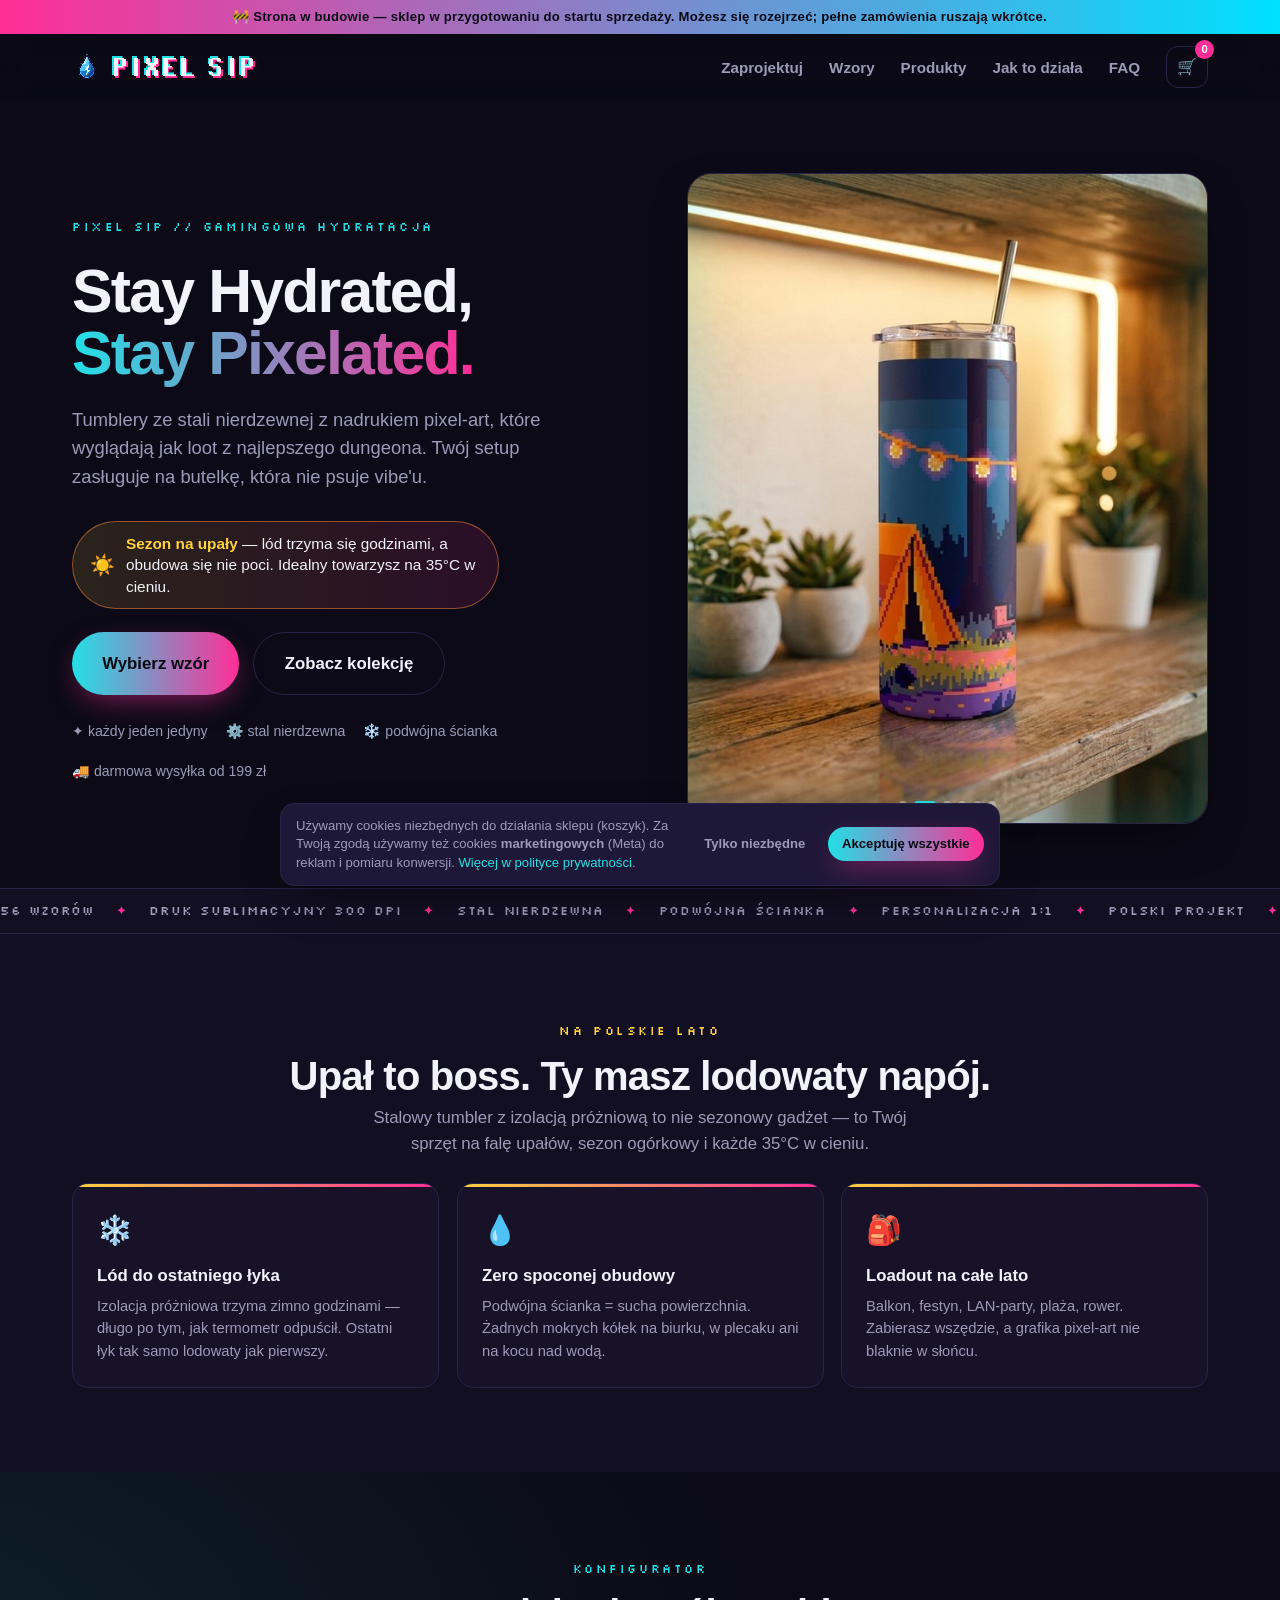
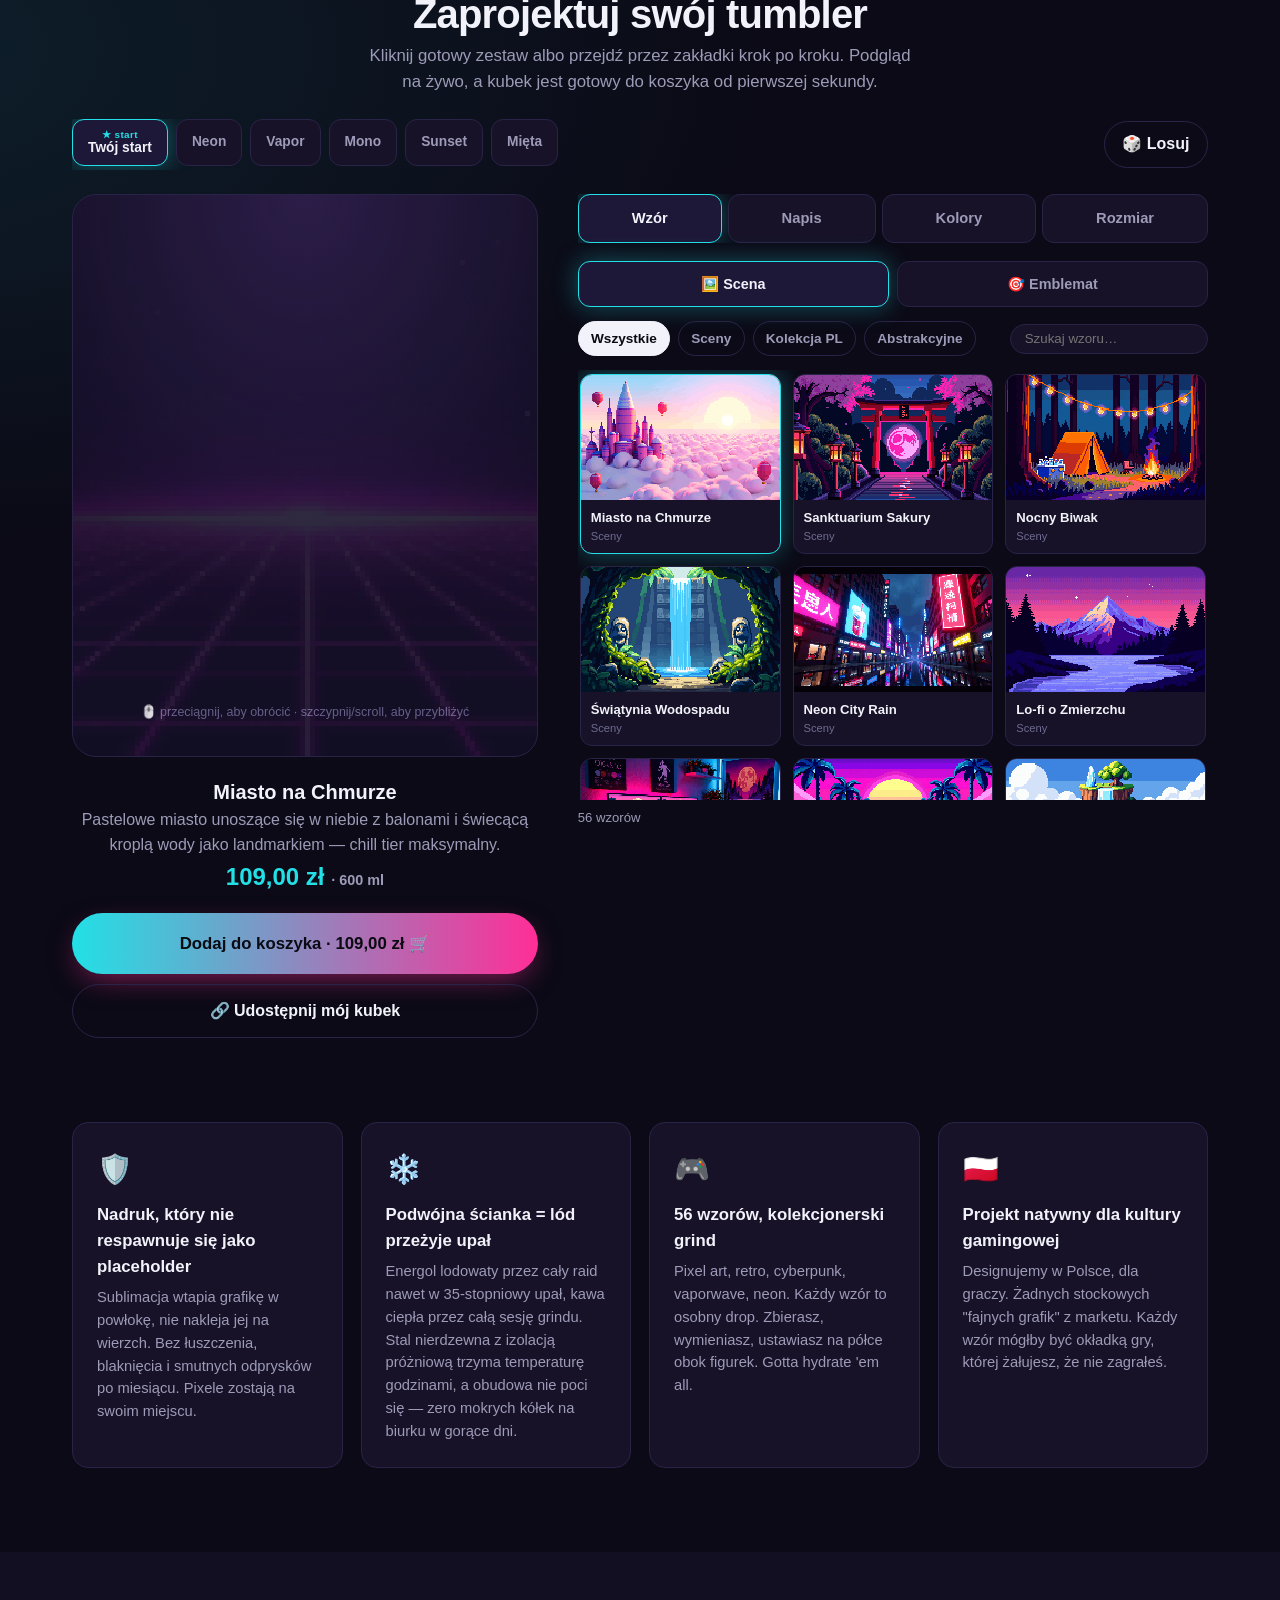
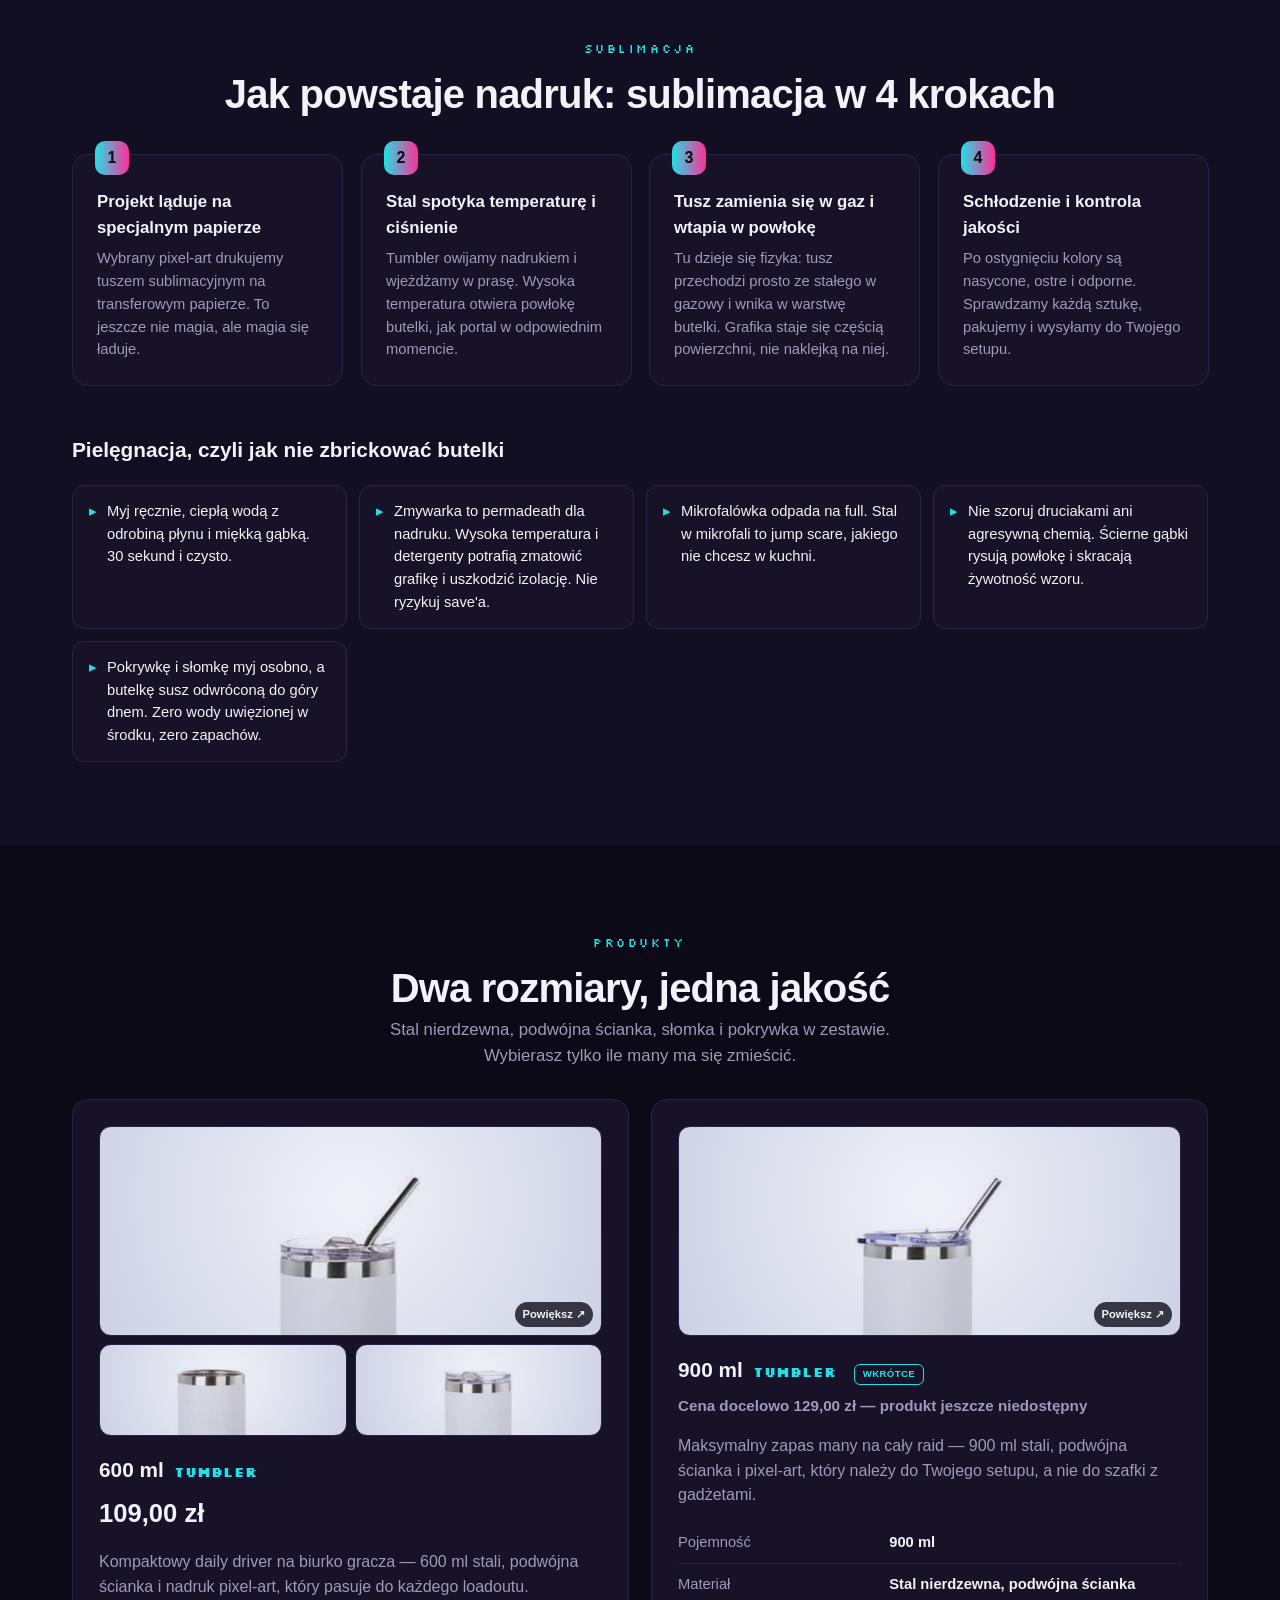
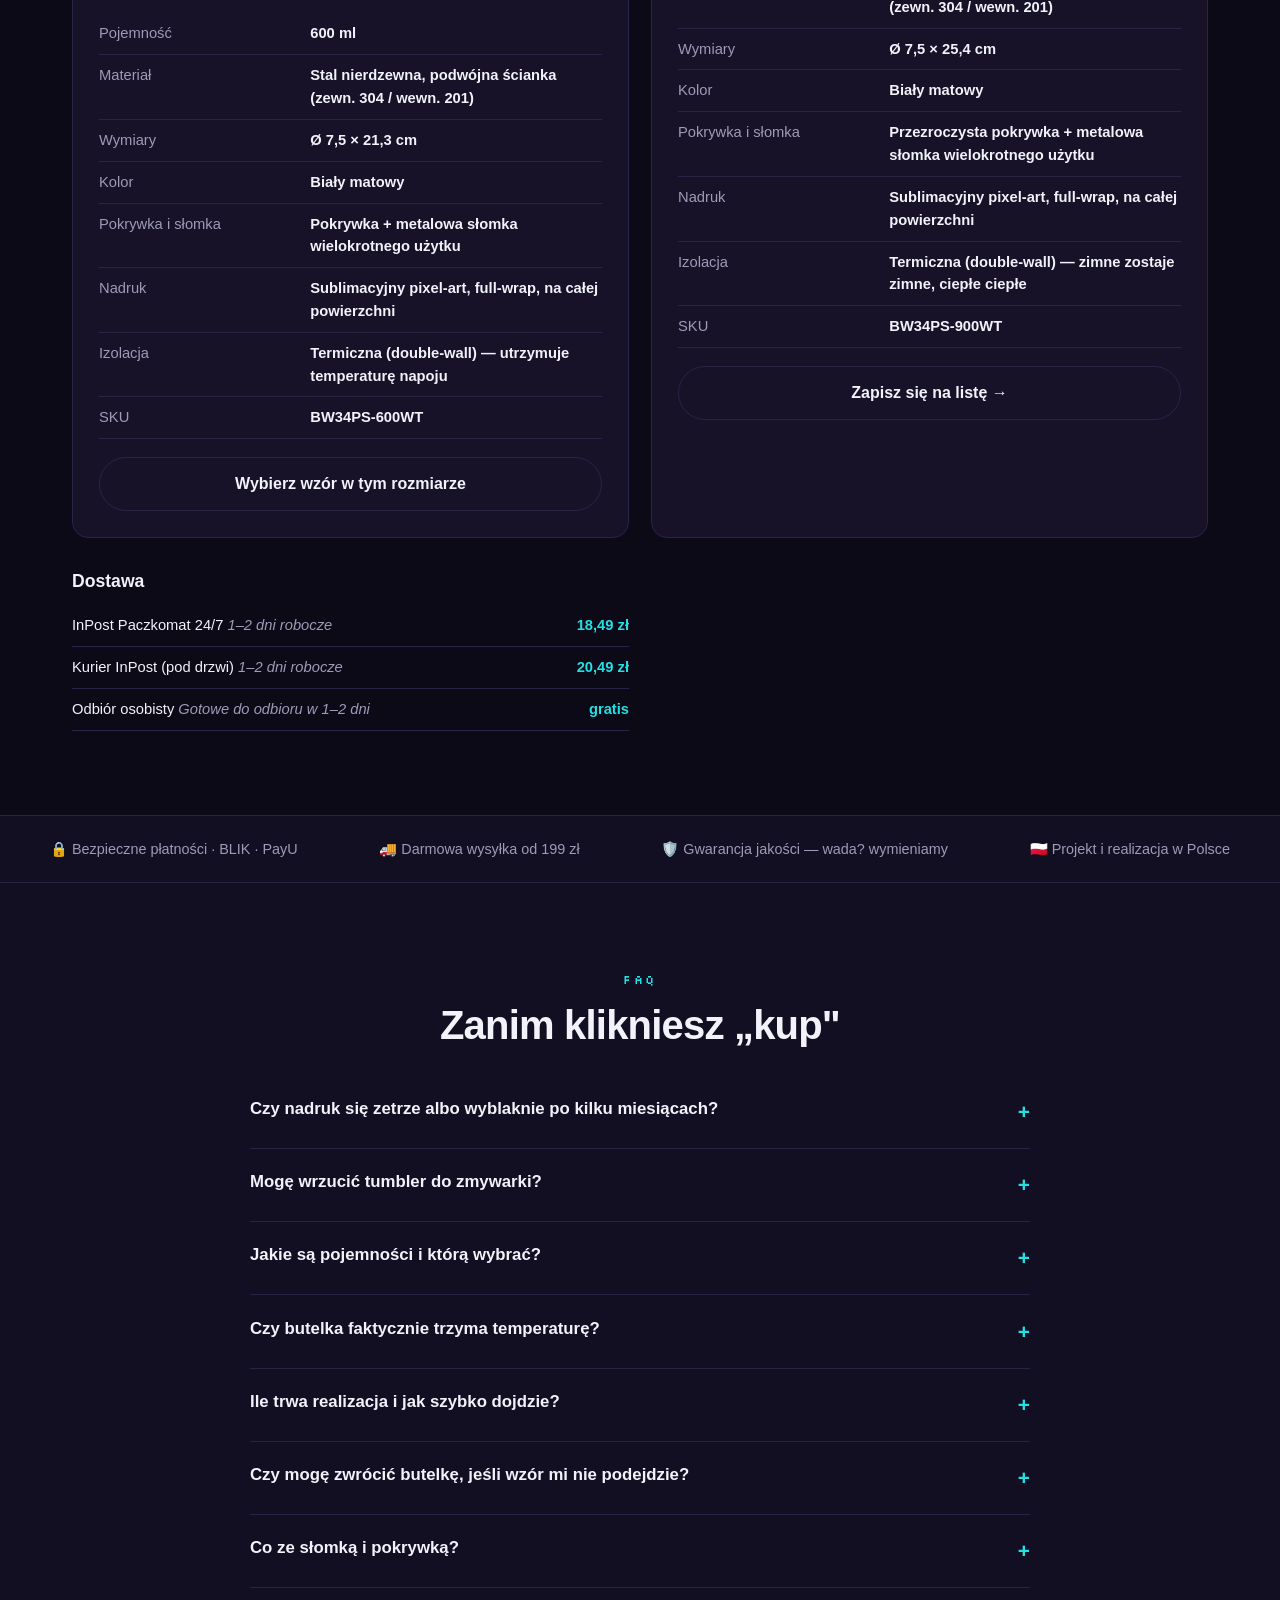
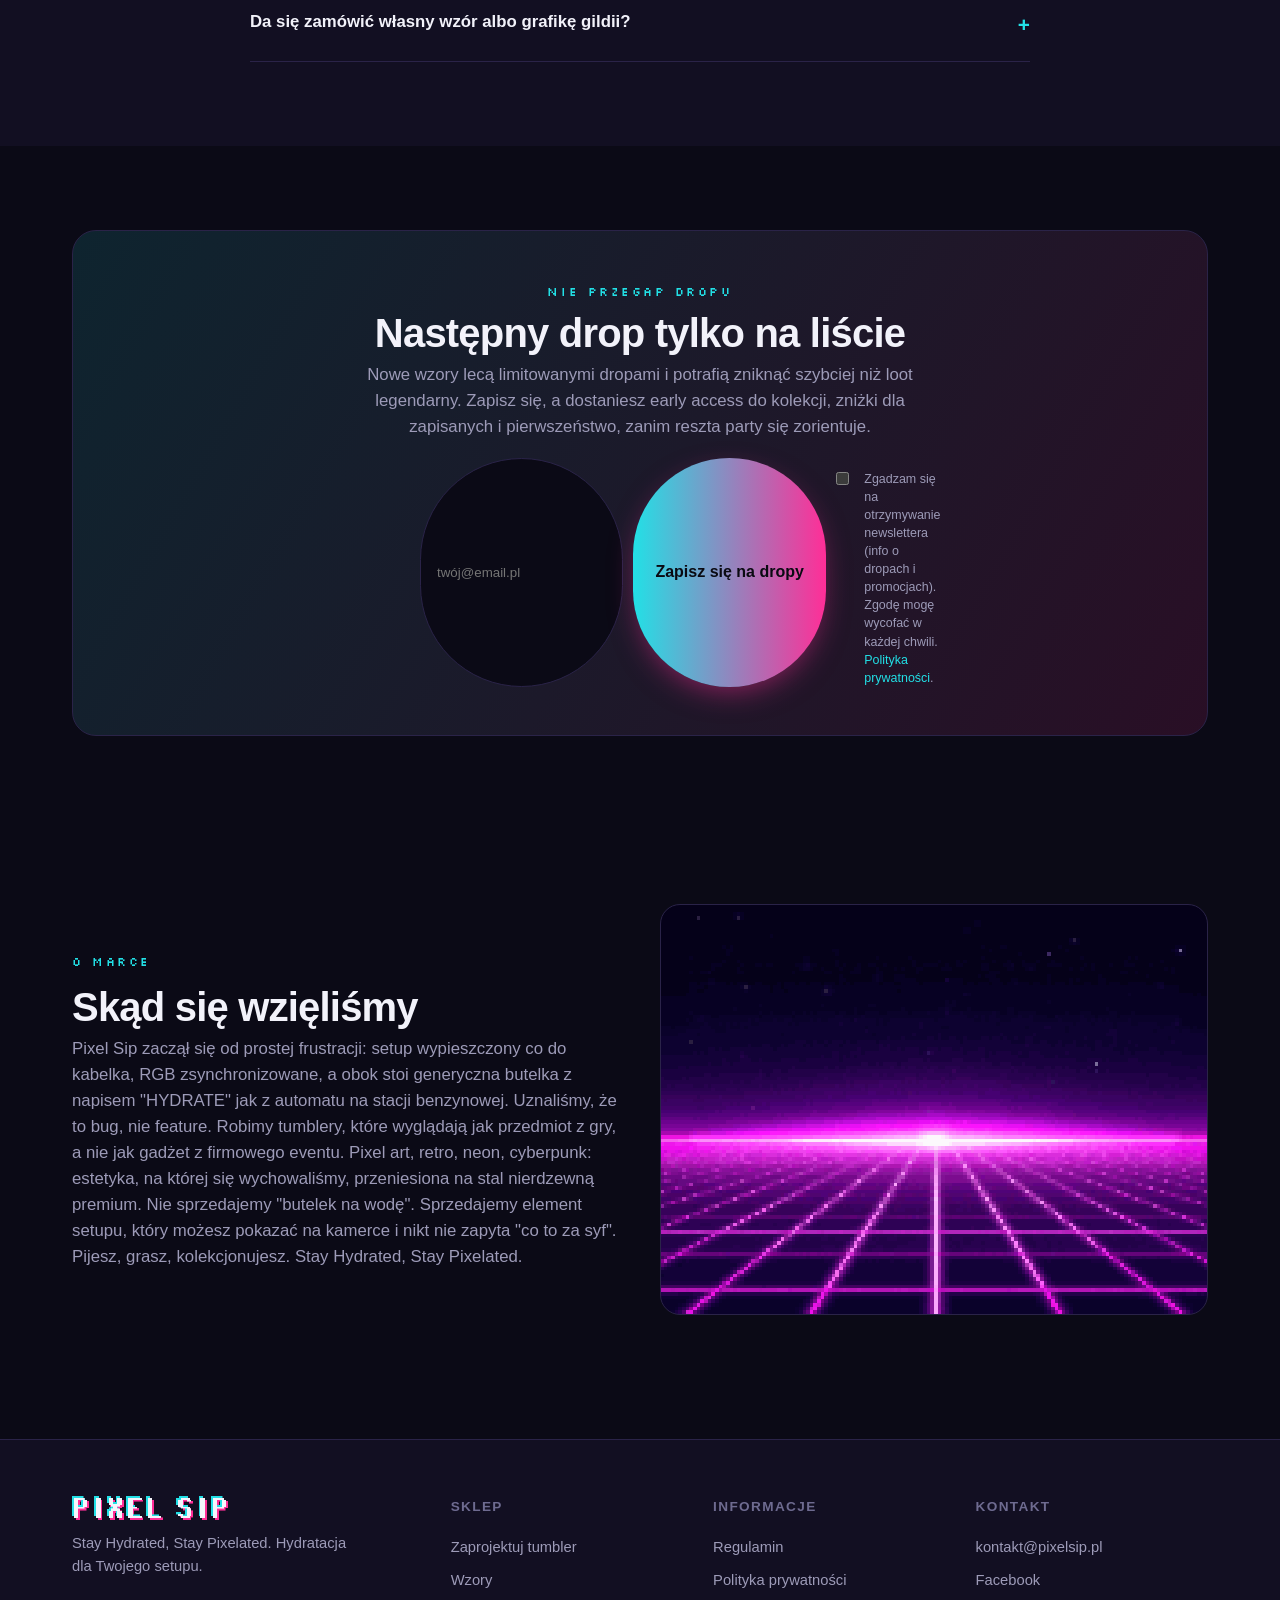
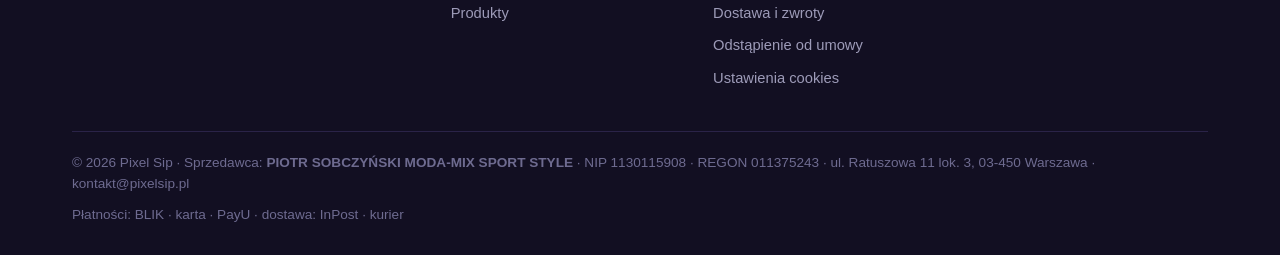
<file: index.html>
<!doctype html>
<html lang="pl">
<head>
<meta charset="utf-8">
<meta name="viewport" content="width=device-width,initial-scale=1">
<meta http-equiv="Content-Security-Policy" content="default-src 'self'; script-src 'self' 'sha256-n26A3Y8/SJD7c8ZfEyl8kkEHPWh08J9GzdHivPcVvOE=' 'sha256-FvKvl/PHkCHeNYxPXKtD1svrf+szHLUPEyFJlbNhdz8=' 'sha256-UAc2B5riqAZ4DJCqLaR4S4OM7L28ENQVqTQwO8V26mU=' https://connect.facebook.net https://analytics.tiktok.com https://*.tiktok.com https://geowidget.inpost.pl https://*.inpost.pl https://*.easypack24.net; connect-src 'self' https://api.pixelsip.pl https://connect.facebook.net https://www.facebook.com https://analytics.tiktok.com https://*.tiktok.com https://*.inpost.pl https://*.easypack24.net; img-src 'self' data: https:; style-src 'self' 'unsafe-inline'; font-src 'self' data:; frame-src https://*.inpost.pl https://*.easypack24.net; worker-src 'self' blob:; object-src 'none'; base-uri 'self'; form-action 'self'; frame-ancestors 'none'">
<title>Pixel Sip - tumblery pixel-art dla graczy</title>
<meta name="description" content="Premium tumblery 600 i 900 ml ze stali nierdzewnej z nadrukiem pixel-art. 56 wzorów: retro, cyberpunk, neon. Stay Hydrated, Stay Pixelated.">
<meta property="og:title" content="Pixel Sip - tumblery pixel-art dla graczy">
<meta property="og:description" content="Premium tumblery 600 i 900 ml ze stali nierdzewnej z nadrukiem pixel-art. 56 wzorów: retro, cyberpunk, neon. Stay Hydrated, Stay Pixelated.">
<meta property="og:type" content="website">
<meta property="og:image" content="https://pixelsip.pl/assets/brand/hero.png">
<meta property="og:locale" content="pl_PL">
<meta property="og:url" content="https://pixelsip.pl/">
<meta property="og:image:width" content="1800">
<meta property="og:image:height" content="1008">
<meta property="og:image:alt" content="Pixel Sip — tumblery pixel-art dla graczy">
<meta name="twitter:card" content="summary_large_image">
<meta name="twitter:title" content="Pixel Sip - tumblery pixel-art dla graczy">
<meta name="twitter:description" content="Premium tumblery 600 i 900 ml ze stali nierdzewnej z nadrukiem pixel-art. 56 wzorów: retro, cyberpunk, neon. Stay Hydrated, Stay Pixelated.">
<meta name="twitter:image" content="https://pixelsip.pl/assets/brand/hero.png">
<link rel="canonical" href="https://pixelsip.pl/">
<meta name="color-scheme" content="dark">
<meta name="theme-color" content="#0B0A16">
<link rel="icon" href="assets/brand/favicon.png" type="image/png">
<link rel="preload" href="assets/fonts/Silkscreen-Bold.woff2" as="font" type="font/woff2" crossorigin>
<link rel="preload" href="assets/fonts/PixelOperator-Bold.woff2" as="font" type="font/woff2" crossorigin>
<link rel="stylesheet" href="css/styles.css?v=ee579aed">
<script type="importmap">{"imports":{"three":"./js/vendor/three.module.js"}}</script>
<script type="application/ld+json">{"@context": "https://schema.org", "@graph": [{"@type": "Organization", "name": "Pixel Sip", "url": "https://pixelsip.pl", "logo": "https://pixelsip.pl/assets/brand/symbol.png", "description": "Premium tumblery 600 i 900 ml ze stali nierdzewnej z nadrukiem pixel-art. 56 wzorów: retro, cyberpunk, neon. Stay Hydrated, Stay Pixelated.", "slogan": "Stay Hydrated, Stay Pixelated", "legalName": "PIOTR SOBCZYŃSKI MODA-MIX SPORT STYLE", "vatID": "PL1130115908", "taxID": "PL1130115908", "email": "kontakt@pixelsip.pl", "address": {"@type": "PostalAddress", "streetAddress": "ul. Ratuszowa 11 lok. 3", "postalCode": "03-450", "addressLocality": "Warszawa", "addressCountry": "PL"}, "contactPoint": {"@type": "ContactPoint", "contactType": "customer support", "email": "kontakt@pixelsip.pl", "areaServed": "PL", "availableLanguage": "pl"}, "sameAs": ["https://www.facebook.com/profile.php?id=61591567704746"]}, {"@type": "Product", "name": "PIXEL SIP Tumbler 600 ml — Stay Hydrated, Stay Pixelated", "image": "assets/products/tumbler-600-12513_1.jpg", "description": "Kompaktowy daily driver na biurko gracza — 600 ml stali, podwójna ścianka i nadruk pixel-art, który pasuje do każdego loadoutu.", "sku": "BW34PS-600WT", "brand": {"@type": "Brand", "name": "Pixel Sip"}, "offers": {"@type": "Offer", "priceCurrency": "PLN", "price": 109, "availability": "https://schema.org/InStock", "itemCondition": "https://schema.org/NewCondition"}}, {"@type": "Product", "name": "PIXEL SIP Tumbler 900 ml — Stay Hydrated, Stay Pixelated", "image": "assets/products/tumbler-900-12514_1.jpg", "description": "Maksymalny zapas many na cały raid — 900 ml stali, podwójna ścianka i pixel-art, który należy do Twojego setupu, a nie do szafki z gadżetami.", "sku": "BW34PS-900WT", "brand": {"@type": "Brand", "name": "Pixel Sip"}, "offers": {"@type": "Offer", "priceCurrency": "PLN", "price": 129, "availability": "https://schema.org/OutOfStock", "itemCondition": "https://schema.org/NewCondition"}}]}</script>
</head>
<body>

<div id="wip-banner" role="status" style="background:linear-gradient(90deg,#FF2E97,#00E0FF);color:#0B0A16;text-align:center;font-size:.82rem;font-weight:700;letter-spacing:.02em;padding:8px 14px;line-height:1.4">🚧 Strona w budowie — sklep w przygotowaniu do startu sprzedaży. Możesz się rozejrzeć; pełne zamówienia ruszają wkrótce.</div>

<header id="site-header"><div class="wrap hdr">
  <a class="logo" href="#top" aria-label="Pixel Sip — strona główna"><img class="sym" src="assets/brand/symbol.png" alt="" aria-hidden="true" width="30" height="30"><img class="mark" src="assets/brand/wordmark.png?v=2842fb25" alt="Pixel Sip"></a>
  <nav id="nav">
    <a href="#configurator">Zaprojektuj</a><a href="#kolekcja">Wzory</a><a href="#produkty">Produkty</a><a href="#jak-to-dziala">Jak to działa</a><a href="#faq">FAQ</a>
  </nav>
  <div class="hdr-actions">
    <button id="nav-toggle" class="icon-btn" aria-label="Otwórz menu" aria-controls="nav" aria-expanded="false">☰</button>
    <button id="cart-toggle" class="icon-btn" aria-label="koszyk">🛒<span class="cart-count" hidden>0</span></button>
  </div>
</div></header>

<main id="top">

<!-- HERO -->
<section class="hero"><div class="wrap hero__inner">
  <div>
    <span class="kicker">PIXEL SIP // gamingowa hydratacja</span>
    <h1>Stay Hydrated,<br><span class="g">Stay Pixelated.</span></h1>
    <p>Tumblery ze stali nierdzewnej z nadrukiem pixel-art, które wyglądają jak loot z najlepszego dungeona. Twój setup zasługuje na butelkę, która nie psuje vibe&#x27;u.</p>
    <div class="hero__summer"><span class="hero__summer-em">☀️</span><span><b>Sezon na upały</b> — lód trzyma się godzinami, a obudowa się nie poci. Idealny towarzysz na 35°C w cieniu.</span></div>
    <div class="hero__cta">
      <a href="#configurator" class="btn btn--primary btn--lg">Wybierz wzór</a>
      <a href="#kolekcja" class="btn btn--ghost btn--lg">Zobacz kolekcję</a>
    </div>
    <div class="hero__badges"><span>✦ każdy jeden jedyny</span><span>⚙️ stal nierdzewna</span><span>❄️ podwójna ścianka</span><span>🚚 darmowa wysyłka od 199 zł</span></div>
  </div>
  <div class="hero__art hero__carousel" role="img" aria-label="Pixel Sip w akcji — prawdziwe zdjęcia tumblerów z wzorami pixel-art"><div class="hero__slide is-active" style="background-image:url('assets/lifestyle/2-window-city.jpg?v=bf45748f')" data-amb="https://pixelsip.pl/assets/designs/cloud-city.png?v=6329dd49"></div><div class="hero__slide" style="background-image:url('assets/lifestyle/4-cozy-shelf.jpg?v=7609733b')" data-amb="https://pixelsip.pl/assets/designs/forest-camp.png?v=283405e8"></div><div class="hero__slide" style="background-image:url('assets/lifestyle/1-desk-neon.jpg?v=e6ae84a9')" data-amb="https://pixelsip.pl/assets/designs/neon-city.png?v=010a8fd9"></div><div class="hero__slide" style="background-image:url('assets/lifestyle/6-esport.jpg?v=6ccd2e5e')" data-amb="https://pixelsip.pl/assets/designs/esport-arena.png?v=11b04e60"></div><div class="hero__slide" style="background-image:url('assets/lifestyle/3-hero.jpg?v=83216513')" data-amb="https://pixelsip.pl/assets/designs/neon-city.png?v=010a8fd9"></div><div class="hero__slide" style="background-image:url('assets/lifestyle/5-desk-moody.jpg?v=38b40c19')" data-amb="https://pixelsip.pl/assets/designs/glitch-bars.png?v=9751609e"></div><div class="hero__dots"><button class="hero__dot is-active" data-hero-dot="0" type="button" aria-label="Zdjęcie 1: Cloud City"></button><button class="hero__dot" data-hero-dot="1" type="button" aria-label="Zdjęcie 2: Forest Camp"></button><button class="hero__dot" data-hero-dot="2" type="button" aria-label="Zdjęcie 3: Neon City"></button><button class="hero__dot" data-hero-dot="3" type="button" aria-label="Zdjęcie 4: Esport Arena"></button><button class="hero__dot" data-hero-dot="4" type="button" aria-label="Zdjęcie 5: Neon City"></button><button class="hero__dot" data-hero-dot="5" type="button" aria-label="Zdjęcie 6: Glitch Bars"></button></div></div>
</div></section>

<!-- MARQUEE -->
<div class="marquee" aria-hidden="true"><div class="marquee__track">
  <span>56 WZORÓW <i>✦</i> DRUK SUBLIMACYJNY 300 DPI <i>✦</i> STAL NIERDZEWNA <i>✦</i> PODWÓJNA ŚCIANKA <i>✦</i> PERSONALIZACJA 1:1 <i>✦</i> POLSKI PROJEKT <i>✦</i> STAY HYDRATED · STAY PIXELATED <i>✦</i> </span>
  <span>56 WZORÓW <i>✦</i> DRUK SUBLIMACYJNY 300 DPI <i>✦</i> STAL NIERDZEWNA <i>✦</i> PODWÓJNA ŚCIANKA <i>✦</i> PERSONALIZACJA 1:1 <i>✦</i> POLSKI PROJEKT <i>✦</i> STAY HYDRATED · STAY PIXELATED <i>✦</i> </span>
</div></div>

<section class="summer section"><div class="wrap">
  <div class="center" style="margin-bottom:26px"><span class="kicker kicker--hot">Na polskie lato</span><h2>Upał to boss. Ty masz lodowaty napój.</h2><p class="lead">Stalowy tumbler z izolacją próżniową to nie sezonowy gadżet — to Twój sprzęt na falę upałów, sezon ogórkowy i każde 35°C w cieniu.</p></div>
  <div class="summer-grid">
    <div class="summer-card"><span class="summer-em">❄️</span><h3>Lód do ostatniego łyka</h3><p>Izolacja próżniowa trzyma zimno godzinami — długo po tym, jak termometr odpuścił. Ostatni łyk tak samo lodowaty jak pierwszy.</p></div>
    <div class="summer-card"><span class="summer-em">💧</span><h3>Zero spoconej obudowy</h3><p>Podwójna ścianka = sucha powierzchnia. Żadnych mokrych kółek na biurku, w plecaku ani na kocu nad wodą.</p></div>
    <div class="summer-card"><span class="summer-em">🎒</span><h3>Loadout na całe lato</h3><p>Balkon, festyn, LAN-party, plaża, rower. Zabierasz wszędzie, a grafika pixel-art nie blaknie w słońcu.</p></div>
  </div>
</div></section>

<!-- KONFIGURATOR -->
<section class="section" id="configurator"><div class="wrap">
  <div class="center" style="margin-bottom:24px"><span class="kicker">Konfigurator</span><h2>Zaprojektuj swój tumbler</h2><p class="lead">Kliknij gotowy zestaw albo przejdź przez zakładki krok po kroku. Podgląd na żywo, a kubek jest gotowy do koszyka od pierwszej sekundy.</p></div>

  <div id="edit-banner" class="edit-banner off">✏️ <b>Edytujesz kubek z koszyka</b> — zmień, co chcesz, i kliknij „Zapisz zmiany". <button type="button" id="edit-cancel" class="linkrow">Anuluj edycję</button></div>

  <!-- Pasek skrótów: gotowe presety + losuj -->
  <div class="quickstart">
    <div class="quickstart__presets" id="presets" aria-label="Gotowe zestawy"></div>
    <button id="btn-random" class="btn btn--ghost quickstart__random" type="button">🎲 Losuj</button>
  </div>

  <div class="config">
    <div class="preview"><div class="preview__stage">
      <div id="tumbler3d" role="img" aria-label="Podgląd 3D tumblera z Twoim wzorem"></div>
      <p class="hint3d">🖱️ przeciągnij, aby obrócić · szczypnij/scroll, aby przybliżyć</p>
    </div>
    <div class="preview__info"><h3 id="preview-name">—</h3><p class="muted" id="preview-blurb"></p>
      <div class="preview__price"><span id="preview-price">—</span> <s id="preview-compare" hidden></s> <span class="muted" style="font-size:.9rem">· <span id="preview-size"></span></span></div>
    </div>
    <div class="preview__cta">
      <button id="preview-add" class="btn btn--primary btn--lg btn--block">Dodaj do koszyka 🛒</button>
      <button id="preview-share" type="button" class="btn btn--ghost btn--block">🔗 Udostępnij mój kubek</button>
    </div></div>

    <div class="config__panel">
      <!-- Zakładki kreatora -->
      <nav class="tabs" id="config-tabs" role="tablist" aria-label="Kroki konfiguratora">
        <button id="tab-design" class="tab is-active" data-tab="design" role="tab" aria-selected="true" aria-controls="tabpanel-design" tabindex="0">Wzór</button>
        <button id="tab-strip" class="tab" data-tab="strip" role="tab" aria-selected="false" aria-controls="tabpanel-strip" tabindex="-1">Napis</button>
        <button id="tab-colors" class="tab" data-tab="colors" role="tab" aria-selected="false" aria-controls="tabpanel-colors" tabindex="-1">Kolory</button>
        <button id="tab-size" class="tab" data-tab="size" role="tab" aria-selected="false" aria-controls="tabpanel-size" tabindex="-1">Rozmiar</button>
      </nav>

      <!-- ZAKŁADKA: WZÓR -->
      <div id="tabpanel-design" class="tab-content is-active" data-tabpanel="design" role="tabpanel" aria-labelledby="tab-design">
        <div class="base-tabs">
          <button class="base-tab is-active" data-base="scene" aria-pressed="true">🖼️ Scena</button>
          <button class="base-tab" data-base="tile" aria-pressed="false">🎯 Emblemat</button>
        </div>
        <div class="base-panel" id="panel-scene">
          <div class="gallery-tools">
            <div class="chips" id="kolekcja">
              <button class="chip is-active" data-cat="all">Wszystkie</button>
              <button class="chip" data-cat="sceny">Sceny</button>
              <button class="chip" data-cat="pl">Kolekcja PL</button>
              <button class="chip" data-cat="abstrakcyjne">Abstrakcyjne</button>
            </div>
            <input id="design-search" type="search" placeholder="Szukaj wzoru…" aria-label="szukaj wzoru">
          </div>
          <div class="gallery-wrap">
            <button class="gallery-nav gallery-nav--prev" data-gallery-nav="-1" aria-label="Poprzednie wzory" hidden><svg viewBox="0 0 24 24" width="20" height="20" aria-hidden="true"><path d="M15 5l-7 7 7 7" fill="none" stroke="currentColor" stroke-width="2.4" stroke-linecap="round" stroke-linejoin="round"/></svg></button>
            <div class="gallery" id="design-gallery" role="region" aria-label="Wzory tumblera" tabindex="0"></div>
            <button class="gallery-nav gallery-nav--next" data-gallery-nav="1" aria-label="Następne wzory"><svg viewBox="0 0 24 24" width="20" height="20" aria-hidden="true"><path d="M9 5l7 7-7 7" fill="none" stroke="currentColor" stroke-width="2.4" stroke-linecap="round" stroke-linejoin="round"/></svg></button>
          </div>
          <p class="gallery-status muted"><span id="gallery-position"></span><span id="gallery-total"><span id="gallery-count">0</span> wzorów</span></p>
        </div>
        <div class="base-panel off" id="panel-tile">
          <div class="chips" id="emblem-cats"></div>
          <div class="emb-tray" id="emblem-tray"></div>
          <div class="color-row"><span class="color-lbl">Rozmiar</span><div class="strip-opts" id="tile-sizes" style="flex:1"></div></div>
          <div class="color-row"><span class="color-lbl color-lbl--bg">Tło</span><div class="strip-colors" id="tile-bg"></div></div>
        </div>
      </div>

      <!-- ZAKŁADKA: NAPIS -->
      <div id="tabpanel-strip" class="tab-content" data-tabpanel="strip" role="tabpanel" aria-labelledby="tab-strip">
        <p class="tab-banner">✦ Masz już gotowy pasek <b>PIXEL SIP</b> — zmień tylko, jeśli chcesz.</p>
        <div class="field"><label>Gdzie pasek?</label>
          <div class="strip-opts" id="strip-options">
            <button class="strip-opt is-active" data-strip="both" aria-pressed="true">Góra i dół</button>
            <button class="strip-opt" data-strip="top" aria-pressed="false">Tylko góra</button>
            <button class="strip-opt" data-strip="bot" aria-pressed="false">Tylko dół</button>
            <button class="strip-opt" data-strip="none" aria-pressed="false">Bez paska</button>
          </div>
        </div>
        <div class="field" id="strip-text-fields">
          <div class="strip-group__h off" id="strip-top-header">Pasek górny</div>
          <label>Twój napis <span class="hint">— max 14 znaków, puste = „PIXEL SIP"</span></label>
          <div class="strip-text-row"><input id="strip-text-top" type="text" maxlength="14" placeholder="PIXEL SIP — własny napis" autocomplete="off" spellcheck="false" aria-label="Napis paska (górny)"></div>
          <div class="color-row color-row--sep" style="margin-top:10px"><span class="color-lbl">Rozmiar</span><div class="strip-opts" id="strip-sizes-top" style="flex:1"></div></div>
          <button class="linkrow" id="toggle-split-text" type="button" aria-pressed="false" style="margin-top:12px">🔁 Osobny napis i rozmiar na dole</button>
          <div class="off" id="strip-bot-block" style="margin-top:12px">
            <div class="strip-group__h">Pasek dolny</div>
            <div class="strip-text-row"><input id="strip-text-bot" type="text" maxlength="14" placeholder="Napis dolnego paska" autocomplete="off" spellcheck="false" aria-label="Napis paska dolnego"></div>
            <div class="color-row"><span class="color-lbl">Rozmiar</span><div class="strip-opts" id="strip-sizes-bot" style="flex:1"></div></div>
          </div>
          <p class="muted" style="font-size:.82rem;margin-top:10px">To Twój kubek — wpisz ksywę, gildię albo cokolwiek. ⌨️</p>
        </div>
      </div>

      <!-- ZAKŁADKA: KOLORY -->
      <div id="tabpanel-colors" class="tab-content" data-tabpanel="colors" role="tabpanel" aria-labelledby="tab-colors">
        <p class="tab-banner off" id="colors-none">Pasek wyłączony — włącz go w zakładce „Napis", żeby dobrać kolory.</p>
        <div id="colors-panel">
          <button class="linkrow is-active" id="toggle-sync" type="button" aria-pressed="true">🔁 Dół taki sam jak góra</button>
          <div class="seg off" id="color-side" style="margin-top:12px">
            <button class="strip-opt is-active" data-colside="top">Pasek górny</button>
            <button class="strip-opt" data-colside="bot">Pasek dolny</button>
          </div>
          <div class="seg" id="color-kind" style="margin-top:8px">
            <button class="strip-opt" data-colkind="bg">Tło</button>
            <button class="strip-opt is-active" data-colkind="text">Napis</button>
          </div>
          <div class="strip-colors" id="active-palette" style="margin-top:12px"></div>
          <button class="linkrow" id="toggle-more-colors" type="button" style="margin-top:10px">Więcej kolorów ⌄</button>
        </div>
      </div>

      <!-- ZAKŁADKA: ROZMIAR + GOTOWE -->
      <div id="tabpanel-size" class="tab-content" data-tabpanel="size" role="tabpanel" aria-labelledby="tab-size">
        <div class="field"><label>Pojemność</label><div class="size-opts" id="size-options"></div></div>
        <div class="build-summary" id="build-summary">—</div>
        <p class="unique-note">✦ <b>Tylko Twój.</b> Każdy kubek powstaje pod konkretne zamówienie — z Twoim wzorem i napisem. Drugiego takiego nie ma nikt.</p>
        <div class="add-row"><button id="add-to-cart" class="btn btn--primary btn--lg btn--block">Dodaj do koszyka 🛒</button>
          <button id="share-build" type="button" class="btn btn--ghost btn--block">🔗 Udostępnij mój kubek</button></div>
      </div>
    </div>
  </div>
</div></section>

<!-- VALUE PROPS -->
<section class="section" style="padding-top:0"><div class="wrap">
  <div class="values"><div class="value"><span class="emoji">🛡️</span><h3>Nadruk, który nie respawnuje się jako placeholder</h3><p>Sublimacja wtapia grafikę w powłokę, nie nakleja jej na wierzch. Bez łuszczenia, blaknięcia i smutnych odprysków po miesiącu. Pixele zostają na swoim miejscu.</p></div><div class="value"><span class="emoji">❄️</span><h3>Podwójna ścianka = lód przeżyje upał</h3><p>Energol lodowaty przez cały raid nawet w 35-stopniowy upał, kawa ciepła przez całą sesję grindu. Stal nierdzewna z izolacją próżniową trzyma temperaturę godzinami, a obudowa nie poci się — zero mokrych kółek na biurku w gorące dni.</p></div><div class="value"><span class="emoji">🎮</span><h3>56 wzorów, kolekcjonerski grind</h3><p>Pixel art, retro, cyberpunk, vaporwave, neon. Każdy wzór to osobny drop. Zbierasz, wymieniasz, ustawiasz na półce obok figurek. Gotta hydrate &#x27;em all.</p></div><div class="value"><span class="emoji">🇵🇱</span><h3>Projekt natywny dla kultury gamingowej</h3><p>Designujemy w Polsce, dla graczy. Żadnych stockowych &quot;fajnych grafik&quot; z marketu. Każdy wzór mógłby być okładką gry, której żałujesz, że nie zagrałeś.</p></div></div>
</div></section>

<!-- JAK TO DZIALA -->
<section class="section" id="jak-to-dziala" style="background:var(--bg2)"><div class="wrap">
  <div class="center" style="margin-bottom:40px"><span class="kicker">Sublimacja</span><h2>Jak powstaje nadruk: sublimacja w 4 krokach</h2></div>
  <div class="steps"><div class="step"><h3>Projekt ląduje na specjalnym papierze</h3><p>Wybrany pixel-art drukujemy tuszem sublimacyjnym na transferowym papierze. To jeszcze nie magia, ale magia się ładuje.</p></div><div class="step"><h3>Stal spotyka temperaturę i ciśnienie</h3><p>Tumbler owijamy nadrukiem i wjeżdżamy w prasę. Wysoka temperatura otwiera powłokę butelki, jak portal w odpowiednim momencie.</p></div><div class="step"><h3>Tusz zamienia się w gaz i wtapia w powłokę</h3><p>Tu dzieje się fizyka: tusz przechodzi prosto ze stałego w gazowy i wnika w warstwę butelki. Grafika staje się częścią powierzchni, nie naklejką na niej.</p></div><div class="step"><h3>Schłodzenie i kontrola jakości</h3><p>Po ostygnięciu kolory są nasycone, ostre i odporne. Sprawdzamy każdą sztukę, pakujemy i wysyłamy do Twojego setupu.</p></div></div>
  <h3 style="margin:48px 0 4px;font-size:1.3rem">Pielęgnacja, czyli jak nie zbrickować butelki</h3>
  <ul class="care"><li>Myj ręcznie, ciepłą wodą z odrobiną płynu i miękką gąbką. 30 sekund i czysto.</li><li>Zmywarka to permadeath dla nadruku. Wysoka temperatura i detergenty potrafią zmatowić grafikę i uszkodzić izolację. Nie ryzykuj save&#x27;a.</li><li>Mikrofalówka odpada na full. Stal w mikrofali to jump scare, jakiego nie chcesz w kuchni.</li><li>Nie szoruj druciakami ani agresywną chemią. Ścierne gąbki rysują powłokę i skracają żywotność wzoru.</li><li>Pokrywkę i słomkę myj osobno, a butelkę susz odwróconą do góry dnem. Zero wody uwięzionej w środku, zero zapachów.</li></ul>
</div></section>

<!-- PRODUKTY / SPECYFIKACJA -->
<section class="section" id="produkty"><div class="wrap">
  <div class="center" style="margin-bottom:30px"><span class="kicker">Produkty</span><h2>Dwa rozmiary, jedna jakość</h2><p class="lead">Stal nierdzewna, podwójna ścianka, słomka i pokrywka w zestawie. Wybierasz tylko ile many ma się zmieścić.</p></div>
  <div class="specs"><article class="spec-card"><div class="prod-gallery prod-gallery--3" aria-label="Galeria produktu 600 ml"><a class="prod-photo" href="assets/products/tumbler-600-12513_1.jpg" target="_blank" rel="noopener" aria-label="Powiększ zdjęcie 1 tumblera 600 ml"><img src="assets/products/tumbler-600-12513_1.jpg" alt="Tumbler 600 ml — widok 1" loading="lazy" decoding="async"></a><a class="prod-photo" href="assets/products/tumbler-600-12513_2.jpg" target="_blank" rel="noopener" aria-label="Powiększ zdjęcie 2 tumblera 600 ml"><img src="assets/products/tumbler-600-12513_2.jpg" alt="Tumbler 600 ml — widok 2" loading="lazy" decoding="async"></a><a class="prod-photo" href="assets/products/tumbler-600-12513_3.jpg" target="_blank" rel="noopener" aria-label="Powiększ zdjęcie 3 tumblera 600 ml"><img src="assets/products/tumbler-600-12513_3.jpg" alt="Tumbler 600 ml — widok 3" loading="lazy" decoding="async"></a></div><h3>600 ml <span class="cap">tumbler</span></h3><div class="price">109,00 zł </div><p class="muted" style="margin-bottom:14px">Kompaktowy daily driver na biurko gracza — 600 ml stali, podwójna ścianka i nadruk pixel-art, który pasuje do każdego loadoutu.</p><table class="spec-table"><tr><td>Pojemność</td><td>600 ml</td></tr><tr><td>Materiał</td><td>Stal nierdzewna, podwójna ścianka (zewn. 304 / wewn. 201)</td></tr><tr><td>Wymiary</td><td>Ø 7,5 × 21,3 cm</td></tr><tr><td>Kolor</td><td>Biały matowy</td></tr><tr><td>Pokrywka i słomka</td><td>Pokrywka + metalowa słomka wielokrotnego użytku</td></tr><tr><td>Nadruk</td><td>Sublimacyjny pixel-art, full-wrap, na całej powierzchni</td></tr><tr><td>Izolacja</td><td>Termiczna (double-wall) — utrzymuje temperaturę napoju</td></tr><tr><td>SKU</td><td>BW34PS-600WT</td></tr></table><a href="#configurator" class="btn btn--ghost btn--block" style="margin-top:18px">Wybierz wzór w tym rozmiarze</a></article><article class="spec-card"><div class="prod-gallery prod-gallery--1" aria-label="Galeria produktu 900 ml"><a class="prod-photo" href="assets/products/tumbler-900-12514_1.jpg" target="_blank" rel="noopener" aria-label="Powiększ zdjęcie 1 tumblera 900 ml"><img src="assets/products/tumbler-900-12514_1.jpg" alt="Tumbler 900 ml — widok 1" loading="lazy" decoding="async"></a></div><h3>900 ml <span class="cap">tumbler</span><span style="display:inline-block;margin-left:8px;padding:2px 8px;border:1px solid var(--cyan);border-radius:6px;font-size:.6rem;letter-spacing:.04em;color:var(--cyan);vertical-align:middle">WKRÓTCE</span></h3><div class="price muted" style="font-size:.95rem">Cena docelowo 129,00 zł — produkt jeszcze niedostępny</div><p class="muted" style="margin-bottom:14px">Maksymalny zapas many na cały raid — 900 ml stali, podwójna ścianka i pixel-art, który należy do Twojego setupu, a nie do szafki z gadżetami.</p><table class="spec-table"><tr><td>Pojemność</td><td>900 ml</td></tr><tr><td>Materiał</td><td>Stal nierdzewna, podwójna ścianka (zewn. 304 / wewn. 201)</td></tr><tr><td>Wymiary</td><td>Ø 7,5 × 25,4 cm</td></tr><tr><td>Kolor</td><td>Biały matowy</td></tr><tr><td>Pokrywka i słomka</td><td>Przezroczysta pokrywka + metalowa słomka wielokrotnego użytku</td></tr><tr><td>Nadruk</td><td>Sublimacyjny pixel-art, full-wrap, na całej powierzchni</td></tr><tr><td>Izolacja</td><td>Termiczna (double-wall) — zimne zostaje zimne, ciepłe ciepłe</td></tr><tr><td>SKU</td><td>BW34PS-900WT</td></tr></table><a href="#configurator" class="btn btn--ghost btn--block" style="margin-top:18px">Zapisz się na listę →</a></article></div>
  
  <div class="delivery-info">
    <div><h3>Dostawa</h3><ul id="delivery-list" class="delivery-ul"></ul></div>
  </div>
</div></section>

<!-- TRUST STRIP -->
<section style="background:var(--bg2);border-block:1px solid var(--line)"><div class="wrap trust-strip">
  <span>🔒 Bezpieczne płatności · BLIK · PayU</span>
  <span>🚚 Darmowa wysyłka od 199 zł</span>
  <span>🛡️ Gwarancja jakości — wada? wymieniamy</span>
  <span>🇵🇱 Projekt i realizacja w Polsce</span>
</div></section>

<!-- FAQ -->
<section class="section" id="faq" style="background:var(--bg2)"><div class="wrap">
  <div class="center" style="margin-bottom:30px"><span class="kicker">FAQ</span><h2>Zanim klikniesz „kup"</h2></div>
  <div class="faq"><div class="faq-item"><button class="faq-q" aria-expanded="false">Czy nadruk się zetrze albo wyblaknie po kilku miesiącach?</button><div class="faq-a"><p>Nie, bo to sublimacja, nie naklejka. Grafika jest wtopiona w powłokę butelki, więc nie łuszczy się i nie odpryskuje. Przy myciu ręcznym (zgodnie z pielęgnacją) wzór zostaje ostry i nasycony na lata. Zmywarka to jedyny realny boss, który może mu zaszkodzić.</p></div></div><div class="faq-item"><button class="faq-q" aria-expanded="false">Mogę wrzucić tumbler do zmywarki?</button><div class="faq-a"><p>Szczerze: lepiej nie. Wysoka temperatura i detergenty w zmywarce potrafią zmatowić nadruk i osłabić izolację podwójnej ścianki. Mycie ręczne zajmuje 30 sekund i to jedyny sposób, żeby butelka wyglądała jak nowa po setkach sesji.</p></div></div><div class="faq-item"><button class="faq-q" aria-expanded="false">Jakie są pojemności i którą wybrać?</button><div class="faq-a"><p>Na start robimy 600 ml — kompaktowy, idealny na biurko i do plecaka, ze stali nierdzewnej z podwójną ścianką. Wersję 900 ml mamy w planach — jeśli Cię interesuje, zapisz się na powiadomienie przy wyborze rozmiaru, a damy znać, gdy ruszy.</p></div></div><div class="faq-item"><button class="faq-q" aria-expanded="false">Czy butelka faktycznie trzyma temperaturę?</button><div class="faq-a"><p>Tak. Podwójna ścianka ze stali nierdzewnej izoluje napój, więc zimne zostaje zimne, a ciepłe ciepłe przez wiele godzin. Bonus: obudowa nie poci się na biurku, więc żadnych mokrych kółek pod myszką ani na klawiaturze.</p></div></div><div class="faq-item"><button class="faq-q" aria-expanded="false">Ile trwa realizacja i jak szybko dojdzie?</button><div class="faq-a"><p>Każdy tumbler zdobi się na zamówienie, więc realizacja zajmuje zwykle 2-4 dni robocze, a potem kurier dostarcza paczkę w 1-2 dni robocze. Status śledzisz na bieżąco. Drop nowych wzorów potrafi wydłużyć kolejkę, ale dajemy znać z wyprzedzeniem.</p></div></div><div class="faq-item"><button class="faq-q" aria-expanded="false">Czy mogę zwrócić butelkę, jeśli wzór mi nie podejdzie?</button><div class="faq-a"><p>Twój kubek powstaje na zamówienie z wybranym przez Ciebie wzorem, więc jako produkt personalizowany nie podlega standardowemu 14-dniowemu zwrotowi (art. 38 pkt 3 ustawy o prawach konsumenta) — przypominamy o tym też przy składaniu zamówienia. Ale spokojnie: wadliwy nadruk, uszkodzenie w transporcie albo nasz błąd? Piszesz, my wymieniamy. Zależy nam, żebyś był zadowolony.</p></div></div><div class="faq-item"><button class="faq-q" aria-expanded="false">Co ze słomką i pokrywką?</button><div class="faq-a"><p>W zestawie dostajesz szczelną pokrywkę i wielorazową słomkę. Pokrywka ogranicza rozlewanie przy nieuważnym ruchu (zdarza się w klatchu), a słomkę i wieczko myjesz osobno. Na wymianę słomek też damy radę.</p></div></div><div class="faq-item"><button class="faq-q" aria-expanded="false">Da się zamówić własny wzór albo grafikę gildii?</button><div class="faq-a"><p>Pracujemy nad custom dropami i zamówieniami grupowymi (gildie, teamy, prezenty firmowe bez korpo-nudy). Jeśli masz pomysł na własny pixel-art albo logo teamu, napisz do nas, a sprawdzimy, czy da się to wbić na stal.</p></div></div></div>
</div></section>

<!-- NEWSLETTER -->
<section class="section"><div class="wrap">
  <div class="cta-band">
    <span class="kicker">Nie przegap dropu</span>
    <h2 style="margin:.2em 0">Następny drop tylko na liście</h2>
    <p class="lead" style="margin:0 auto">Nowe wzory lecą limitowanymi dropami i potrafią zniknąć szybciej niż loot legendarny. Zapisz się, a dostaniesz early access do kolekcji, zniżki dla zapisanych i pierwszeństwo, zanim reszta party się zorientuje.</p>
    <form class="nl-form" id="nl-form">
      <div class="nl-row"><input type="email" name="email" required placeholder="twój@email.pl" aria-label="adres e-mail"><button class="btn btn--primary" type="submit">Zapisz się na dropy</button></div>
      <label class="nl-consent"><input type="checkbox" name="consent" required> Zgadzam się na otrzymywanie newslettera (info o dropach i promocjach). Zgodę mogę wycofać w każdej chwili. <a href="pages/polityka-prywatnosci.html">Polityka prywatności</a>.</label>
      <p class="nl-msg" id="nl-msg" role="status" aria-live="polite" hidden></p>
    </form>
  </div>
</div></section>

<!-- ABOUT -->
<section class="section"><div class="wrap about">
  <div><span class="kicker">O marce</span><h2>Skąd się wzięliśmy</h2><p class="lead">Pixel Sip zaczął się od prostej frustracji: setup wypieszczony co do kabelka, RGB zsynchronizowane, a obok stoi generyczna butelka z napisem &quot;HYDRATE&quot; jak z automatu na stacji benzynowej. Uznaliśmy, że to bug, nie feature. Robimy tumblery, które wyglądają jak przedmiot z gry, a nie jak gadżet z firmowego eventu. Pixel art, retro, neon, cyberpunk: estetyka, na której się wychowaliśmy, przeniesiona na stal nierdzewną premium. Nie sprzedajemy &quot;butelek na wodę&quot;. Sprzedajemy element setupu, który możesz pokazać na kamerce i nikt nie zapyta &quot;co to za syf&quot;. Pijesz, grasz, kolekcjonujesz. Stay Hydrated, Stay Pixelated.</p></div>
  <div class="about__art" role="img" aria-label="Pixel Sip"></div>
</div></section>

</main>

<!-- FOOTER -->
<footer><div class="wrap">
  <div class="foot">
    <div class="foot__brand"><img class="mark" src="assets/brand/wordmark.png?v=2842fb25" alt="Pixel Sip" style="height:24px;image-rendering:pixelated"><p>Stay Hydrated, Stay Pixelated. Hydratacja dla Twojego setupu.</p></div>
    <div><h4>Sklep</h4><a href="#configurator">Zaprojektuj tumbler</a><a href="#kolekcja">Wzory</a><a href="#produkty">Produkty</a></div>
    <div><h4>Informacje</h4><a href="pages/regulamin.html">Regulamin</a><a href="pages/polityka-prywatnosci.html">Polityka prywatności</a><a href="pages/dostawa-i-zwroty.html">Dostawa i zwroty</a><a href="pages/odstapienie-od-umowy.html">Odstąpienie od umowy</a><a href="#" data-cookie-settings>Ustawienia cookies</a></div>
    <div><h4>Kontakt</h4><a href="mailto:kontakt@pixelsip.pl">kontakt@pixelsip.pl</a><a href="https://www.facebook.com/profile.php?id=61591567704746" target="_blank" rel="noopener">Facebook</a></div>
  </div>
  <div class="foot__bottom"><span>© 2026 Pixel Sip · Sprzedawca: <b>PIOTR SOBCZYŃSKI MODA-MIX SPORT STYLE</b> · NIP 1130115908 · REGON 011375243 · ul. Ratuszowa 11 lok. 3, 03-450 Warszawa · <a href="mailto:kontakt@pixelsip.pl">kontakt@pixelsip.pl</a></span><span>Płatności: BLIK · karta · PayU · dostawa: InPost · kurier</span></div>
</div></footer>

<!-- KOSZYK -->
<div id="overlay"></div>
<aside id="cart-drawer" role="dialog" aria-modal="true" aria-label="Koszyk" aria-hidden="true" inert>
  <div class="cart-head"><h3>Koszyk</h3><button id="cart-close" class="icon-btn" aria-label="zamknij">✕</button></div>
  <div class="free"><div id="free-msg">Do darmowej dostawy brakuje <b>199 zł</b></div><div class="free__bar" id="free-progress"></div></div>
  <ul id="cart-items"></ul>
  <div class="cart-foot">
    <div class="row"><span>Razem</span><b id="cart-total">0,00 zł</b></div>
    <p class="muted" style="font-size:.72rem;margin:6px 0 10px">ℹ️ Tumblery z nadrukiem są personalizowane — nie podlegają 14-dniowemu zwrotowi (poza wadą). Reklamacje oczywiście przyjmujemy.</p>
    <button id="cart-checkout" class="btn btn--primary btn--block btn--lg" disabled>Przejdź do zamówienia</button>
  </div>
</aside>

<!-- CHECKOUT -->
<div id="checkout-modal" aria-hidden="true" inert><div class="checkout" role="dialog" aria-modal="true" aria-label="Formularz zamówienia">
  <div class="checkout__head"><h3>Zamówienie</h3><button id="co-close" class="icon-btn" aria-label="zamknij">✕</button></div>
  <div class="checkout__body">
    <form id="checkout-form">
      <ul id="co-summary"></ul>
      <label for="co-delivery">Dostawa</label><select name="delivery" id="co-delivery"></select>
      <div id="co-locker" hidden style="margin:8px 0 2px">
        <button type="button" id="co-locker-btn" class="btn btn--ghost btn--block">📍 Wybierz paczkomat</button>
        <p id="co-locker-chosen" class="muted" style="font-size:.82rem;margin:6px 0 0" hidden></p>
        <input type="hidden" name="target_point" id="co-target-point">
      </div>
      <div class="co-promo" id="co-promo">
        <input type="text" id="co-promo-code" name="promo_code" placeholder="Kod rabatowy" autocomplete="off" maxlength="40" spellcheck="false">
        <button type="button" id="co-promo-apply" class="btn btn--ghost">Zastosuj</button>
      </div>
      <p id="co-promo-msg" class="co-promo-msg" hidden></p>
      <div class="co-total"><span>Produkty</span><b id="co-total">0,00 zł</b></div>
      <div class="co-total" id="co-discount-row" hidden style="color:#22c98a"><span>Rabat <b id="co-promo-tag" style="font-weight:700"></b></span><b id="co-discount">−0,00 zł</b></div>
      <div class="co-total"><span>Dostawa</span><b id="co-ship">—</b></div>
      <div class="co-total" style="font-size:1.35rem;color:var(--cyan)"><span>Razem z dostawą</span><b id="co-grand">0,00 zł</b></div>
      <div class="grid2"><div><label for="co-name">Imię i nazwisko</label><input id="co-name" name="name" required autocomplete="name"></div><div><label for="co-email">E-mail</label><input id="co-email" name="email" type="email" required autocomplete="email"></div></div>
      <div><label for="co-phone">Telefon</label><input id="co-phone" name="phone" required autocomplete="tel" inputmode="tel"></div>
      <div id="co-address-fields" hidden>
        <div class="grid2"><div><label for="co-postal">Kod pocztowy</label><input id="co-postal" name="postal" autocomplete="postal-code" inputmode="numeric" pattern="[0-9]{2}-[0-9]{3}" placeholder="00-001" maxlength="6"></div><div><label for="co-city">Miasto</label><input id="co-city" name="city" autocomplete="address-level2"></div></div>
        <div><label for="co-street">Ulica i numer</label><input id="co-street" name="street" autocomplete="street-address"></div>
      </div>
      <label for="co-notes">Uwagi (opcjonalnie)</label><textarea id="co-notes" name="notes" rows="2"></textarea>
      <div class="co-consents__head"><span class="co-consents__title">Zgody wymagane do złożenia zamówienia</span><button type="button" id="co-consent-all" class="co-consent-all">Zaznacz wszystkie</button></div>
      <label class="co-consent"><input type="checkbox" name="terms" required> <span class="req-pill">Wymagane</span> Zamawiam z obowiązkiem zapłaty i akceptuję <a href="pages/regulamin.html">regulamin</a> oraz <a href="pages/polityka-prywatnosci.html">politykę prywatności</a>.</label>
      <label class="co-consent"><input type="checkbox" name="personalizacja" required> <span class="req-pill">Wymagane</span> Przyjmuję do wiadomości, że zamawiam <b>produkt personalizowany</b> wykonywany na moje życzenie i że po spełnieniu świadczenia przez Sprzedawcę <b>tracę prawo odstąpienia</b> od umowy w terminie 14 dni (art. 38 pkt 3 ustawy o prawach konsumenta). <a href="pages/odstapienie-od-umowy.html">Więcej o prawie odstąpienia</a>.</label>
      <button id="co-submit" class="btn btn--primary btn--block btn--lg" type="submit" style="margin-top:16px">Zamawiam z obowiązkiem zapłaty</button>
      <p class="muted" style="font-size:.78rem;margin-top:10px">💳 Płatność: BLIK / karta / szybki przelew przez PayU — finalizowana zaraz po złożeniu zamówienia.</p>
    </form>
    <div id="co-success" hidden><div class="big">🎮💦</div><h3>Dzięki za zamówienie!</h3><p class="muted">Skopiowaliśmy treść zamówienia i otworzyliśmy Twój e-mail. Jeśli okno nie wyskoczyło — wklej poniższe i wyślij na kontakt@pixelsip.pl:</p><textarea id="co-order-text" readonly rows="7" style="width:100%;margin-top:10px;font-size:.8rem"></textarea></div>
  </div>
</div></div>

<!-- GEOWIDGET (wybór paczkomatu InPost) -->
<style>
#geo-modal{position:fixed;inset:0;z-index:200;background:rgba(0,0,0,.6);display:none;align-items:center;justify-content:center;padding:14px}
#geo-modal:not([hidden]){display:flex}
#geo-modal .geo-box{background:var(--bg2,#15131f);border:1px solid var(--line,#2a2740);border-radius:14px;width:min(860px,97vw);height:min(760px,92vh);max-height:92vh;overflow:hidden;display:flex;flex-direction:column}
#geo-modal .geo-head{display:flex;justify-content:space-between;align-items:center;padding:12px 16px;border-bottom:1px solid var(--line,#2a2740);flex:0 0 auto}
#geo-mount{flex:1 1 auto;min-height:0;overflow:auto;-webkit-overflow-scrolling:touch;overscroll-behavior:contain}
#geo-mount inpost-geowidget{display:block;width:100%;height:100%;min-height:320px}
/* mobile: pełny ekran + dynamiczna wysokość (dvh / visualViewport) — klawiatura nie zasłania listy, widżet dostaje max miejsca */
@media(max-width:640px){
  #geo-modal{padding:0;align-items:flex-start}
  #geo-modal .geo-box{width:100%;height:100vh;height:100dvh;max-height:100dvh;border-radius:0;border:0}
  #geo-mount inpost-geowidget{min-height:0}
}
</style>
<div id="geo-modal" hidden>
  <div class="geo-box">
    <div class="geo-head"><strong>Wybierz paczkomat</strong><button type="button" id="geo-close" class="icon-btn" aria-label="zamknij">✕</button></div>
    <div id="geo-mount"></div>
  </div>
</div>

<!-- STICKY MOBILE (nawigator kroków + koszyk) -->
<div id="sticky-bar">
  <button id="sticky-next" class="btn btn--primary" style="flex:1">Dalej →</button>
  <button id="sticky-add" class="btn btn--primary off" style="flex:1">Dodaj do koszyka 🛒</button>
  <button id="sticky-cart" class="icon-btn" aria-label="koszyk" style="position:relative">🛒<span class="cart-count" hidden>0</span></button>
</div>

<!-- COOKIES / ZGODY (RODO: piksele marketingowe dopiero po zgodzie) -->
<div id="cookie-banner" role="dialog" aria-label="Zgoda na pliki cookie" hidden>
  <span>Używamy cookies niezbędnych do działania sklepu (koszyk). Za Twoją zgodą używamy też cookies <b>marketingowych</b> (Meta) do reklam i pomiaru konwersji. <a href="pages/polityka-prywatnosci.html">Więcej w polityce prywatności</a>.</span>
  <div class="cookie-actions">
    <button class="btn" data-consent="reject">Tylko niezbędne</button>
    <button class="btn btn--primary" data-consent="accept">Akceptuję wszystkie</button>
  </div>
</div>

<script type="module">
const _t3d=document.getElementById('tumbler3d');
if(_t3d){const _io=new IntersectionObserver((es,o)=>{if(es.some(x=>x.isIntersecting)){o.disconnect();import('./js/tumbler3d.js?v=58f99d76');}},{rootMargin:'400px'});_io.observe(_t3d);}
</script>
<script>window.__DV='51c5caea'</script>
<script src="js/store.js?v=e368d0a6"></script>
</body>
</html>
</file>
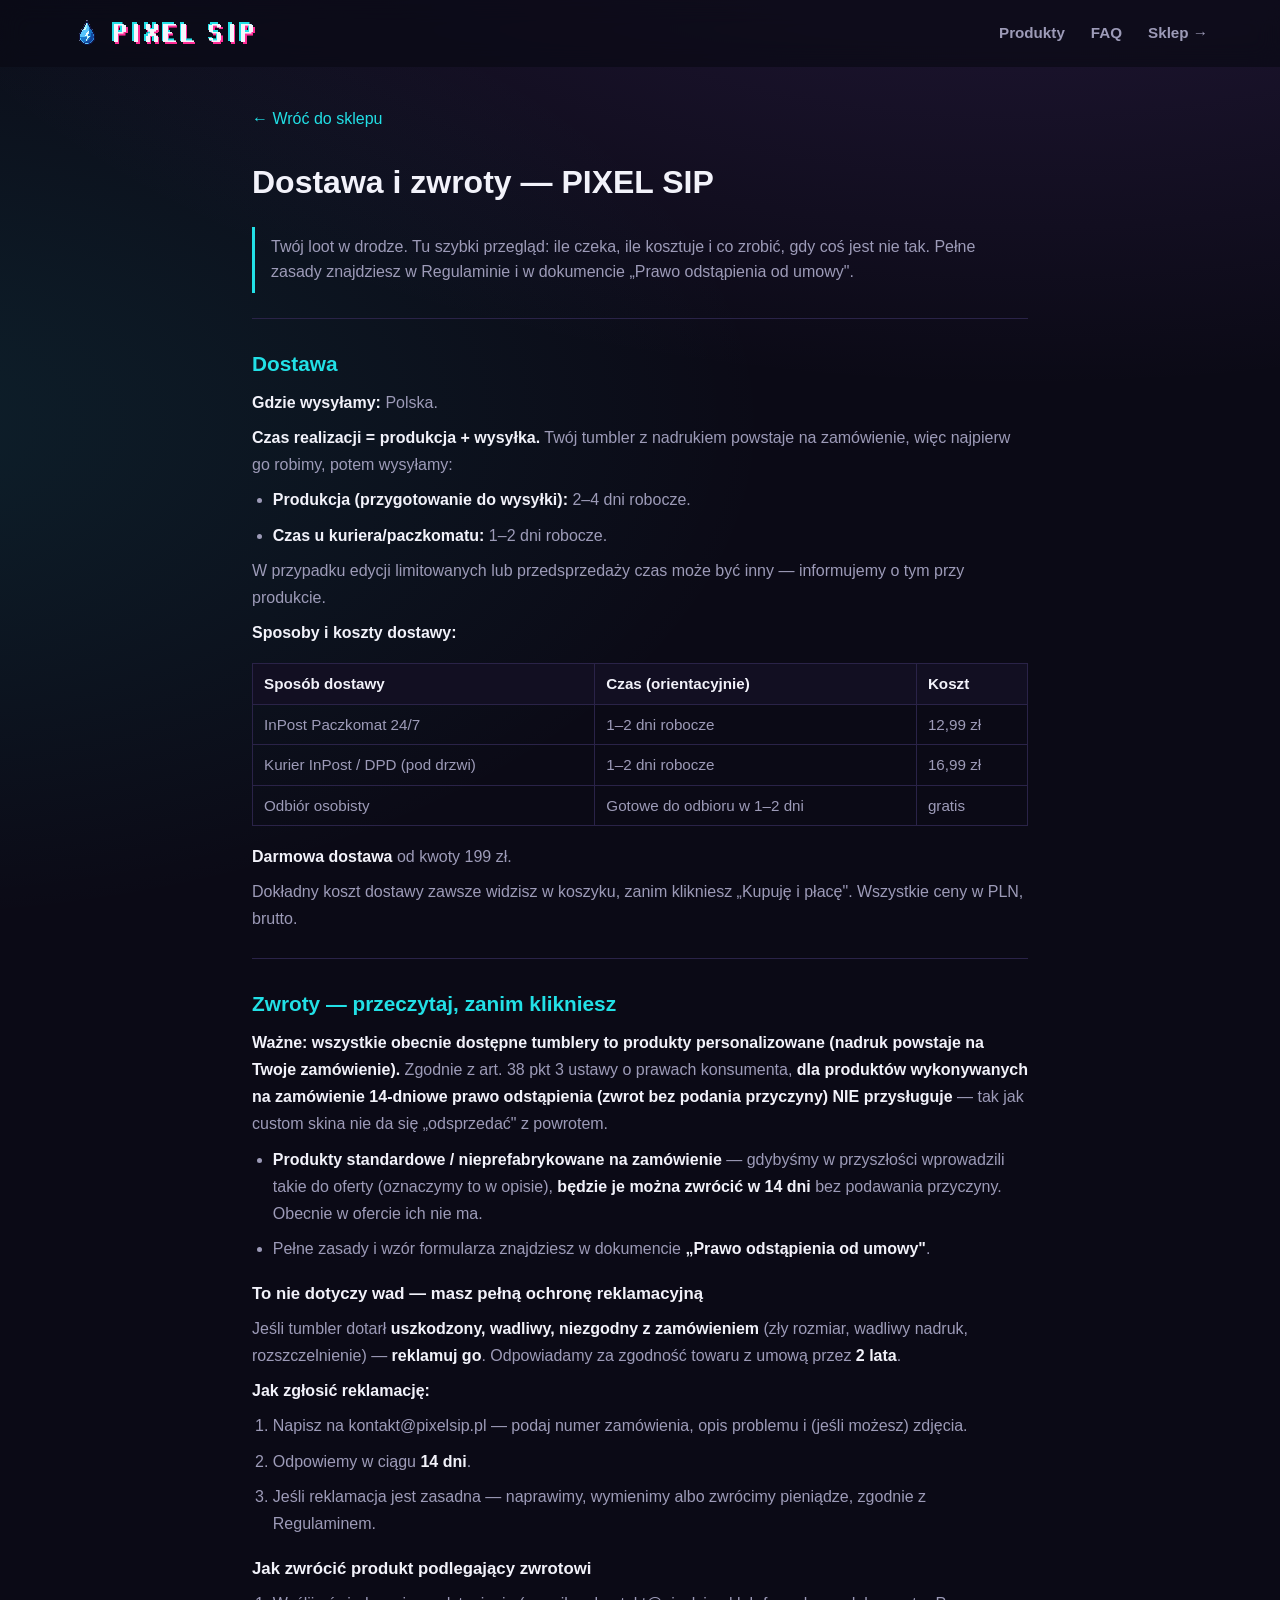
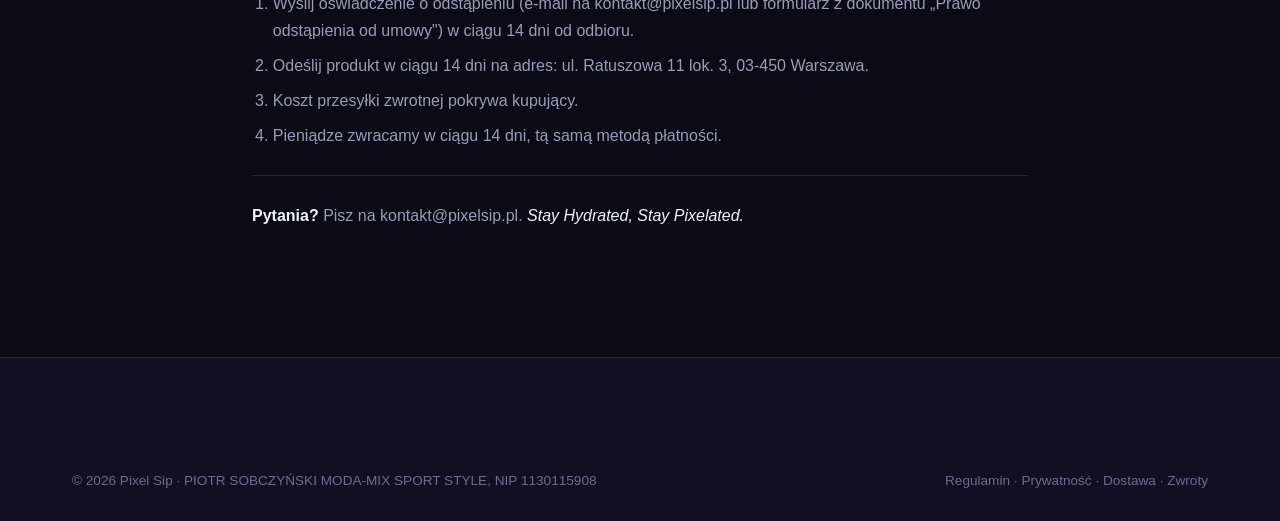
<file: pages/dostawa-i-zwroty.html>
<!doctype html>
<html lang="pl"><head>
<meta charset="utf-8"><meta name="viewport" content="width=device-width,initial-scale=1">
<title>Dostawa i zwroty — Pixel Sip</title><meta name="robots" content="index,follow">
<link rel="icon" href="../assets/brand/favicon.png" type="image/png">
<link rel="stylesheet" href="../css/styles.css">
<style>.doc{max-width:820px;margin:0 auto;padding:40px 22px 80px}
.doc h1{font-size:2rem;margin:.2em 0 .6em}.doc h2{font-size:1.3rem;margin:1.4em 0 .4em;color:var(--cyan)}
.doc h3{font-size:1.05rem;margin:1.1em 0 .3em}.doc p,.doc li{color:var(--muted);margin:.5em 0;line-height:1.7}
.doc ul,.doc ol{padding-left:1.3em;margin:.4em 0}.doc strong{color:var(--txt)}.doc hr{border:none;border-top:1px solid var(--line);margin:1.6em 0}
.doc a{color:var(--cyan)}.backlink{display:inline-flex;gap:8px;color:var(--muted);margin-bottom:20px}
.doc table{width:100%;border-collapse:collapse;margin:1.1em 0;font-size:.95rem}
.doc th,.doc td{border:1px solid var(--line);padding:8px 11px;text-align:left;vertical-align:top}
.doc th{color:var(--txt);background:var(--bg2)}.doc td{color:var(--muted)}
.doc blockquote{border-left:3px solid var(--cyan);margin:1.1em 0;padding:.5em 0 .5em 1em;color:var(--muted)}
.doc em{color:var(--txt);font-style:italic}</style>
</head><body>
<header id="site-header"><div class="wrap hdr">
  <a class="logo" href="../index.html"><img class="sym" src="../assets/brand/symbol.png" alt=""><img class="mark" src="../assets/brand/wordmark.png" alt="Pixel Sip" style="height:22px;image-rendering:pixelated"></a>
  <nav id="nav"><a href="../index.html#produkty">Produkty</a><a href="../index.html#faq">FAQ</a><a href="../index.html">Sklep →</a></nav>
</div></header>
<main class="doc">
  <a class="backlink" href="../index.html">← Wróć do sklepu</a>
  <h1>Dostawa i zwroty — PIXEL SIP</h1>
<blockquote>Twój loot w drodze. Tu szybki przegląd: ile czeka, ile kosztuje i co zrobić, gdy coś jest nie tak. Pełne zasady znajdziesz w Regulaminie i w dokumencie „Prawo odstąpienia od umowy&quot;.</blockquote>
<hr>
<h2>Dostawa</h2>
<p><strong>Gdzie wysyłamy:</strong> Polska.</p>
<p><strong>Czas realizacji = produkcja + wysyłka.</strong> Twój tumbler z nadrukiem powstaje na zamówienie, więc najpierw go robimy, potem wysyłamy:</p>
<ul>
<li><strong>Produkcja (przygotowanie do wysyłki):</strong> 2–4 dni robocze.</li>
<li><strong>Czas u kuriera/paczkomatu:</strong> 1–2 dni robocze.</li>
</ul>
<p>W przypadku edycji limitowanych lub przedsprzedaży czas może być inny — informujemy o tym przy produkcie.</p>
<p><strong>Sposoby i koszty dostawy:</strong></p>
<table><thead><tr><th>Sposób dostawy</th><th>Czas (orientacyjnie)</th><th>Koszt</th></tr></thead><tbody>
<tr><td>InPost Paczkomat 24/7</td><td>1–2 dni robocze</td><td>12,99 zł</td></tr>
<tr><td>Kurier InPost / DPD (pod drzwi)</td><td>1–2 dni robocze</td><td>16,99 zł</td></tr>
<tr><td>Odbiór osobisty</td><td>Gotowe do odbioru w 1–2 dni</td><td>gratis</td></tr>
</tbody></table>
<p><strong>Darmowa dostawa</strong> od kwoty 199 zł.</p>
<p>Dokładny koszt dostawy zawsze widzisz w koszyku, zanim klikniesz „Kupuję i płacę&quot;. Wszystkie ceny w PLN, brutto.</p>
<hr>
<h2>Zwroty — przeczytaj, zanim klikniesz</h2>
<p><strong>Ważne: wszystkie obecnie dostępne tumblery to produkty personalizowane (nadruk powstaje na Twoje zamówienie).</strong> Zgodnie z art. 38 pkt 3 ustawy o prawach konsumenta, <strong>dla produktów wykonywanych na zamówienie 14-dniowe prawo odstąpienia (zwrot bez podania przyczyny) NIE przysługuje</strong> — tak jak custom skina nie da się „odsprzedać&quot; z powrotem.</p>
<ul>
<li><strong>Produkty standardowe / nieprefabrykowane na zamówienie</strong> — gdybyśmy w przyszłości wprowadzili takie do oferty (oznaczymy to w opisie), <strong>będzie je można zwrócić w 14 dni</strong> bez podawania przyczyny. Obecnie w ofercie ich nie ma.</li>
<li>Pełne zasady i wzór formularza znajdziesz w dokumencie <strong>„Prawo odstąpienia od umowy&quot;</strong>.</li>
</ul>
<h3>To nie dotyczy wad — masz pełną ochronę reklamacyjną</h3>
<p>Jeśli tumbler dotarł <strong>uszkodzony, wadliwy, niezgodny z zamówieniem</strong> (zły rozmiar, wadliwy nadruk, rozszczelnienie) — <strong>reklamuj go</strong>. Odpowiadamy za zgodność towaru z umową przez <strong>2 lata</strong>.</p>
<p><strong>Jak zgłosić reklamację:</strong></p>
<ol>
<li>Napisz na kontakt@pixelsip.pl — podaj numer zamówienia, opis problemu i (jeśli możesz) zdjęcia.</li>
<li>Odpowiemy w ciągu <strong>14 dni</strong>.</li>
<li>Jeśli reklamacja jest zasadna — naprawimy, wymienimy albo zwrócimy pieniądze, zgodnie z Regulaminem.</li>
</ol>
<h3>Jak zwrócić produkt podlegający zwrotowi</h3>
<ol>
<li>Wyślij oświadczenie o odstąpieniu (e-mail na kontakt@pixelsip.pl lub formularz z dokumentu „Prawo odstąpienia od umowy&quot;) w ciągu 14 dni od odbioru.</li>
<li>Odeślij produkt w ciągu 14 dni na adres: ul. Ratuszowa 11 lok. 3, 03-450 Warszawa.</li>
<li>Koszt przesyłki zwrotnej pokrywa kupujący.</li>
<li>Pieniądze zwracamy w ciągu 14 dni, tą samą metodą płatności.</li>
</ol>
<hr>
<p><strong>Pytania?</strong> Pisz na kontakt@pixelsip.pl. <em>Stay Hydrated, Stay Pixelated.</em></p>
</main>
<footer><div class="wrap"><div class="foot__bottom" style="border:none">
  <span>© 2026 Pixel Sip · PIOTR SOBCZYŃSKI MODA-MIX SPORT STYLE, NIP 1130115908</span>
  <span><a href="regulamin.html">Regulamin</a> · <a href="polityka-prywatnosci.html">Prywatność</a> · <a href="dostawa-i-zwroty.html">Dostawa</a> · <a href="odstapienie-od-umowy.html">Zwroty</a></span>
</div></div></footer>
</body></html>
</file>
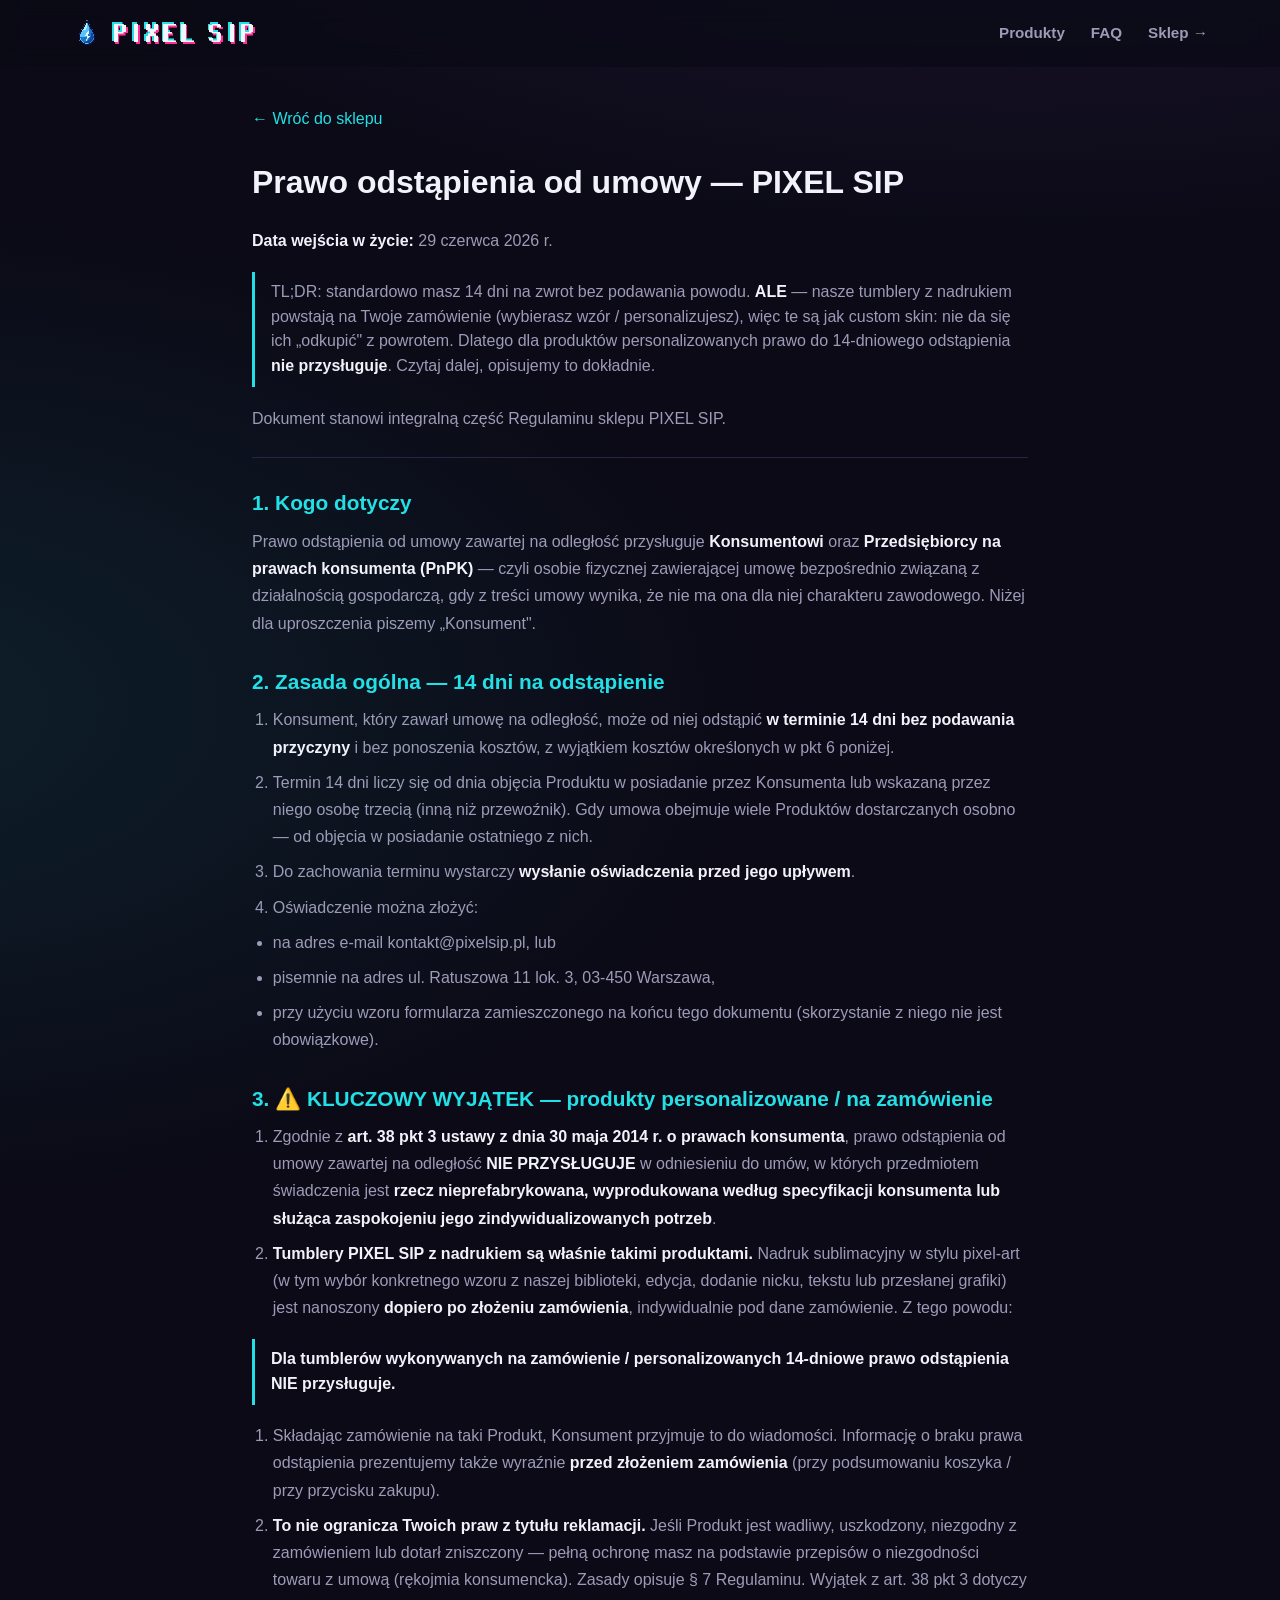
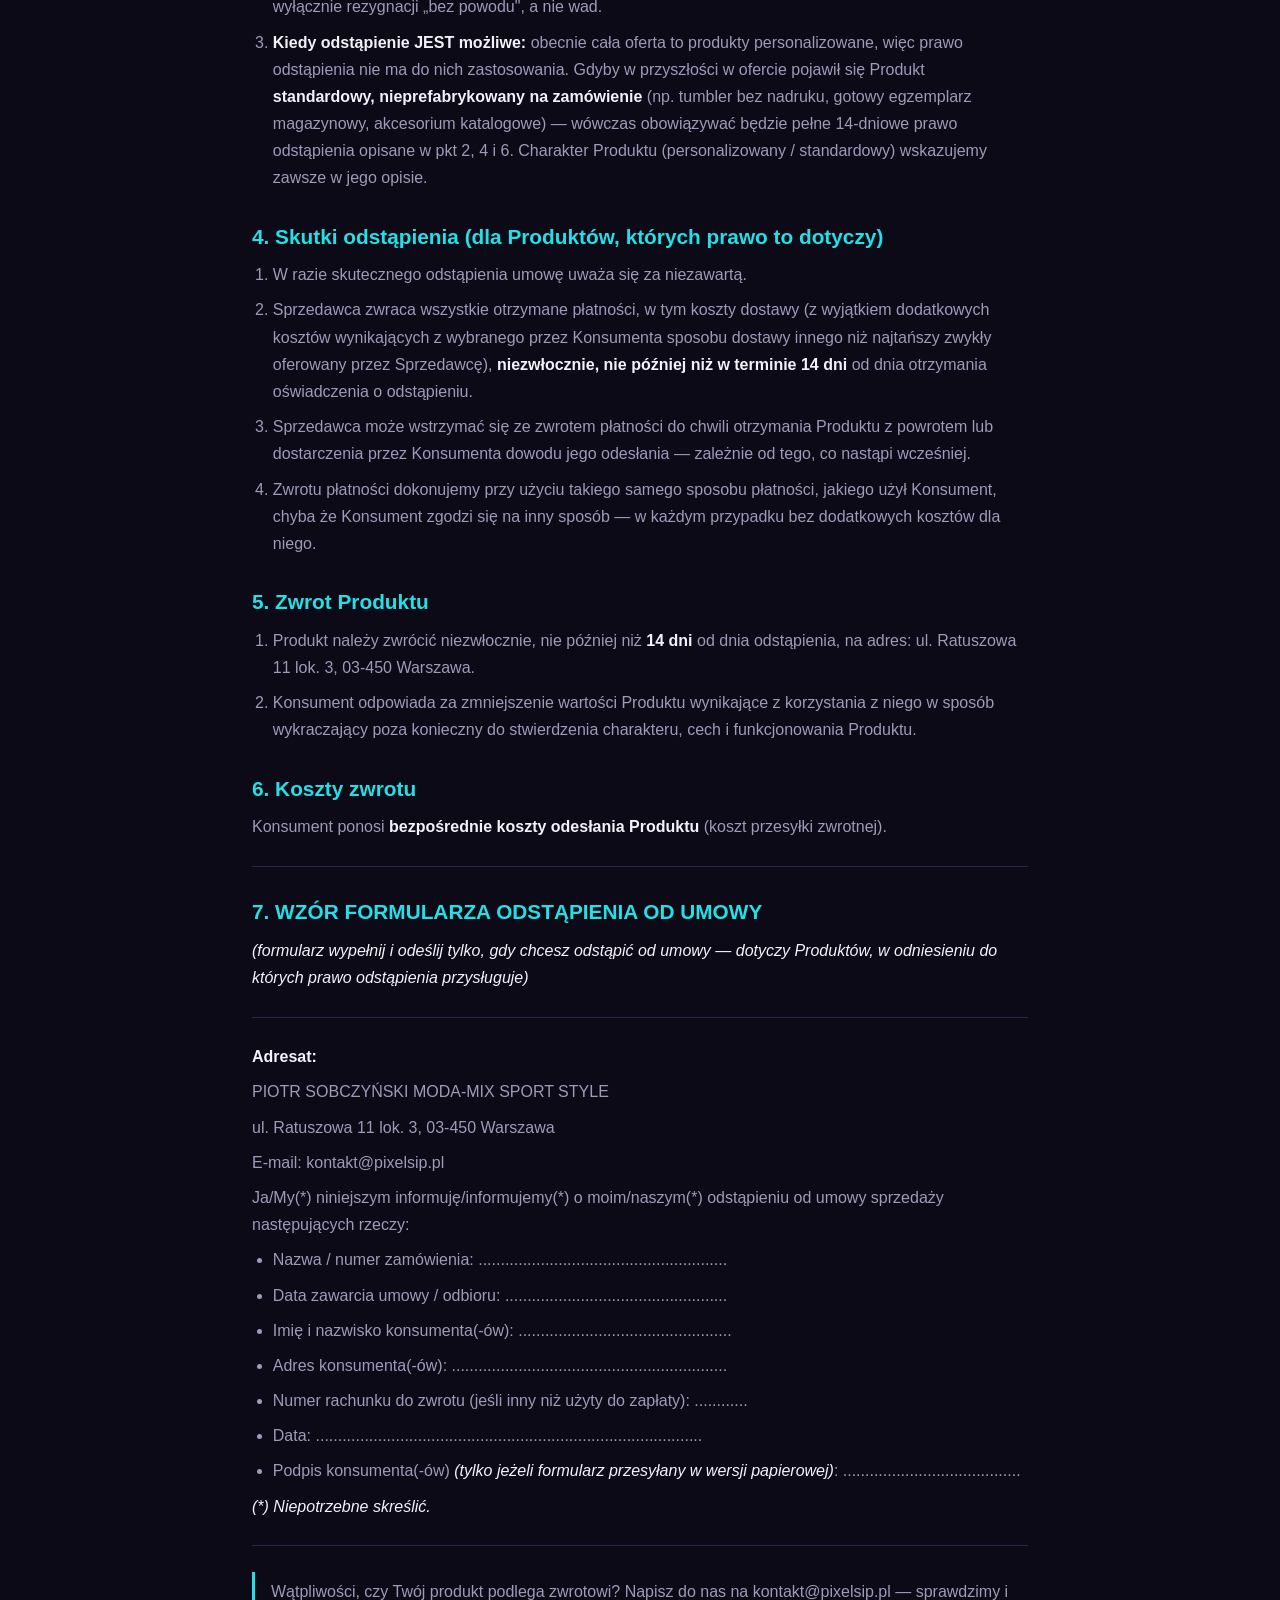
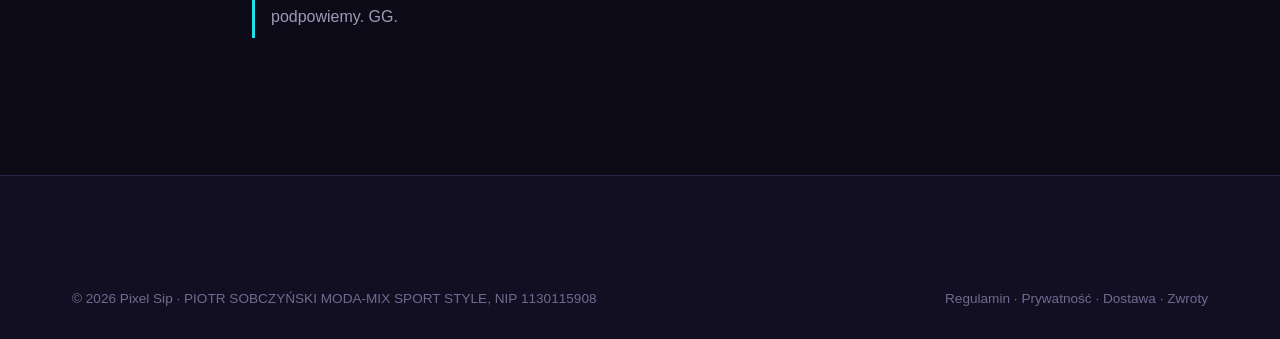
<file: pages/odstapienie-od-umowy.html>
<!doctype html>
<html lang="pl"><head>
<meta charset="utf-8"><meta name="viewport" content="width=device-width,initial-scale=1">
<title>Odstąpienie od umowy — Pixel Sip</title><meta name="robots" content="index,follow">
<link rel="icon" href="../assets/brand/favicon.png" type="image/png">
<link rel="stylesheet" href="../css/styles.css">
<style>.doc{max-width:820px;margin:0 auto;padding:40px 22px 80px}
.doc h1{font-size:2rem;margin:.2em 0 .6em}.doc h2{font-size:1.3rem;margin:1.4em 0 .4em;color:var(--cyan)}
.doc h3{font-size:1.05rem;margin:1.1em 0 .3em}.doc p,.doc li{color:var(--muted);margin:.5em 0;line-height:1.7}
.doc ul,.doc ol{padding-left:1.3em;margin:.4em 0}.doc strong{color:var(--txt)}.doc hr{border:none;border-top:1px solid var(--line);margin:1.6em 0}
.doc a{color:var(--cyan)}.backlink{display:inline-flex;gap:8px;color:var(--muted);margin-bottom:20px}
.doc table{width:100%;border-collapse:collapse;margin:1.1em 0;font-size:.95rem}
.doc th,.doc td{border:1px solid var(--line);padding:8px 11px;text-align:left;vertical-align:top}
.doc th{color:var(--txt);background:var(--bg2)}.doc td{color:var(--muted)}
.doc blockquote{border-left:3px solid var(--cyan);margin:1.1em 0;padding:.5em 0 .5em 1em;color:var(--muted)}
.doc em{color:var(--txt);font-style:italic}</style>
</head><body>
<header id="site-header"><div class="wrap hdr">
  <a class="logo" href="../index.html"><img class="sym" src="../assets/brand/symbol.png" alt=""><img class="mark" src="../assets/brand/wordmark.png" alt="Pixel Sip" style="height:22px;image-rendering:pixelated"></a>
  <nav id="nav"><a href="../index.html#produkty">Produkty</a><a href="../index.html#faq">FAQ</a><a href="../index.html">Sklep →</a></nav>
</div></header>
<main class="doc">
  <a class="backlink" href="../index.html">← Wróć do sklepu</a>
  <h1>Prawo odstąpienia od umowy — PIXEL SIP</h1>
<p><strong>Data wejścia w życie:</strong> 29 czerwca 2026 r.</p>
<blockquote>TL;DR: standardowo masz 14 dni na zwrot bez podawania powodu. <strong>ALE</strong> — nasze tumblery z nadrukiem powstają na Twoje zamówienie (wybierasz wzór / personalizujesz), więc te są jak custom skin: nie da się ich „odkupić&quot; z powrotem. Dlatego dla produktów personalizowanych prawo do 14-dniowego odstąpienia <strong>nie przysługuje</strong>. Czytaj dalej, opisujemy to dokładnie.</blockquote>
<p>Dokument stanowi integralną część Regulaminu sklepu PIXEL SIP.</p>
<hr>
<h2>1. Kogo dotyczy</h2>
<p>Prawo odstąpienia od umowy zawartej na odległość przysługuje <strong>Konsumentowi</strong> oraz <strong>Przedsiębiorcy na prawach konsumenta (PnPK)</strong> — czyli osobie fizycznej zawierającej umowę bezpośrednio związaną z działalnością gospodarczą, gdy z treści umowy wynika, że nie ma ona dla niej charakteru zawodowego. Niżej dla uproszczenia piszemy „Konsument&quot;.</p>
<h2>2. Zasada ogólna — 14 dni na odstąpienie</h2>
<ol>
<li>Konsument, który zawarł umowę na odległość, może od niej odstąpić <strong>w terminie 14 dni bez podawania przyczyny</strong> i bez ponoszenia kosztów, z wyjątkiem kosztów określonych w pkt 6 poniżej.</li>
<li>Termin 14 dni liczy się od dnia objęcia Produktu w posiadanie przez Konsumenta lub wskazaną przez niego osobę trzecią (inną niż przewoźnik). Gdy umowa obejmuje wiele Produktów dostarczanych osobno — od objęcia w posiadanie ostatniego z nich.</li>
<li>Do zachowania terminu wystarczy <strong>wysłanie oświadczenia przed jego upływem</strong>.</li>
<li>Oświadczenie można złożyć:</li>
</ol>
<ul>
<li>na adres e-mail kontakt@pixelsip.pl, lub</li>
<li>pisemnie na adres ul. Ratuszowa 11 lok. 3, 03-450 Warszawa,</li>
<li>przy użyciu wzoru formularza zamieszczonego na końcu tego dokumentu (skorzystanie z niego nie jest obowiązkowe).</li>
</ul>
<h2>3. ⚠️ KLUCZOWY WYJĄTEK — produkty personalizowane / na zamówienie</h2>
<ol>
<li>Zgodnie z <strong>art. 38 pkt 3 ustawy z dnia 30 maja 2014 r. o prawach konsumenta</strong>, prawo odstąpienia od umowy zawartej na odległość <strong>NIE PRZYSŁUGUJE</strong> w odniesieniu do umów, w których przedmiotem świadczenia jest <strong>rzecz nieprefabrykowana, wyprodukowana według specyfikacji konsumenta lub służąca zaspokojeniu jego zindywidualizowanych potrzeb</strong>.</li>
<li><strong>Tumblery PIXEL SIP z nadrukiem są właśnie takimi produktami.</strong> Nadruk sublimacyjny w stylu pixel-art (w tym wybór konkretnego wzoru z naszej biblioteki, edycja, dodanie nicku, tekstu lub przesłanej grafiki) jest nanoszony <strong>dopiero po złożeniu zamówienia</strong>, indywidualnie pod dane zamówienie. Z tego powodu:</li>
</ol>
<blockquote><strong>Dla tumblerów wykonywanych na zamówienie / personalizowanych 14-dniowe prawo odstąpienia NIE przysługuje.</strong></blockquote>
<ol>
<li>Składając zamówienie na taki Produkt, Konsument przyjmuje to do wiadomości. Informację o braku prawa odstąpienia prezentujemy także wyraźnie <strong>przed złożeniem zamówienia</strong> (przy podsumowaniu koszyka / przy przycisku zakupu).</li>
<li><strong>To nie ogranicza Twoich praw z tytułu reklamacji.</strong> Jeśli Produkt jest wadliwy, uszkodzony, niezgodny z zamówieniem lub dotarł zniszczony — pełną ochronę masz na podstawie przepisów o niezgodności towaru z umową (rękojmia konsumencka). Zasady opisuje § 7 Regulaminu. Wyjątek z art. 38 pkt 3 dotyczy wyłącznie rezygnacji „bez powodu&quot;, a nie wad.</li>
<li><strong>Kiedy odstąpienie JEST możliwe:</strong> obecnie cała oferta to produkty personalizowane, więc prawo odstąpienia nie ma do nich zastosowania. Gdyby w przyszłości w ofercie pojawił się Produkt <strong>standardowy, nieprefabrykowany na zamówienie</strong> (np. tumbler bez nadruku, gotowy egzemplarz magazynowy, akcesorium katalogowe) — wówczas obowiązywać będzie pełne 14-dniowe prawo odstąpienia opisane w pkt 2, 4 i 6. Charakter Produktu (personalizowany / standardowy) wskazujemy zawsze w jego opisie.</li>
</ol>
<h2>4. Skutki odstąpienia (dla Produktów, których prawo to dotyczy)</h2>
<ol>
<li>W razie skutecznego odstąpienia umowę uważa się za niezawartą.</li>
<li>Sprzedawca zwraca wszystkie otrzymane płatności, w tym koszty dostawy (z wyjątkiem dodatkowych kosztów wynikających z wybranego przez Konsumenta sposobu dostawy innego niż najtańszy zwykły oferowany przez Sprzedawcę), <strong>niezwłocznie, nie później niż w terminie 14 dni</strong> od dnia otrzymania oświadczenia o odstąpieniu.</li>
<li>Sprzedawca może wstrzymać się ze zwrotem płatności do chwili otrzymania Produktu z powrotem lub dostarczenia przez Konsumenta dowodu jego odesłania — zależnie od tego, co nastąpi wcześniej.</li>
<li>Zwrotu płatności dokonujemy przy użyciu takiego samego sposobu płatności, jakiego użył Konsument, chyba że Konsument zgodzi się na inny sposób — w każdym przypadku bez dodatkowych kosztów dla niego.</li>
</ol>
<h2>5. Zwrot Produktu</h2>
<ol>
<li>Produkt należy zwrócić niezwłocznie, nie później niż <strong>14 dni</strong> od dnia odstąpienia, na adres: ul. Ratuszowa 11 lok. 3, 03-450 Warszawa.</li>
<li>Konsument odpowiada za zmniejszenie wartości Produktu wynikające z korzystania z niego w sposób wykraczający poza konieczny do stwierdzenia charakteru, cech i funkcjonowania Produktu.</li>
</ol>
<h2>6. Koszty zwrotu</h2>
<p>Konsument ponosi <strong>bezpośrednie koszty odesłania Produktu</strong> (koszt przesyłki zwrotnej).</p>
<hr>
<h2>7. WZÓR FORMULARZA ODSTĄPIENIA OD UMOWY</h2>
<p><em>(formularz wypełnij i odeślij tylko, gdy chcesz odstąpić od umowy — dotyczy Produktów, w odniesieniu do których prawo odstąpienia przysługuje)</em></p>
<hr>
<p><strong>Adresat:</strong></p>
<p>PIOTR SOBCZYŃSKI MODA-MIX SPORT STYLE</p>
<p>ul. Ratuszowa 11 lok. 3, 03-450 Warszawa</p>
<p>E-mail: kontakt@pixelsip.pl</p>
<p>Ja/My(*) niniejszym informuję/informujemy(*) o moim/naszym(*) odstąpieniu od umowy sprzedaży następujących rzeczy:</p>
<ul>
<li>Nazwa / numer zamówienia: ........................................................</li>
<li>Data zawarcia umowy / odbioru: ..................................................</li>
<li>Imię i nazwisko konsumenta(-ów): ................................................</li>
<li>Adres konsumenta(-ów): ..............................................................</li>
<li>Numer rachunku do zwrotu (jeśli inny niż użyty do zapłaty): ............</li>
<li>Data: .......................................................................................</li>
<li>Podpis konsumenta(-ów) <em>(tylko jeżeli formularz przesyłany w wersji papierowej)</em>: ........................................</li>
</ul>
<p><em>(*) Niepotrzebne skreślić.</em></p>
<hr>
<blockquote>Wątpliwości, czy Twój produkt podlega zwrotowi? Napisz do nas na kontakt@pixelsip.pl — sprawdzimy i podpowiemy. GG.</blockquote>
</main>
<footer><div class="wrap"><div class="foot__bottom" style="border:none">
  <span>© 2026 Pixel Sip · PIOTR SOBCZYŃSKI MODA-MIX SPORT STYLE, NIP 1130115908</span>
  <span><a href="regulamin.html">Regulamin</a> · <a href="polityka-prywatnosci.html">Prywatność</a> · <a href="dostawa-i-zwroty.html">Dostawa</a> · <a href="odstapienie-od-umowy.html">Zwroty</a></span>
</div></div></footer>
</body></html>
</file>
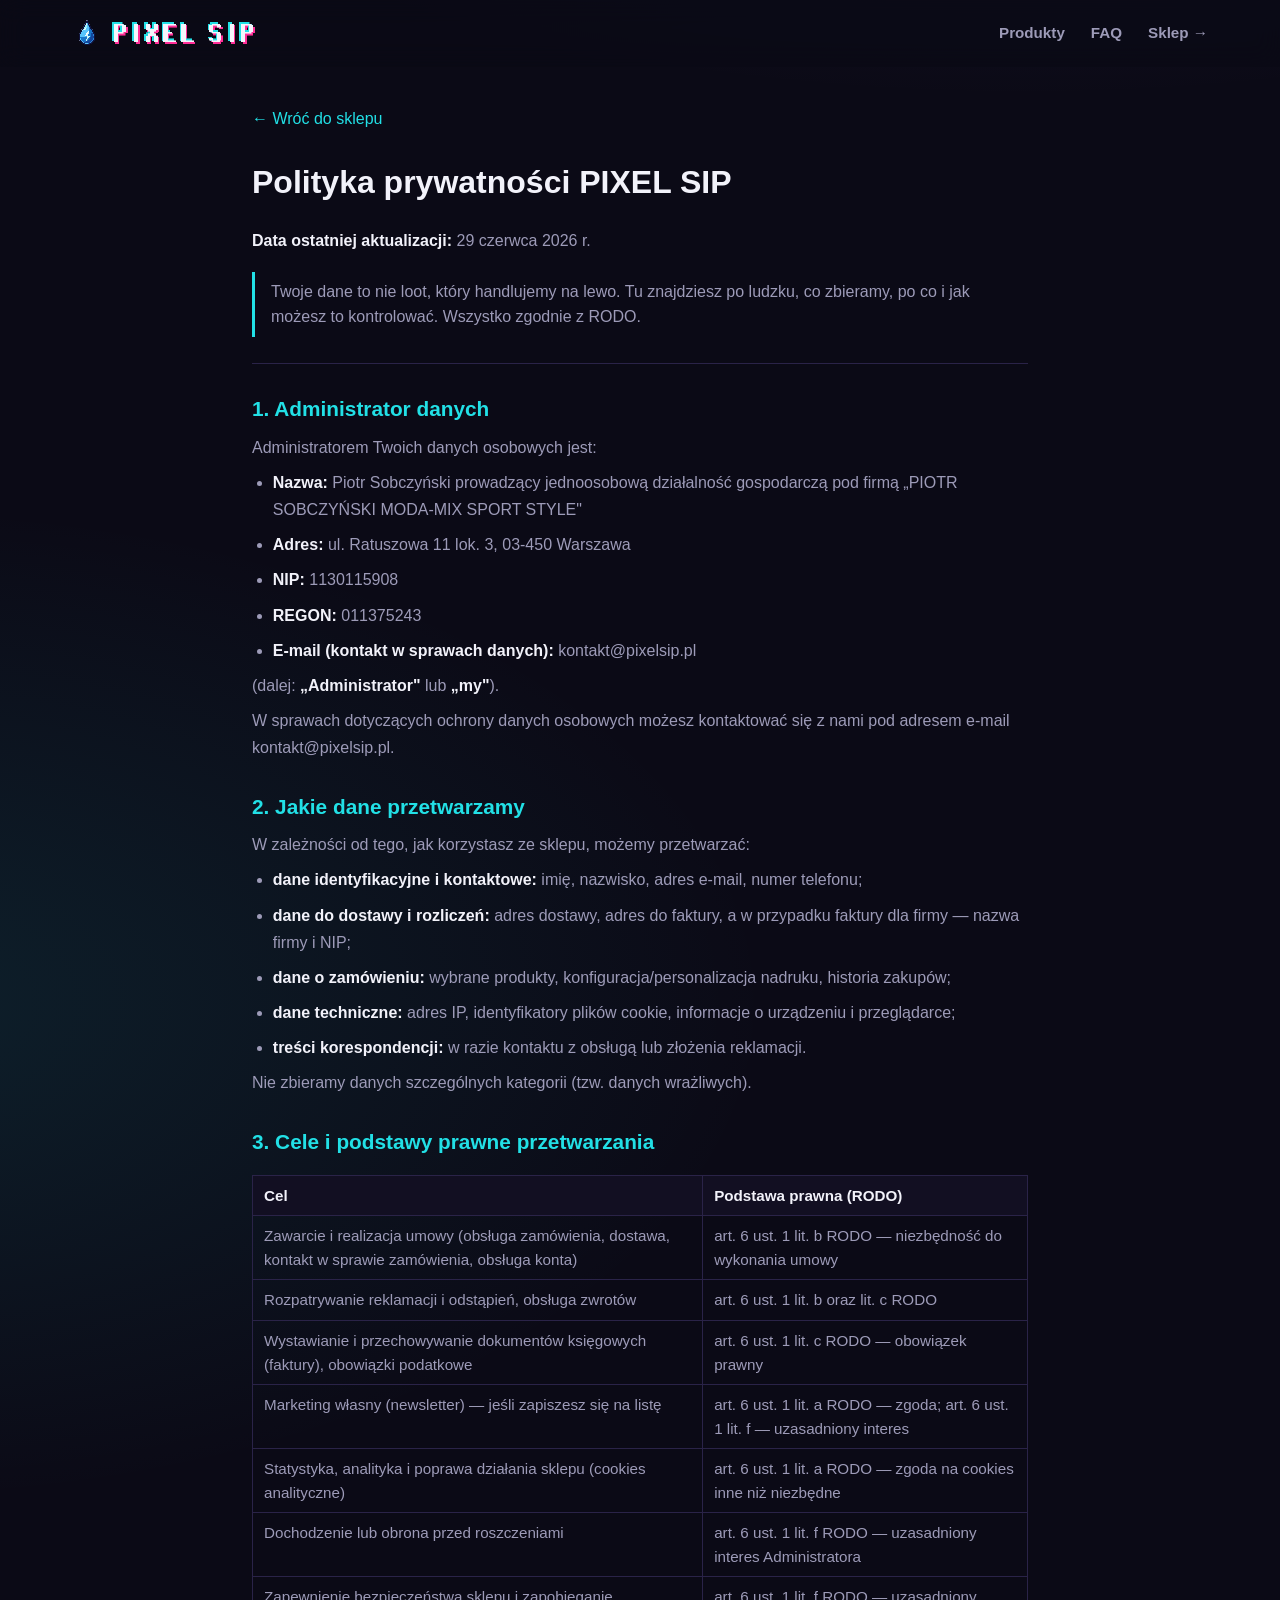
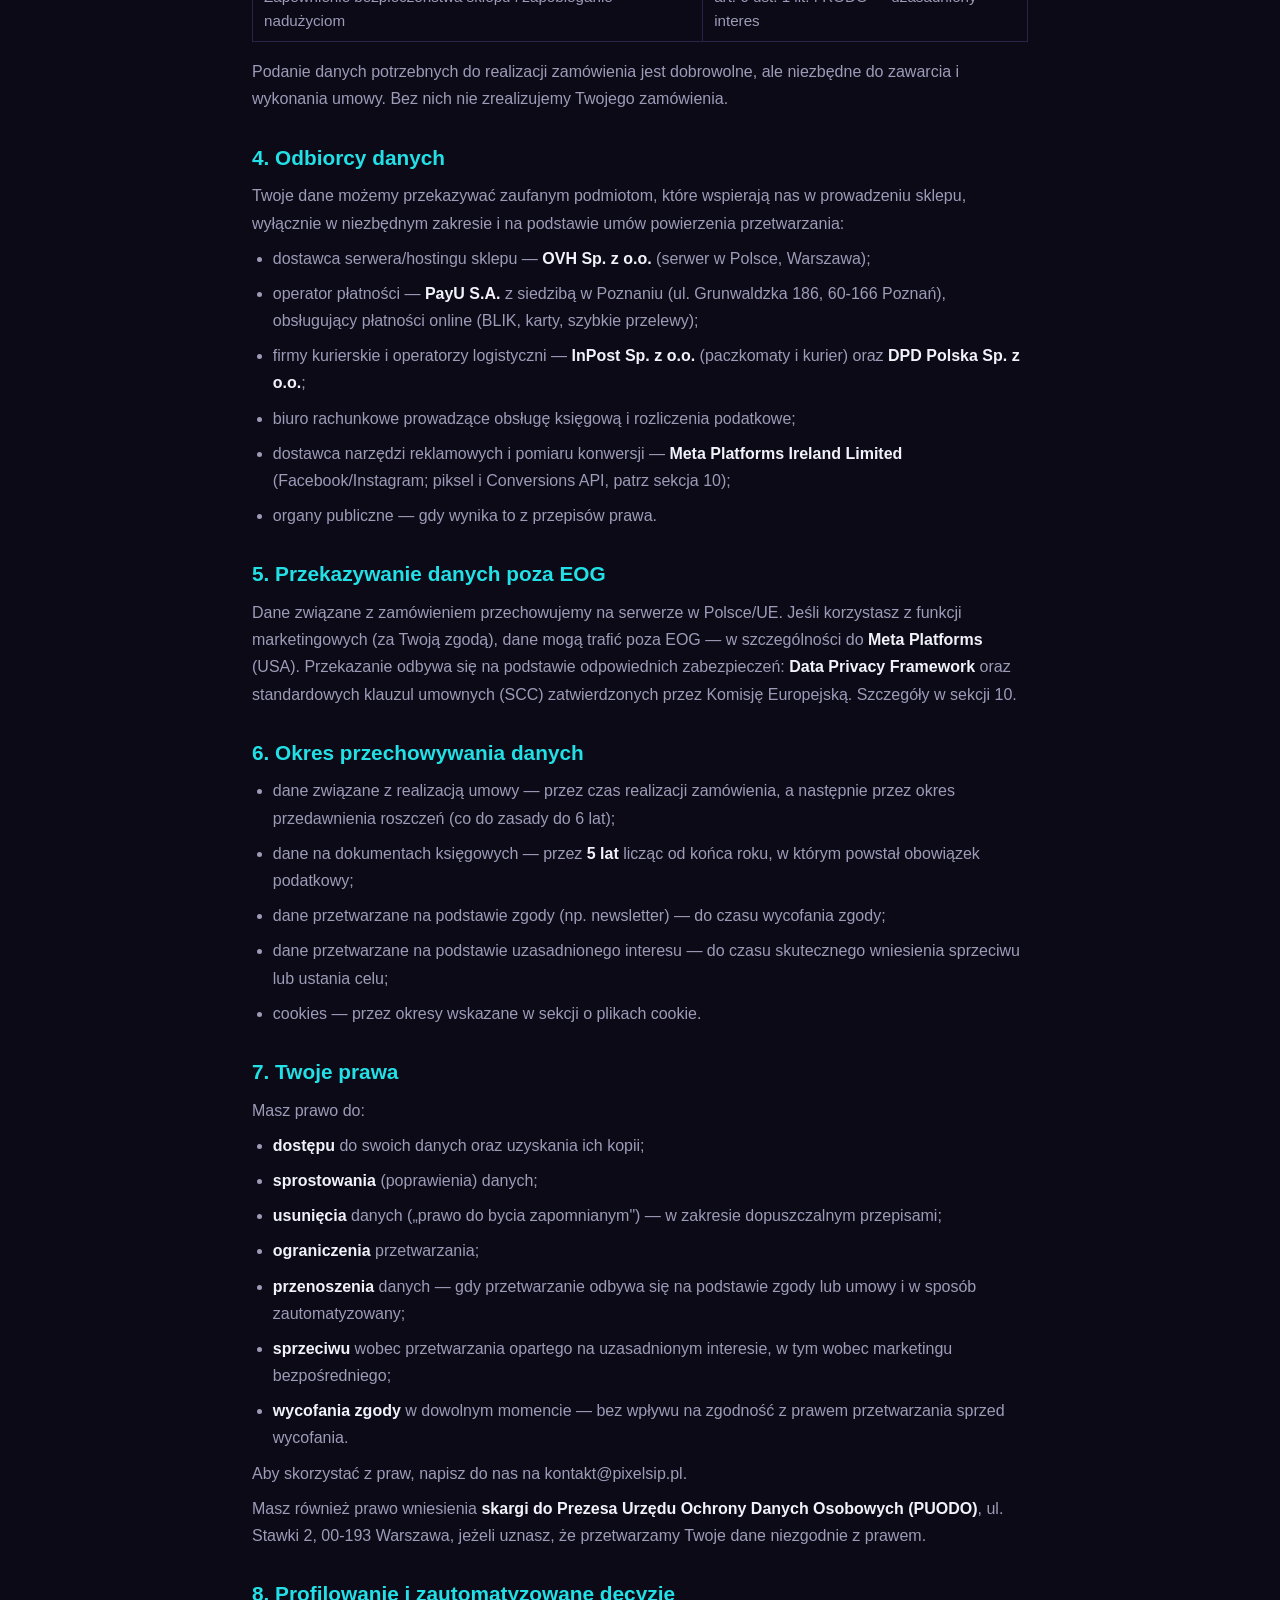
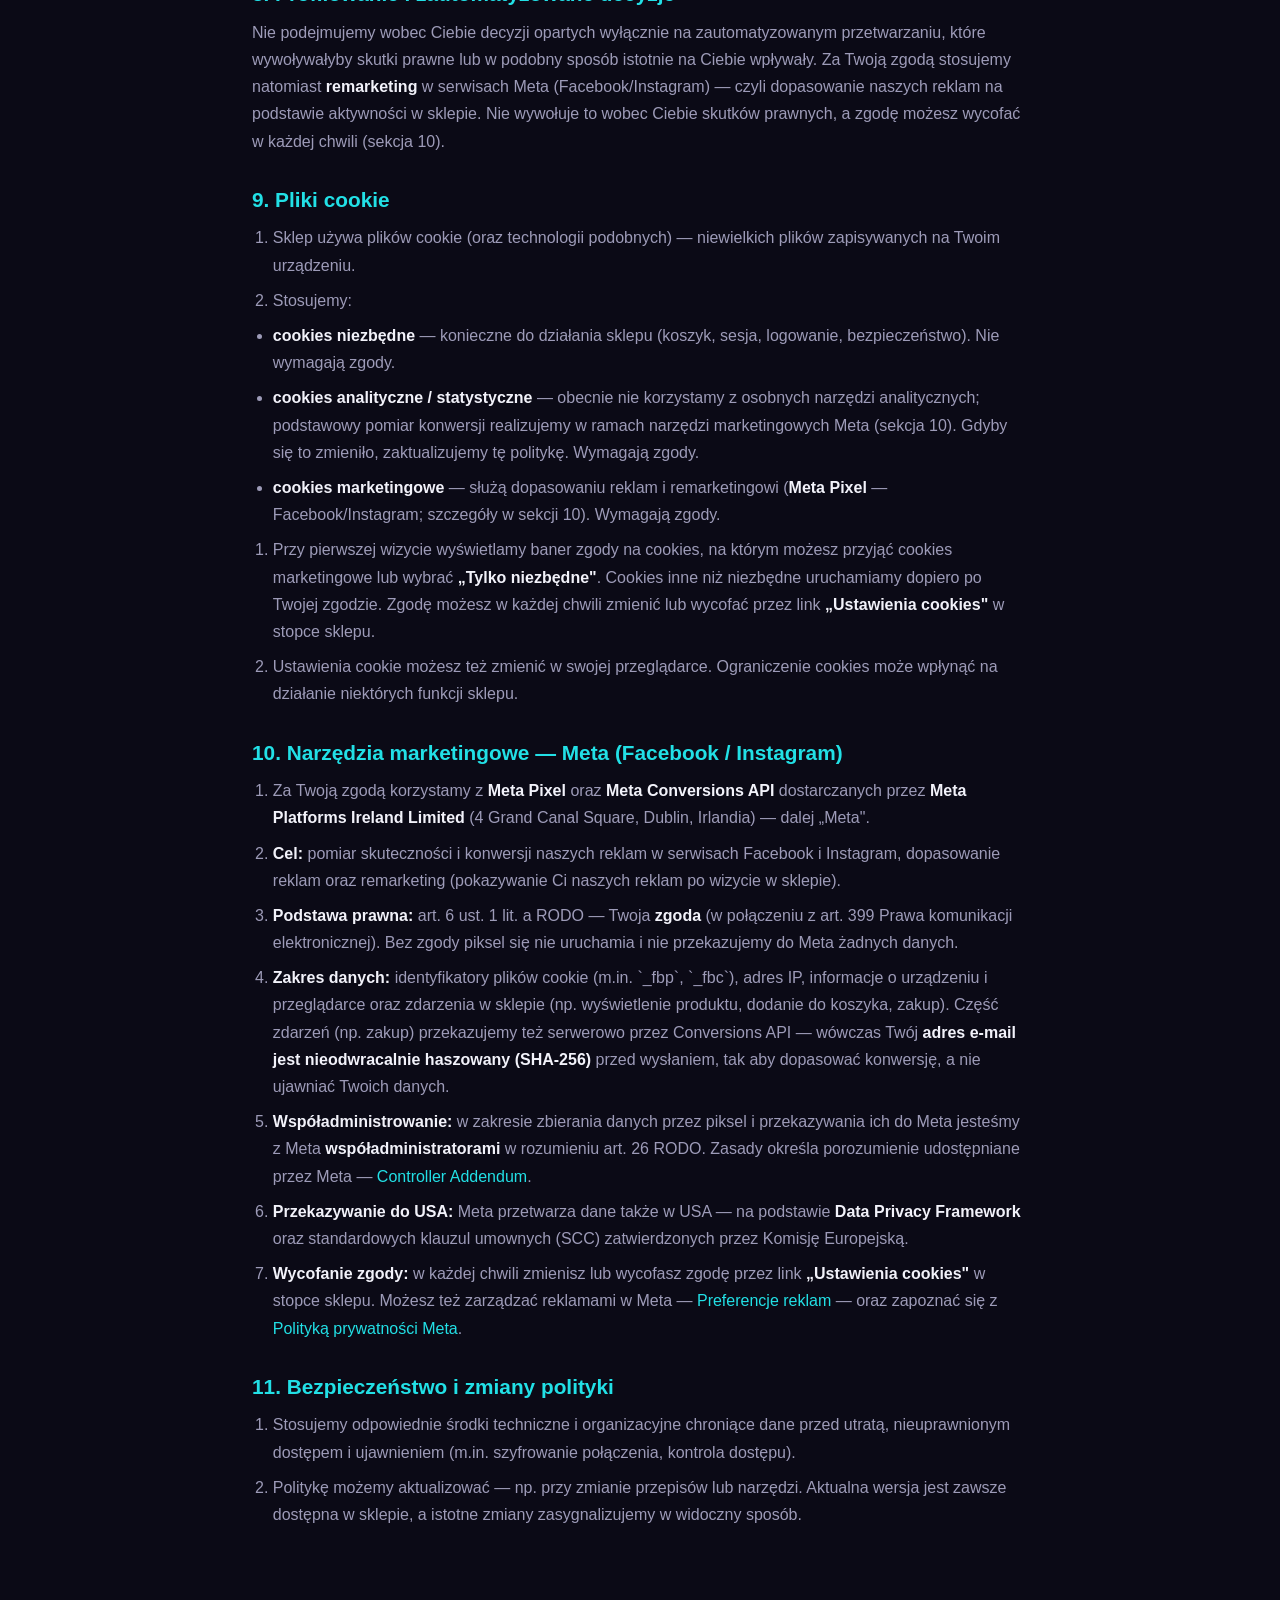
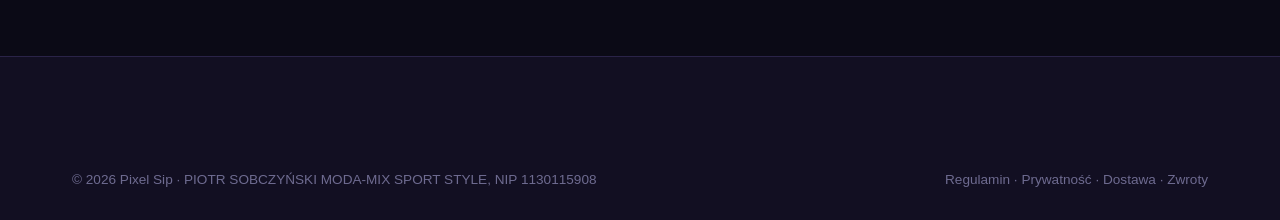
<file: pages/polityka-prywatnosci.html>
<!doctype html>
<html lang="pl"><head>
<meta charset="utf-8"><meta name="viewport" content="width=device-width,initial-scale=1">
<title>Polityka prywatności — Pixel Sip</title><meta name="robots" content="index,follow">
<link rel="icon" href="../assets/brand/favicon.png" type="image/png">
<link rel="stylesheet" href="../css/styles.css">
<style>.doc{max-width:820px;margin:0 auto;padding:40px 22px 80px}
.doc h1{font-size:2rem;margin:.2em 0 .6em}.doc h2{font-size:1.3rem;margin:1.4em 0 .4em;color:var(--cyan)}
.doc h3{font-size:1.05rem;margin:1.1em 0 .3em}.doc p,.doc li{color:var(--muted);margin:.5em 0;line-height:1.7}
.doc ul,.doc ol{padding-left:1.3em;margin:.4em 0}.doc strong{color:var(--txt)}.doc hr{border:none;border-top:1px solid var(--line);margin:1.6em 0}
.doc a{color:var(--cyan)}.backlink{display:inline-flex;gap:8px;color:var(--muted);margin-bottom:20px}
.doc table{width:100%;border-collapse:collapse;margin:1.1em 0;font-size:.95rem}
.doc th,.doc td{border:1px solid var(--line);padding:8px 11px;text-align:left;vertical-align:top}
.doc th{color:var(--txt);background:var(--bg2)}.doc td{color:var(--muted)}
.doc blockquote{border-left:3px solid var(--cyan);margin:1.1em 0;padding:.5em 0 .5em 1em;color:var(--muted)}
.doc em{color:var(--txt);font-style:italic}</style>
</head><body>
<header id="site-header"><div class="wrap hdr">
  <a class="logo" href="../index.html"><img class="sym" src="../assets/brand/symbol.png" alt=""><img class="mark" src="../assets/brand/wordmark.png" alt="Pixel Sip" style="height:22px;image-rendering:pixelated"></a>
  <nav id="nav"><a href="../index.html#produkty">Produkty</a><a href="../index.html#faq">FAQ</a><a href="../index.html">Sklep →</a></nav>
</div></header>
<main class="doc">
  <a class="backlink" href="../index.html">← Wróć do sklepu</a>
  <h1>Polityka prywatności PIXEL SIP</h1>
<p><strong>Data ostatniej aktualizacji:</strong> 29 czerwca 2026 r.</p>
<blockquote>Twoje dane to nie loot, który handlujemy na lewo. Tu znajdziesz po ludzku, co zbieramy, po co i jak możesz to kontrolować. Wszystko zgodnie z RODO.</blockquote>
<hr>
<h2>1. Administrator danych</h2>
<p>Administratorem Twoich danych osobowych jest:</p>
<ul>
<li><strong>Nazwa:</strong> Piotr Sobczyński prowadzący jednoosobową działalność gospodarczą pod firmą „PIOTR SOBCZYŃSKI MODA-MIX SPORT STYLE&quot;</li>
<li><strong>Adres:</strong> ul. Ratuszowa 11 lok. 3, 03-450 Warszawa</li>
<li><strong>NIP:</strong> 1130115908</li>
<li><strong>REGON:</strong> 011375243</li>
<li><strong>E-mail (kontakt w sprawach danych):</strong> kontakt@pixelsip.pl</li>
</ul>
<p>(dalej: <strong>„Administrator&quot;</strong> lub <strong>„my&quot;</strong>).</p>
<p>W sprawach dotyczących ochrony danych osobowych możesz kontaktować się z nami pod adresem e-mail kontakt@pixelsip.pl.</p>
<h2>2. Jakie dane przetwarzamy</h2>
<p>W zależności od tego, jak korzystasz ze sklepu, możemy przetwarzać:</p>
<ul>
<li><strong>dane identyfikacyjne i kontaktowe:</strong> imię, nazwisko, adres e-mail, numer telefonu;</li>
<li><strong>dane do dostawy i rozliczeń:</strong> adres dostawy, adres do faktury, a w przypadku faktury dla firmy — nazwa firmy i NIP;</li>
<li><strong>dane o zamówieniu:</strong> wybrane produkty, konfiguracja/personalizacja nadruku, historia zakupów;</li>
<li><strong>dane techniczne:</strong> adres IP, identyfikatory plików cookie, informacje o urządzeniu i przeglądarce;</li>
<li><strong>treści korespondencji:</strong> w razie kontaktu z obsługą lub złożenia reklamacji.</li>
</ul>
<p>Nie zbieramy danych szczególnych kategorii (tzw. danych wrażliwych).</p>
<h2>3. Cele i podstawy prawne przetwarzania</h2>
<table><thead><tr><th>Cel</th><th>Podstawa prawna (RODO)</th></tr></thead><tbody>
<tr><td>Zawarcie i realizacja umowy (obsługa zamówienia, dostawa, kontakt w sprawie zamówienia, obsługa konta)</td><td>art. 6 ust. 1 lit. b RODO — niezbędność do wykonania umowy</td></tr>
<tr><td>Rozpatrywanie reklamacji i odstąpień, obsługa zwrotów</td><td>art. 6 ust. 1 lit. b oraz lit. c RODO</td></tr>
<tr><td>Wystawianie i przechowywanie dokumentów księgowych (faktury), obowiązki podatkowe</td><td>art. 6 ust. 1 lit. c RODO — obowiązek prawny</td></tr>
<tr><td>Marketing własny (newsletter) — jeśli zapiszesz się na listę</td><td>art. 6 ust. 1 lit. a RODO — zgoda; art. 6 ust. 1 lit. f — uzasadniony interes</td></tr>
<tr><td>Statystyka, analityka i poprawa działania sklepu (cookies analityczne)</td><td>art. 6 ust. 1 lit. a RODO — zgoda na cookies inne niż niezbędne</td></tr>
<tr><td>Dochodzenie lub obrona przed roszczeniami</td><td>art. 6 ust. 1 lit. f RODO — uzasadniony interes Administratora</td></tr>
<tr><td>Zapewnienie bezpieczeństwa sklepu i zapobieganie nadużyciom</td><td>art. 6 ust. 1 lit. f RODO — uzasadniony interes</td></tr>
</tbody></table>
<p>Podanie danych potrzebnych do realizacji zamówienia jest dobrowolne, ale niezbędne do zawarcia i wykonania umowy. Bez nich nie zrealizujemy Twojego zamówienia.</p>
<h2>4. Odbiorcy danych</h2>
<p>Twoje dane możemy przekazywać zaufanym podmiotom, które wspierają nas w prowadzeniu sklepu, wyłącznie w niezbędnym zakresie i na podstawie umów powierzenia przetwarzania:</p>
<ul>
<li>dostawca serwera/hostingu sklepu — <strong>OVH Sp. z o.o.</strong> (serwer w Polsce, Warszawa);</li>
<li>operator płatności — <strong>PayU S.A.</strong> z siedzibą w Poznaniu (ul. Grunwaldzka 186, 60-166 Poznań), obsługujący płatności online (BLIK, karty, szybkie przelewy);</li>
<li>firmy kurierskie i operatorzy logistyczni — <strong>InPost Sp. z o.o.</strong> (paczkomaty i kurier) oraz <strong>DPD Polska Sp. z o.o.</strong>;</li>
<li>biuro rachunkowe prowadzące obsługę księgową i rozliczenia podatkowe;</li>
<li>dostawca narzędzi reklamowych i pomiaru konwersji — <strong>Meta Platforms Ireland Limited</strong> (Facebook/Instagram; piksel i Conversions API, patrz sekcja 10);</li>
<li>organy publiczne — gdy wynika to z przepisów prawa.</li>
</ul>
<h2>5. Przekazywanie danych poza EOG</h2>
<p>Dane związane z zamówieniem przechowujemy na serwerze w Polsce/UE. Jeśli korzystasz z funkcji marketingowych (za Twoją zgodą), dane mogą trafić poza EOG — w szczególności do <strong>Meta Platforms</strong> (USA). Przekazanie odbywa się na podstawie odpowiednich zabezpieczeń: <strong>Data Privacy Framework</strong> oraz standardowych klauzul umownych (SCC) zatwierdzonych przez Komisję Europejską. Szczegóły w sekcji 10.</p>
<h2>6. Okres przechowywania danych</h2>
<ul>
<li>dane związane z realizacją umowy — przez czas realizacji zamówienia, a następnie przez okres przedawnienia roszczeń (co do zasady do 6 lat);</li>
<li>dane na dokumentach księgowych — przez <strong>5 lat</strong> licząc od końca roku, w którym powstał obowiązek podatkowy;</li>
<li>dane przetwarzane na podstawie zgody (np. newsletter) — do czasu wycofania zgody;</li>
<li>dane przetwarzane na podstawie uzasadnionego interesu — do czasu skutecznego wniesienia sprzeciwu lub ustania celu;</li>
<li>cookies — przez okresy wskazane w sekcji o plikach cookie.</li>
</ul>
<h2>7. Twoje prawa</h2>
<p>Masz prawo do:</p>
<ul>
<li><strong>dostępu</strong> do swoich danych oraz uzyskania ich kopii;</li>
<li><strong>sprostowania</strong> (poprawienia) danych;</li>
<li><strong>usunięcia</strong> danych („prawo do bycia zapomnianym&quot;) — w zakresie dopuszczalnym przepisami;</li>
<li><strong>ograniczenia</strong> przetwarzania;</li>
<li><strong>przenoszenia</strong> danych — gdy przetwarzanie odbywa się na podstawie zgody lub umowy i w sposób zautomatyzowany;</li>
<li><strong>sprzeciwu</strong> wobec przetwarzania opartego na uzasadnionym interesie, w tym wobec marketingu bezpośredniego;</li>
<li><strong>wycofania zgody</strong> w dowolnym momencie — bez wpływu na zgodność z prawem przetwarzania sprzed wycofania.</li>
</ul>
<p>Aby skorzystać z praw, napisz do nas na kontakt@pixelsip.pl.</p>
<p>Masz również prawo wniesienia <strong>skargi do Prezesa Urzędu Ochrony Danych Osobowych (PUODO)</strong>, ul. Stawki 2, 00-193 Warszawa, jeżeli uznasz, że przetwarzamy Twoje dane niezgodnie z prawem.</p>
<h2>8. Profilowanie i zautomatyzowane decyzje</h2>
<p>Nie podejmujemy wobec Ciebie decyzji opartych wyłącznie na zautomatyzowanym przetwarzaniu, które wywoływałyby skutki prawne lub w podobny sposób istotnie na Ciebie wpływały. Za Twoją zgodą stosujemy natomiast <strong>remarketing</strong> w serwisach Meta (Facebook/Instagram) — czyli dopasowanie naszych reklam na podstawie aktywności w sklepie. Nie wywołuje to wobec Ciebie skutków prawnych, a zgodę możesz wycofać w każdej chwili (sekcja 10).</p>
<h2>9. Pliki cookie</h2>
<ol>
<li>Sklep używa plików cookie (oraz technologii podobnych) — niewielkich plików zapisywanych na Twoim urządzeniu.</li>
<li>Stosujemy:</li>
</ol>
<ul>
<li><strong>cookies niezbędne</strong> — konieczne do działania sklepu (koszyk, sesja, logowanie, bezpieczeństwo). Nie wymagają zgody.</li>
<li><strong>cookies analityczne / statystyczne</strong> — obecnie nie korzystamy z osobnych narzędzi analitycznych; podstawowy pomiar konwersji realizujemy w ramach narzędzi marketingowych Meta (sekcja 10). Gdyby się to zmieniło, zaktualizujemy tę politykę. Wymagają zgody.</li>
<li><strong>cookies marketingowe</strong> — służą dopasowaniu reklam i remarketingowi (<strong>Meta Pixel</strong> — Facebook/Instagram; szczegóły w sekcji 10). Wymagają zgody.</li>
</ul>
<ol>
<li>Przy pierwszej wizycie wyświetlamy baner zgody na cookies, na którym możesz przyjąć cookies marketingowe lub wybrać <strong>„Tylko niezbędne&quot;</strong>. Cookies inne niż niezbędne uruchamiamy dopiero po Twojej zgodzie. Zgodę możesz w każdej chwili zmienić lub wycofać przez link <strong>„Ustawienia cookies&quot;</strong> w stopce sklepu.</li>
<li>Ustawienia cookie możesz też zmienić w swojej przeglądarce. Ograniczenie cookies może wpłynąć na działanie niektórych funkcji sklepu.</li>
</ol>
<h2>10. Narzędzia marketingowe — Meta (Facebook / Instagram)</h2>
<ol>
<li>Za Twoją zgodą korzystamy z <strong>Meta Pixel</strong> oraz <strong>Meta Conversions API</strong> dostarczanych przez <strong>Meta Platforms Ireland Limited</strong> (4 Grand Canal Square, Dublin, Irlandia) — dalej „Meta&quot;.</li>
<li><strong>Cel:</strong> pomiar skuteczności i konwersji naszych reklam w serwisach Facebook i Instagram, dopasowanie reklam oraz remarketing (pokazywanie Ci naszych reklam po wizycie w sklepie).</li>
<li><strong>Podstawa prawna:</strong> art. 6 ust. 1 lit. a RODO — Twoja <strong>zgoda</strong> (w połączeniu z art. 399 Prawa komunikacji elektronicznej). Bez zgody piksel się nie uruchamia i nie przekazujemy do Meta żadnych danych.</li>
<li><strong>Zakres danych:</strong> identyfikatory plików cookie (m.in. `_fbp`, `_fbc`), adres IP, informacje o urządzeniu i przeglądarce oraz zdarzenia w sklepie (np. wyświetlenie produktu, dodanie do koszyka, zakup). Część zdarzeń (np. zakup) przekazujemy też serwerowo przez Conversions API — wówczas Twój <strong>adres e-mail jest nieodwracalnie haszowany (SHA-256)</strong> przed wysłaniem, tak aby dopasować konwersję, a nie ujawniać Twoich danych.</li>
<li><strong>Współadministrowanie:</strong> w zakresie zbierania danych przez piksel i przekazywania ich do Meta jesteśmy z Meta <strong>współadministratorami</strong> w rozumieniu art. 26 RODO. Zasady określa porozumienie udostępniane przez Meta — <a href="https://www.facebook.com/legal/controller_addendum">Controller Addendum</a>.</li>
<li><strong>Przekazywanie do USA:</strong> Meta przetwarza dane także w USA — na podstawie <strong>Data Privacy Framework</strong> oraz standardowych klauzul umownych (SCC) zatwierdzonych przez Komisję Europejską.</li>
<li><strong>Wycofanie zgody:</strong> w każdej chwili zmienisz lub wycofasz zgodę przez link <strong>„Ustawienia cookies&quot;</strong> w stopce sklepu. Możesz też zarządzać reklamami w Meta — <a href="https://www.facebook.com/adpreferences">Preferencje reklam</a> — oraz zapoznać się z <a href="https://www.facebook.com/privacy/policy">Polityką prywatności Meta</a>.</li>
</ol>
<h2>11. Bezpieczeństwo i zmiany polityki</h2>
<ol>
<li>Stosujemy odpowiednie środki techniczne i organizacyjne chroniące dane przed utratą, nieuprawnionym dostępem i ujawnieniem (m.in. szyfrowanie połączenia, kontrola dostępu).</li>
<li>Politykę możemy aktualizować — np. przy zmianie przepisów lub narzędzi. Aktualna wersja jest zawsze dostępna w sklepie, a istotne zmiany zasygnalizujemy w widoczny sposób.</li>
</ol>
</main>
<footer><div class="wrap"><div class="foot__bottom" style="border:none">
  <span>© 2026 Pixel Sip · PIOTR SOBCZYŃSKI MODA-MIX SPORT STYLE, NIP 1130115908</span>
  <span><a href="regulamin.html">Regulamin</a> · <a href="polityka-prywatnosci.html">Prywatność</a> · <a href="dostawa-i-zwroty.html">Dostawa</a> · <a href="odstapienie-od-umowy.html">Zwroty</a></span>
</div></div></footer>
</body></html>
</file>
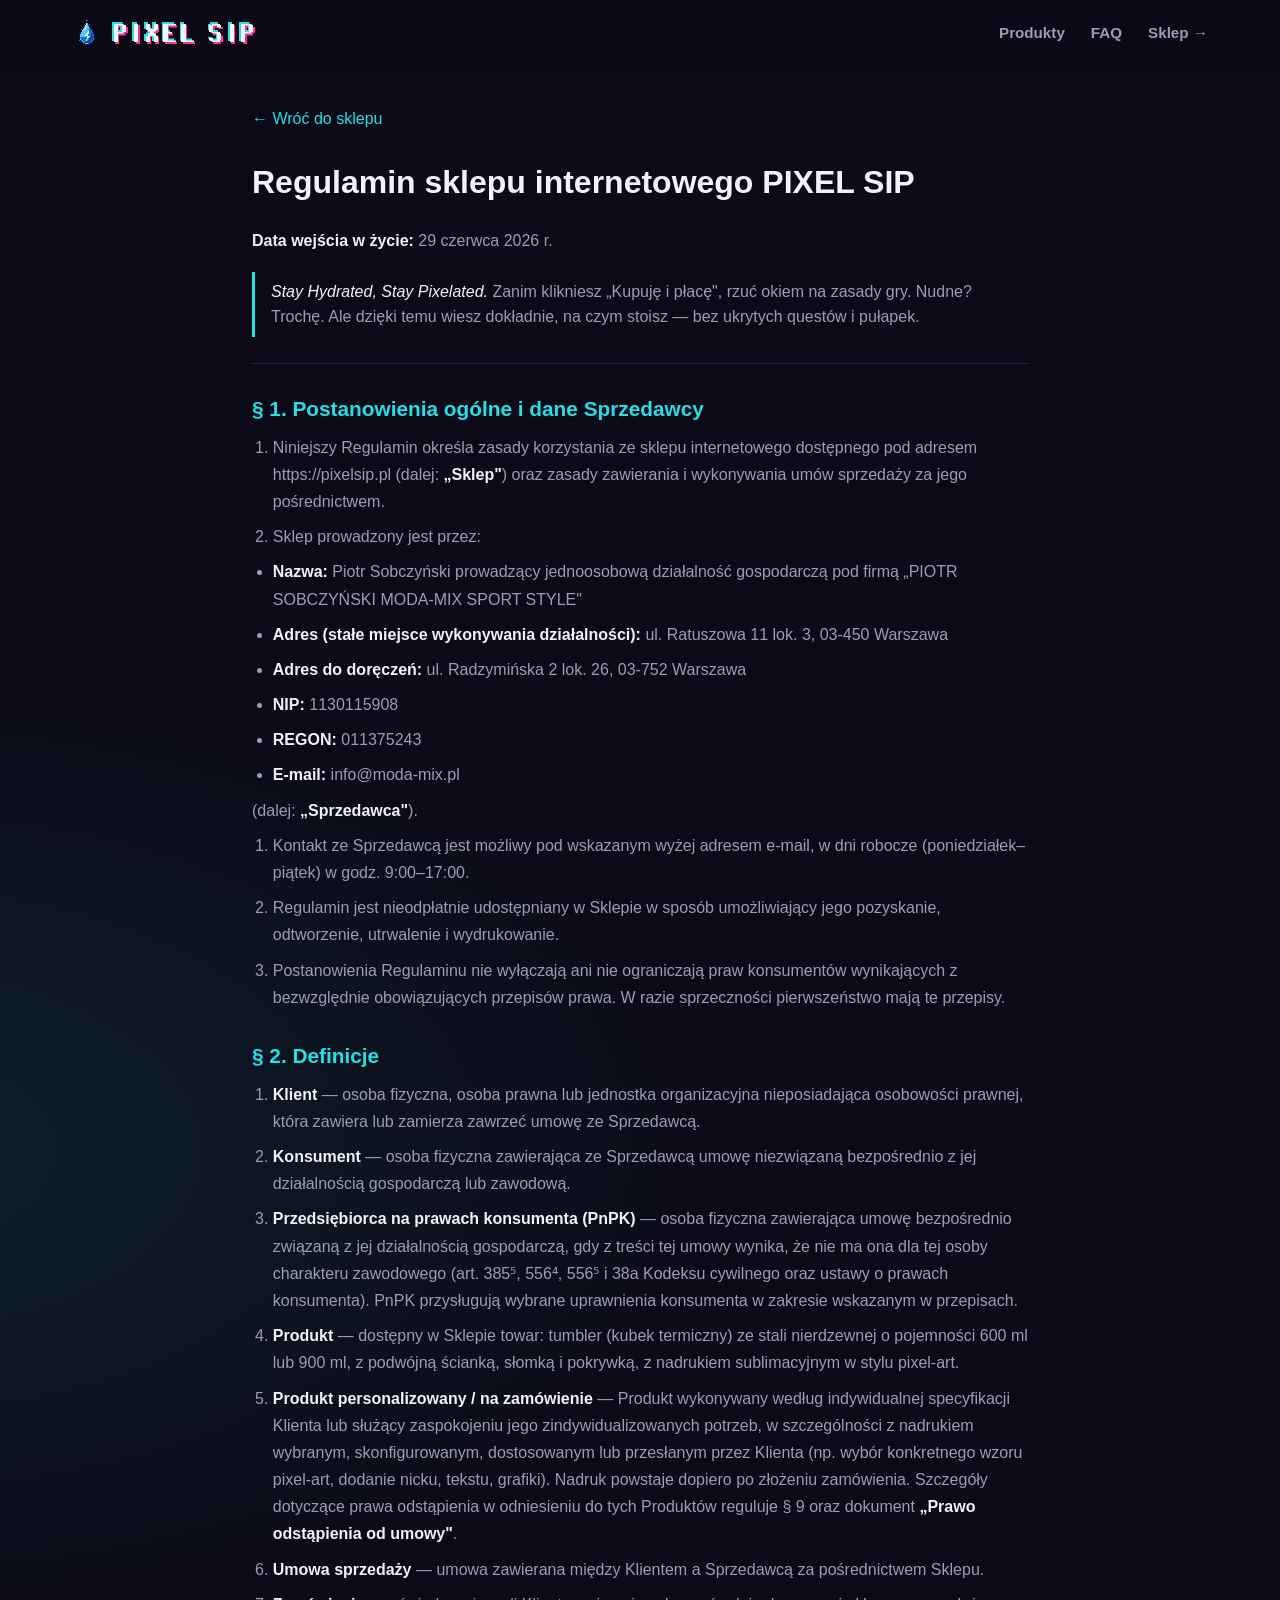
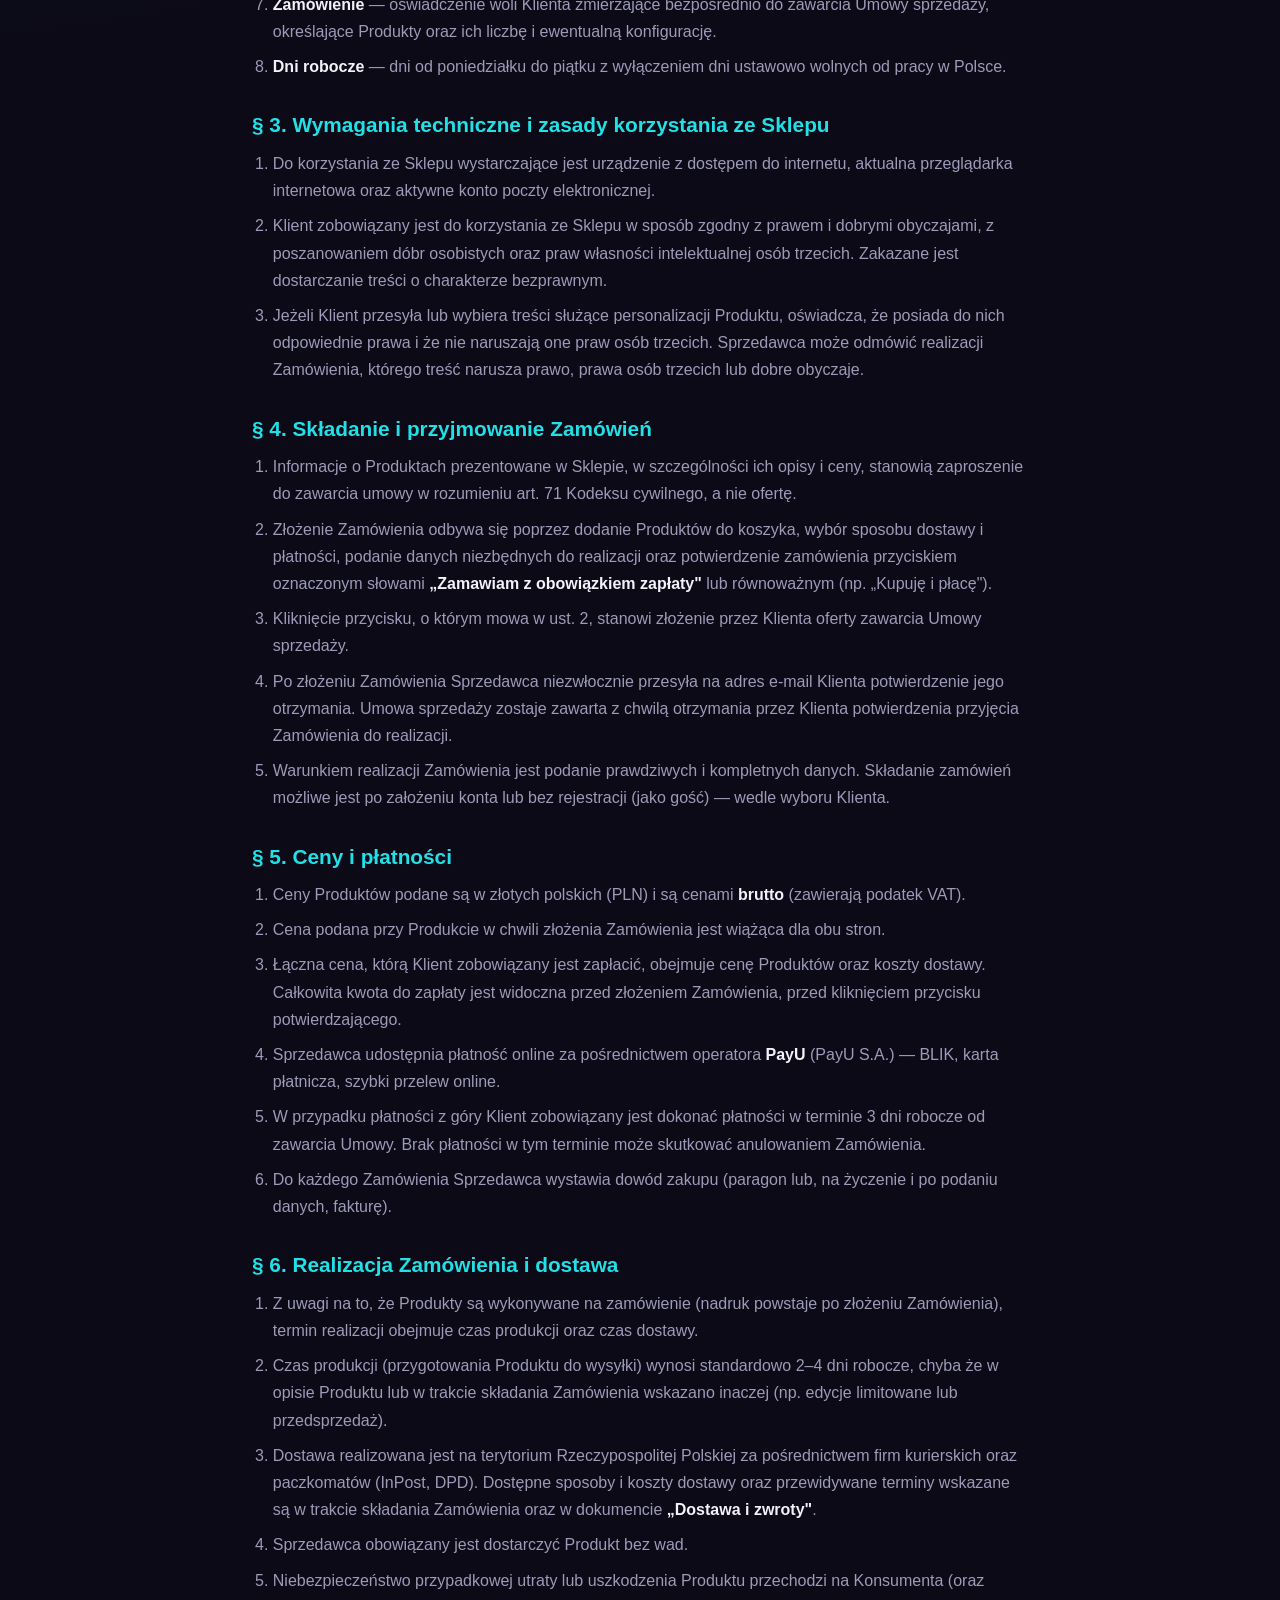
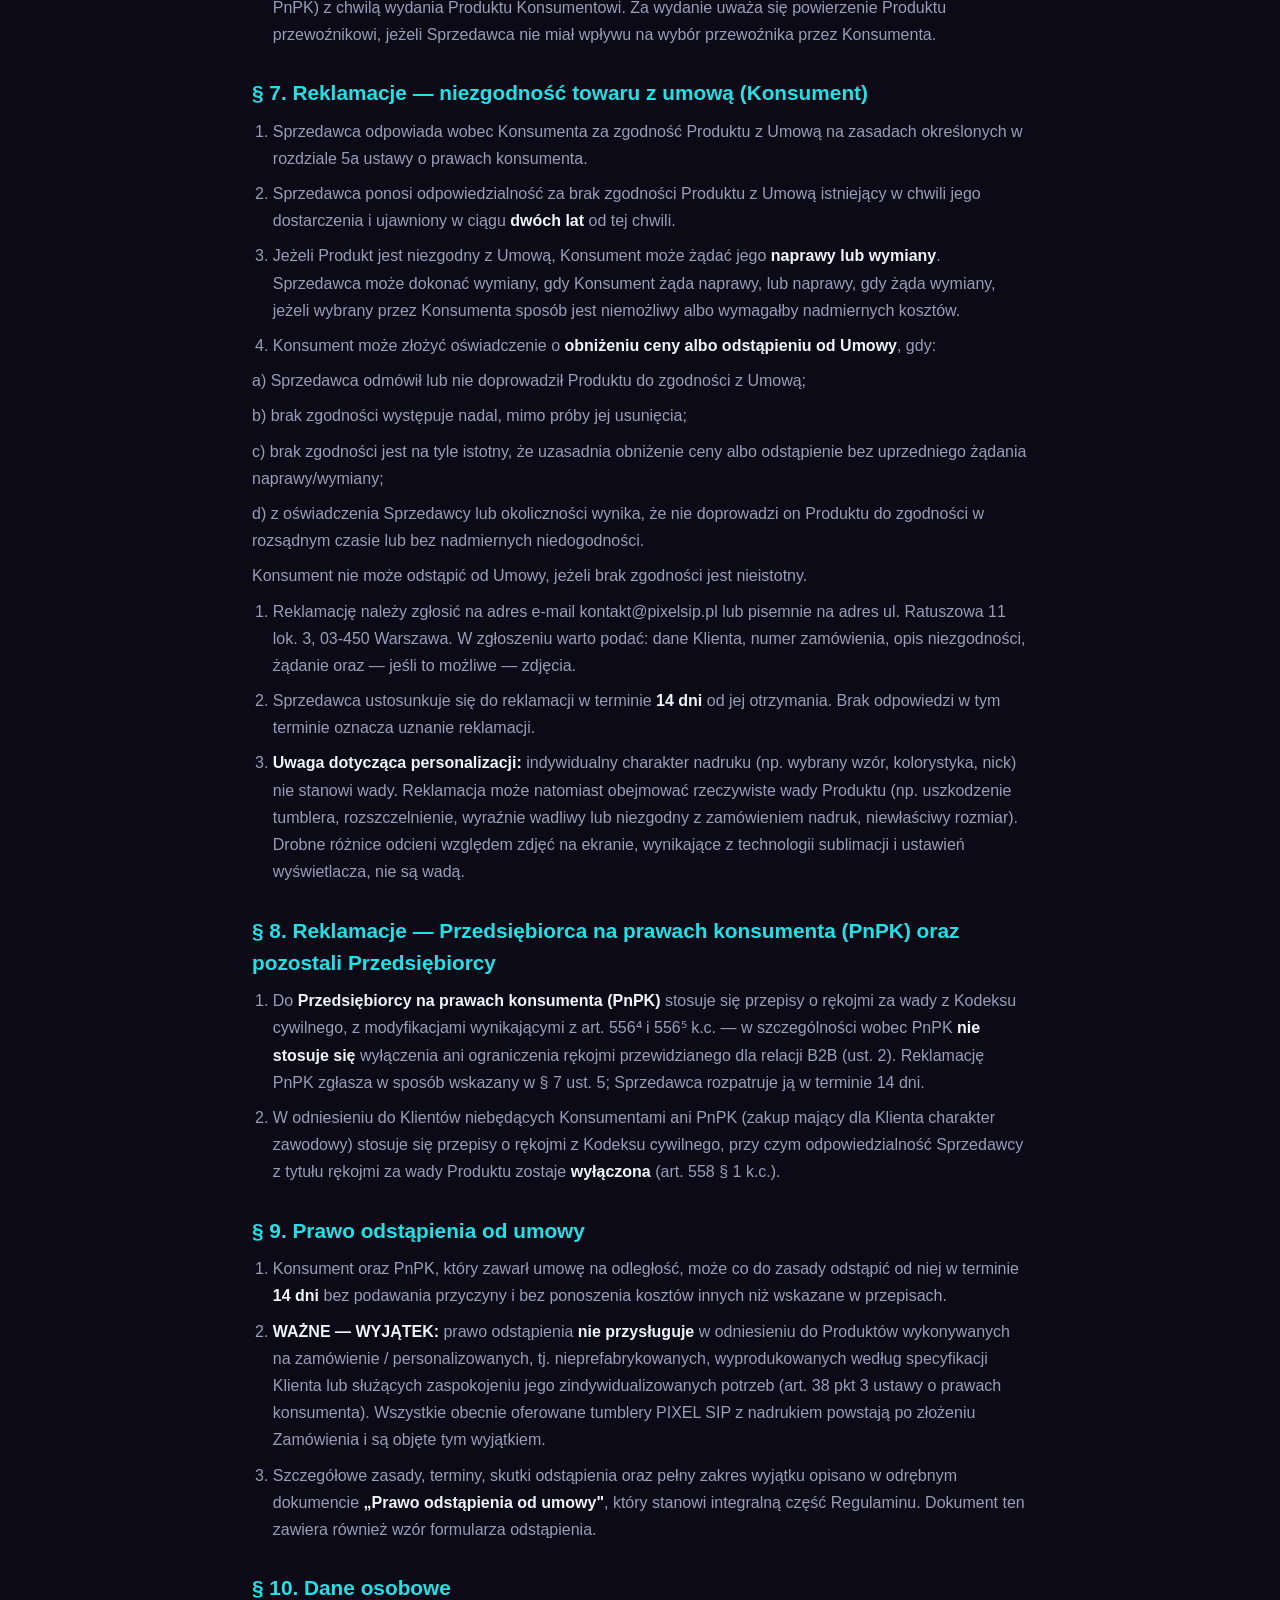
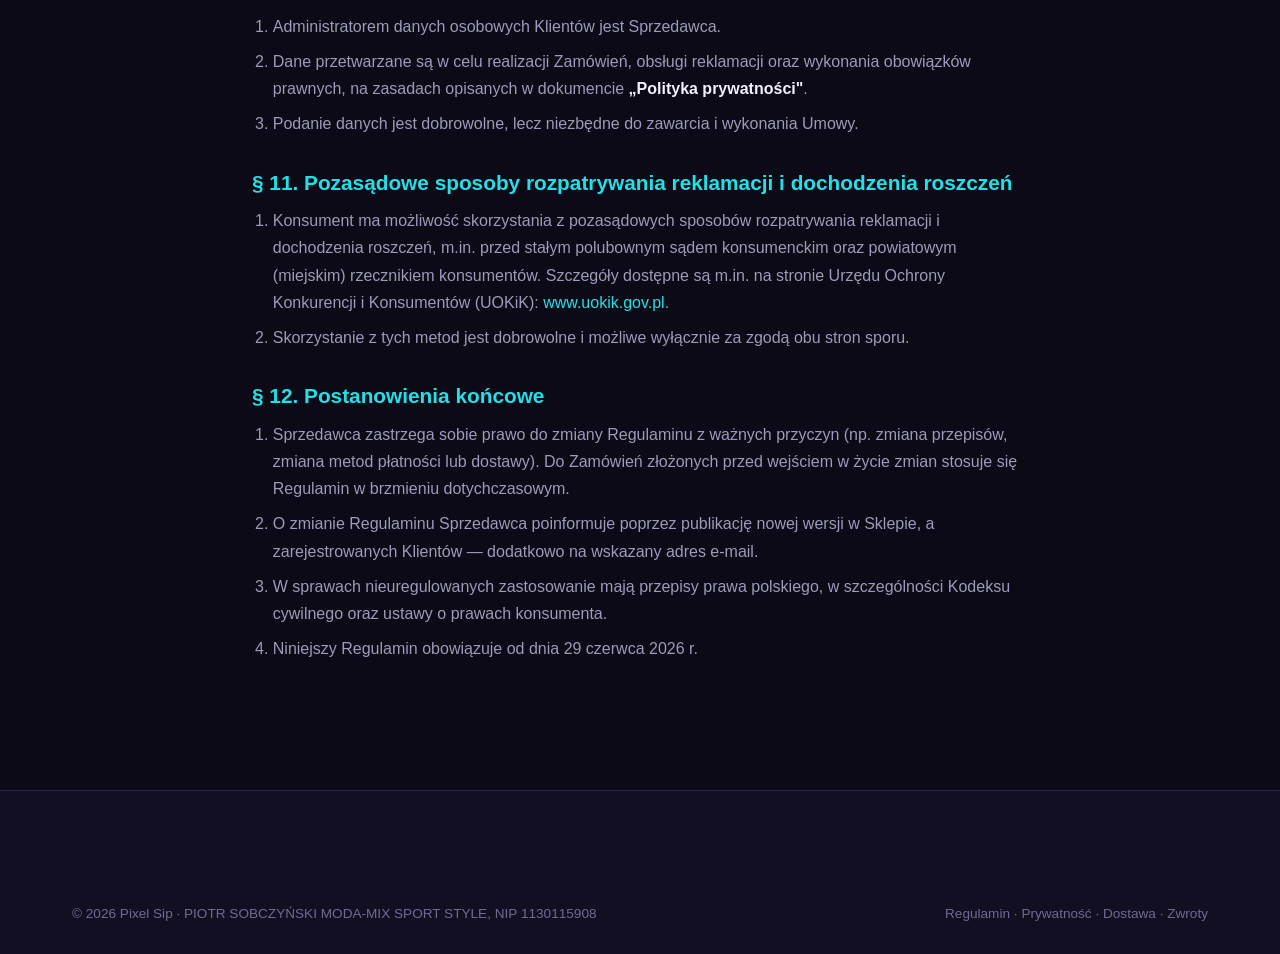
<file: pages/regulamin.html>
<!doctype html>
<html lang="pl"><head>
<meta charset="utf-8"><meta name="viewport" content="width=device-width,initial-scale=1">
<title>Regulamin sklepu — Pixel Sip</title><meta name="robots" content="index,follow">
<link rel="icon" href="../assets/brand/favicon.png" type="image/png">
<link rel="stylesheet" href="../css/styles.css">
<style>.doc{max-width:820px;margin:0 auto;padding:40px 22px 80px}
.doc h1{font-size:2rem;margin:.2em 0 .6em}.doc h2{font-size:1.3rem;margin:1.4em 0 .4em;color:var(--cyan)}
.doc h3{font-size:1.05rem;margin:1.1em 0 .3em}.doc p,.doc li{color:var(--muted);margin:.5em 0;line-height:1.7}
.doc ul,.doc ol{padding-left:1.3em;margin:.4em 0}.doc strong{color:var(--txt)}.doc hr{border:none;border-top:1px solid var(--line);margin:1.6em 0}
.doc a{color:var(--cyan)}.backlink{display:inline-flex;gap:8px;color:var(--muted);margin-bottom:20px}
.doc table{width:100%;border-collapse:collapse;margin:1.1em 0;font-size:.95rem}
.doc th,.doc td{border:1px solid var(--line);padding:8px 11px;text-align:left;vertical-align:top}
.doc th{color:var(--txt);background:var(--bg2)}.doc td{color:var(--muted)}
.doc blockquote{border-left:3px solid var(--cyan);margin:1.1em 0;padding:.5em 0 .5em 1em;color:var(--muted)}
.doc em{color:var(--txt);font-style:italic}</style>
</head><body>
<header id="site-header"><div class="wrap hdr">
  <a class="logo" href="../index.html"><img class="sym" src="../assets/brand/symbol.png" alt=""><img class="mark" src="../assets/brand/wordmark.png" alt="Pixel Sip" style="height:22px;image-rendering:pixelated"></a>
  <nav id="nav"><a href="../index.html#produkty">Produkty</a><a href="../index.html#faq">FAQ</a><a href="../index.html">Sklep →</a></nav>
</div></header>
<main class="doc">
  <a class="backlink" href="../index.html">← Wróć do sklepu</a>
  <h1>Regulamin sklepu internetowego PIXEL SIP</h1>
<p><strong>Data wejścia w życie:</strong> 29 czerwca 2026 r.</p>
<blockquote><em>Stay Hydrated, Stay Pixelated.</em> Zanim klikniesz „Kupuję i płacę&quot;, rzuć okiem na zasady gry. Nudne? Trochę. Ale dzięki temu wiesz dokładnie, na czym stoisz — bez ukrytych questów i pułapek.</blockquote>
<hr>
<h2>§ 1. Postanowienia ogólne i dane Sprzedawcy</h2>
<ol>
<li>Niniejszy Regulamin określa zasady korzystania ze sklepu internetowego dostępnego pod adresem https://pixelsip.pl (dalej: <strong>„Sklep&quot;</strong>) oraz zasady zawierania i wykonywania umów sprzedaży za jego pośrednictwem.</li>
<li>Sklep prowadzony jest przez:</li>
</ol>
<ul>
<li><strong>Nazwa:</strong> Piotr Sobczyński prowadzący jednoosobową działalność gospodarczą pod firmą „PIOTR SOBCZYŃSKI MODA-MIX SPORT STYLE&quot;</li>
<li><strong>Adres (stałe miejsce wykonywania działalności):</strong> ul. Ratuszowa 11 lok. 3, 03-450 Warszawa</li>
<li><strong>Adres do doręczeń:</strong> ul. Radzymińska 2 lok. 26, 03-752 Warszawa</li>
<li><strong>NIP:</strong> 1130115908</li>
<li><strong>REGON:</strong> 011375243</li>
<li><strong>E-mail:</strong> info@moda-mix.pl</li>
</ul>
<p>   (dalej: <strong>„Sprzedawca&quot;</strong>).</p>
<ol>
<li>Kontakt ze Sprzedawcą jest możliwy pod wskazanym wyżej adresem e-mail, w dni robocze (poniedziałek–piątek) w godz. 9:00–17:00.</li>
<li>Regulamin jest nieodpłatnie udostępniany w Sklepie w sposób umożliwiający jego pozyskanie, odtworzenie, utrwalenie i wydrukowanie.</li>
<li>Postanowienia Regulaminu nie wyłączają ani nie ograniczają praw konsumentów wynikających z bezwzględnie obowiązujących przepisów prawa. W razie sprzeczności pierwszeństwo mają te przepisy.</li>
</ol>
<h2>§ 2. Definicje</h2>
<ol>
<li><strong>Klient</strong> — osoba fizyczna, osoba prawna lub jednostka organizacyjna nieposiadająca osobowości prawnej, która zawiera lub zamierza zawrzeć umowę ze Sprzedawcą.</li>
<li><strong>Konsument</strong> — osoba fizyczna zawierająca ze Sprzedawcą umowę niezwiązaną bezpośrednio z jej działalnością gospodarczą lub zawodową.</li>
<li><strong>Przedsiębiorca na prawach konsumenta (PnPK)</strong> — osoba fizyczna zawierająca umowę bezpośrednio związaną z jej działalnością gospodarczą, gdy z treści tej umowy wynika, że nie ma ona dla tej osoby charakteru zawodowego (art. 385⁵, 556⁴, 556⁵ i 38a Kodeksu cywilnego oraz ustawy o prawach konsumenta). PnPK przysługują wybrane uprawnienia konsumenta w zakresie wskazanym w przepisach.</li>
<li><strong>Produkt</strong> — dostępny w Sklepie towar: tumbler (kubek termiczny) ze stali nierdzewnej o pojemności 600 ml lub 900 ml, z podwójną ścianką, słomką i pokrywką, z nadrukiem sublimacyjnym w stylu pixel-art.</li>
<li><strong>Produkt personalizowany / na zamówienie</strong> — Produkt wykonywany według indywidualnej specyfikacji Klienta lub służący zaspokojeniu jego zindywidualizowanych potrzeb, w szczególności z nadrukiem wybranym, skonfigurowanym, dostosowanym lub przesłanym przez Klienta (np. wybór konkretnego wzoru pixel-art, dodanie nicku, tekstu, grafiki). Nadruk powstaje dopiero po złożeniu zamówienia. Szczegóły dotyczące prawa odstąpienia w odniesieniu do tych Produktów reguluje § 9 oraz dokument <strong>„Prawo odstąpienia od umowy&quot;</strong>.</li>
<li><strong>Umowa sprzedaży</strong> — umowa zawierana między Klientem a Sprzedawcą za pośrednictwem Sklepu.</li>
<li><strong>Zamówienie</strong> — oświadczenie woli Klienta zmierzające bezpośrednio do zawarcia Umowy sprzedaży, określające Produkty oraz ich liczbę i ewentualną konfigurację.</li>
<li><strong>Dni robocze</strong> — dni od poniedziałku do piątku z wyłączeniem dni ustawowo wolnych od pracy w Polsce.</li>
</ol>
<h2>§ 3. Wymagania techniczne i zasady korzystania ze Sklepu</h2>
<ol>
<li>Do korzystania ze Sklepu wystarczające jest urządzenie z dostępem do internetu, aktualna przeglądarka internetowa oraz aktywne konto poczty elektronicznej.</li>
<li>Klient zobowiązany jest do korzystania ze Sklepu w sposób zgodny z prawem i dobrymi obyczajami, z poszanowaniem dóbr osobistych oraz praw własności intelektualnej osób trzecich. Zakazane jest dostarczanie treści o charakterze bezprawnym.</li>
<li>Jeżeli Klient przesyła lub wybiera treści służące personalizacji Produktu, oświadcza, że posiada do nich odpowiednie prawa i że nie naruszają one praw osób trzecich. Sprzedawca może odmówić realizacji Zamówienia, którego treść narusza prawo, prawa osób trzecich lub dobre obyczaje.</li>
</ol>
<h2>§ 4. Składanie i przyjmowanie Zamówień</h2>
<ol>
<li>Informacje o Produktach prezentowane w Sklepie, w szczególności ich opisy i ceny, stanowią zaproszenie do zawarcia umowy w rozumieniu art. 71 Kodeksu cywilnego, a nie ofertę.</li>
<li>Złożenie Zamówienia odbywa się poprzez dodanie Produktów do koszyka, wybór sposobu dostawy i płatności, podanie danych niezbędnych do realizacji oraz potwierdzenie zamówienia przyciskiem oznaczonym słowami <strong>„Zamawiam z obowiązkiem zapłaty&quot;</strong> lub równoważnym (np. „Kupuję i płacę&quot;).</li>
<li>Kliknięcie przycisku, o którym mowa w ust. 2, stanowi złożenie przez Klienta oferty zawarcia Umowy sprzedaży.</li>
<li>Po złożeniu Zamówienia Sprzedawca niezwłocznie przesyła na adres e-mail Klienta potwierdzenie jego otrzymania. Umowa sprzedaży zostaje zawarta z chwilą otrzymania przez Klienta potwierdzenia przyjęcia Zamówienia do realizacji.</li>
<li>Warunkiem realizacji Zamówienia jest podanie prawdziwych i kompletnych danych. Składanie zamówień możliwe jest po założeniu konta lub bez rejestracji (jako gość) — wedle wyboru Klienta.</li>
</ol>
<h2>§ 5. Ceny i płatności</h2>
<ol>
<li>Ceny Produktów podane są w złotych polskich (PLN) i są cenami <strong>brutto</strong> (zawierają podatek VAT).</li>
<li>Cena podana przy Produkcie w chwili złożenia Zamówienia jest wiążąca dla obu stron.</li>
<li>Łączna cena, którą Klient zobowiązany jest zapłacić, obejmuje cenę Produktów oraz koszty dostawy. Całkowita kwota do zapłaty jest widoczna przed złożeniem Zamówienia, przed kliknięciem przycisku potwierdzającego.</li>
<li>Sprzedawca udostępnia płatność online za pośrednictwem operatora <strong>PayU</strong> (PayU S.A.) — BLIK, karta płatnicza, szybki przelew online.</li>
<li>W przypadku płatności z góry Klient zobowiązany jest dokonać płatności w terminie 3 dni robocze od zawarcia Umowy. Brak płatności w tym terminie może skutkować anulowaniem Zamówienia.</li>
<li>Do każdego Zamówienia Sprzedawca wystawia dowód zakupu (paragon lub, na życzenie i po podaniu danych, fakturę).</li>
</ol>
<h2>§ 6. Realizacja Zamówienia i dostawa</h2>
<ol>
<li>Z uwagi na to, że Produkty są wykonywane na zamówienie (nadruk powstaje po złożeniu Zamówienia), termin realizacji obejmuje czas produkcji oraz czas dostawy.</li>
<li>Czas produkcji (przygotowania Produktu do wysyłki) wynosi standardowo 2–4 dni robocze, chyba że w opisie Produktu lub w trakcie składania Zamówienia wskazano inaczej (np. edycje limitowane lub przedsprzedaż).</li>
<li>Dostawa realizowana jest na terytorium Rzeczypospolitej Polskiej za pośrednictwem firm kurierskich oraz paczkomatów (InPost, DPD). Dostępne sposoby i koszty dostawy oraz przewidywane terminy wskazane są w trakcie składania Zamówienia oraz w dokumencie <strong>„Dostawa i zwroty&quot;</strong>.</li>
<li>Sprzedawca obowiązany jest dostarczyć Produkt bez wad.</li>
<li>Niebezpieczeństwo przypadkowej utraty lub uszkodzenia Produktu przechodzi na Konsumenta (oraz PnPK) z chwilą wydania Produktu Konsumentowi. Za wydanie uważa się powierzenie Produktu przewoźnikowi, jeżeli Sprzedawca nie miał wpływu na wybór przewoźnika przez Konsumenta.</li>
</ol>
<h2>§ 7. Reklamacje — niezgodność towaru z umową (Konsument)</h2>
<ol>
<li>Sprzedawca odpowiada wobec Konsumenta za zgodność Produktu z Umową na zasadach określonych w rozdziale 5a ustawy o prawach konsumenta.</li>
<li>Sprzedawca ponosi odpowiedzialność za brak zgodności Produktu z Umową istniejący w chwili jego dostarczenia i ujawniony w ciągu <strong>dwóch lat</strong> od tej chwili.</li>
<li>Jeżeli Produkt jest niezgodny z Umową, Konsument może żądać jego <strong>naprawy lub wymiany</strong>. Sprzedawca może dokonać wymiany, gdy Konsument żąda naprawy, lub naprawy, gdy żąda wymiany, jeżeli wybrany przez Konsumenta sposób jest niemożliwy albo wymagałby nadmiernych kosztów.</li>
<li>Konsument może złożyć oświadczenie o <strong>obniżeniu ceny albo odstąpieniu od Umowy</strong>, gdy:</li>
</ol>
<p>   a) Sprzedawca odmówił lub nie doprowadził Produktu do zgodności z Umową;</p>
<p>   b) brak zgodności występuje nadal, mimo próby jej usunięcia;</p>
<p>   c) brak zgodności jest na tyle istotny, że uzasadnia obniżenie ceny albo odstąpienie bez uprzedniego żądania naprawy/wymiany;</p>
<p>   d) z oświadczenia Sprzedawcy lub okoliczności wynika, że nie doprowadzi on Produktu do zgodności w rozsądnym czasie lub bez nadmiernych niedogodności.</p>
<p>   Konsument nie może odstąpić od Umowy, jeżeli brak zgodności jest nieistotny.</p>
<ol>
<li>Reklamację należy zgłosić na adres e-mail kontakt@pixelsip.pl lub pisemnie na adres ul. Ratuszowa 11 lok. 3, 03-450 Warszawa. W zgłoszeniu warto podać: dane Klienta, numer zamówienia, opis niezgodności, żądanie oraz — jeśli to możliwe — zdjęcia.</li>
<li>Sprzedawca ustosunkuje się do reklamacji w terminie <strong>14 dni</strong> od jej otrzymania. Brak odpowiedzi w tym terminie oznacza uznanie reklamacji.</li>
<li><strong>Uwaga dotycząca personalizacji:</strong> indywidualny charakter nadruku (np. wybrany wzór, kolorystyka, nick) nie stanowi wady. Reklamacja może natomiast obejmować rzeczywiste wady Produktu (np. uszkodzenie tumblera, rozszczelnienie, wyraźnie wadliwy lub niezgodny z zamówieniem nadruk, niewłaściwy rozmiar). Drobne różnice odcieni względem zdjęć na ekranie, wynikające z technologii sublimacji i ustawień wyświetlacza, nie są wadą.</li>
</ol>
<h2>§ 8. Reklamacje — Przedsiębiorca na prawach konsumenta (PnPK) oraz pozostali Przedsiębiorcy</h2>
<ol>
<li>Do <strong>Przedsiębiorcy na prawach konsumenta (PnPK)</strong> stosuje się przepisy o rękojmi za wady z Kodeksu cywilnego, z modyfikacjami wynikającymi z art. 556⁴ i 556⁵ k.c. — w szczególności wobec PnPK <strong>nie stosuje się</strong> wyłączenia ani ograniczenia rękojmi przewidzianego dla relacji B2B (ust. 2). Reklamację PnPK zgłasza w sposób wskazany w § 7 ust. 5; Sprzedawca rozpatruje ją w terminie 14 dni.</li>
<li>W odniesieniu do Klientów niebędących Konsumentami ani PnPK (zakup mający dla Klienta charakter zawodowy) stosuje się przepisy o rękojmi z Kodeksu cywilnego, przy czym odpowiedzialność Sprzedawcy z tytułu rękojmi za wady Produktu zostaje <strong>wyłączona</strong> (art. 558 § 1 k.c.).</li>
</ol>
<h2>§ 9. Prawo odstąpienia od umowy</h2>
<ol>
<li>Konsument oraz PnPK, który zawarł umowę na odległość, może co do zasady odstąpić od niej w terminie <strong>14 dni</strong> bez podawania przyczyny i bez ponoszenia kosztów innych niż wskazane w przepisach.</li>
<li><strong>WAŻNE — WYJĄTEK:</strong> prawo odstąpienia <strong>nie przysługuje</strong> w odniesieniu do Produktów wykonywanych na zamówienie / personalizowanych, tj. nieprefabrykowanych, wyprodukowanych według specyfikacji Klienta lub służących zaspokojeniu jego zindywidualizowanych potrzeb (art. 38 pkt 3 ustawy o prawach konsumenta). Wszystkie obecnie oferowane tumblery PIXEL SIP z nadrukiem powstają po złożeniu Zamówienia i są objęte tym wyjątkiem.</li>
<li>Szczegółowe zasady, terminy, skutki odstąpienia oraz pełny zakres wyjątku opisano w odrębnym dokumencie <strong>„Prawo odstąpienia od umowy&quot;</strong>, który stanowi integralną część Regulaminu. Dokument ten zawiera również wzór formularza odstąpienia.</li>
</ol>
<h2>§ 10. Dane osobowe</h2>
<ol>
<li>Administratorem danych osobowych Klientów jest Sprzedawca.</li>
<li>Dane przetwarzane są w celu realizacji Zamówień, obsługi reklamacji oraz wykonania obowiązków prawnych, na zasadach opisanych w dokumencie <strong>„Polityka prywatności&quot;</strong>.</li>
<li>Podanie danych jest dobrowolne, lecz niezbędne do zawarcia i wykonania Umowy.</li>
</ol>
<h2>§ 11. Pozasądowe sposoby rozpatrywania reklamacji i dochodzenia roszczeń</h2>
<ol>
<li>Konsument ma możliwość skorzystania z pozasądowych sposobów rozpatrywania reklamacji i dochodzenia roszczeń, m.in. przed stałym polubownym sądem konsumenckim oraz powiatowym (miejskim) rzecznikiem konsumentów. Szczegóły dostępne są m.in. na stronie Urzędu Ochrony Konkurencji i Konsumentów (UOKiK): <a href="https://www.uokik.gov.pl">www.uokik.gov.pl</a>.</li>
<li>Skorzystanie z tych metod jest dobrowolne i możliwe wyłącznie za zgodą obu stron sporu.</li>
</ol>
<h2>§ 12. Postanowienia końcowe</h2>
<ol>
<li>Sprzedawca zastrzega sobie prawo do zmiany Regulaminu z ważnych przyczyn (np. zmiana przepisów, zmiana metod płatności lub dostawy). Do Zamówień złożonych przed wejściem w życie zmian stosuje się Regulamin w brzmieniu dotychczasowym.</li>
<li>O zmianie Regulaminu Sprzedawca poinformuje poprzez publikację nowej wersji w Sklepie, a zarejestrowanych Klientów — dodatkowo na wskazany adres e-mail.</li>
<li>W sprawach nieuregulowanych zastosowanie mają przepisy prawa polskiego, w szczególności Kodeksu cywilnego oraz ustawy o prawach konsumenta.</li>
<li>Niniejszy Regulamin obowiązuje od dnia 29 czerwca 2026 r.</li>
</ol>
</main>
<footer><div class="wrap"><div class="foot__bottom" style="border:none">
  <span>© 2026 Pixel Sip · PIOTR SOBCZYŃSKI MODA-MIX SPORT STYLE, NIP 1130115908</span>
  <span><a href="regulamin.html">Regulamin</a> · <a href="polityka-prywatnosci.html">Prywatność</a> · <a href="dostawa-i-zwroty.html">Dostawa</a> · <a href="odstapienie-od-umowy.html">Zwroty</a></span>
</div></div></footer>
</body></html>
</file>
<file: css/styles.css>
/* ===== Pixel Sip — Store design system ===== */
@font-face{font-family:'Silkscreen';src:url('../assets/fonts/Silkscreen-Bold.woff2') format('woff2'),url('../assets/fonts/Silkscreen-Bold.ttf') format('truetype');font-weight:700;font-display:swap}
@font-face{font-family:'Silkscreen';src:url('../assets/fonts/Silkscreen-Regular.woff2') format('woff2'),url('../assets/fonts/Silkscreen-Regular.ttf') format('truetype');font-weight:400;font-display:swap}
@font-face{font-family:'PixelSipFont';src:url('../assets/fonts/PixelOperator-Bold.woff2') format('woff2'),url('../assets/fonts/PixelOperator-Bold.ttf') format('truetype');font-display:swap}

:root{
  color-scheme:dark;   /* strona jest ciemna z założenia — przeglądarka NIE ma jej auto-inwertować (Chrome/Samsung „Auto Dark"); natywne kontrolki (inputy, scrollbary, select) ciemne */
  --bg:#0B0A16; --bg2:#120F22; --card:#171228; --card2:#1E1838; --line:#2A2348;
  --cyan:#22E0E6; --pink:#FF2E97; --purple:#9B5DE5; --yellow:#FFD23F; --green:#5DF7A0;
  --txt:#F2F2FA; --muted:#9D9BB8; --muted2:#6E6B90;
  --grad:linear-gradient(90deg,var(--cyan),var(--pink));
  --radius:16px; --radius-sm:10px; --max:1180px;
  --shadow:0 18px 50px -20px rgba(0,0,0,.7); --glow:0 0 24px rgba(34,224,230,.35);
  --sans:-apple-system,BlinkMacSystemFont,'Segoe UI',Roboto,Helvetica,Arial,sans-serif;
}
*{box-sizing:border-box;margin:0;padding:0}
html{scroll-behavior:smooth;-webkit-text-size-adjust:100%;overflow-x:clip}
body{font-family:var(--sans);background:var(--bg);color:var(--txt);line-height:1.55;overflow-x:clip;
  background-image:radial-gradient(1200px 600px at 80% -10%,rgba(155,93,229,.18),transparent),radial-gradient(900px 500px at -10% 20%,rgba(34,224,230,.10),transparent)}
img{max-width:100%;display:block}
a{color:inherit;text-decoration:none}
button{font:inherit;cursor:pointer;border:none;background:none;color:inherit}
.muted{color:var(--muted)}
.wrap{max-width:var(--max);margin:0 auto;padding:0 22px}
.kicker{font-family:'Silkscreen',monospace;font-size:.72rem;letter-spacing:.22em;text-transform:uppercase;color:var(--cyan)}
.section{padding:84px 0}
.section h2{font-size:clamp(1.6rem,4vw,2.5rem);font-weight:800;letter-spacing:-.02em;margin:.3em 0 .2em;line-height:1.05}
.section .lead{color:var(--muted);max-width:60ch;font-size:1.05rem}
.center{text-align:center}.center .lead{margin:.4em auto 0}

/* ===== Buttons ===== */
.btn{display:inline-flex;align-items:center;gap:.5em;padding:.85em 1.4em;border-radius:999px;font-weight:700;
  transition:.18s transform,.18s box-shadow,.18s background;white-space:nowrap}
.btn:active{transform:translateY(1px)}
.btn--primary{background:var(--grad);color:#0a0a12;box-shadow:0 10px 30px -8px rgba(255,46,151,.55)}
.btn--primary:hover{box-shadow:0 14px 36px -8px rgba(255,46,151,.7),var(--glow)}
.btn--ghost{border:1.5px solid var(--line);color:var(--txt)}
.btn--ghost:hover{border-color:var(--cyan);color:var(--cyan)}
.btn--block{width:100%;justify-content:center}
.btn--lg{padding:1.05em 1.8em;font-size:1.05rem}
.btn:disabled{opacity:.45;pointer-events:none}

/* ===== Header ===== */
#site-header{position:sticky;top:0;z-index:60;backdrop-filter:blur(12px);background:rgba(11,10,22,.72);
  border-bottom:1px solid transparent;transition:.25s}
#site-header.scrolled{background:rgba(11,10,22,.92);border-bottom-color:var(--line)}
.hdr{display:flex;align-items:center;gap:18px;height:66px}
.logo{display:flex;align-items:center;gap:10px}
.logo img.sym{width:30px;height:30px;image-rendering:pixelated}
.logo img.mark{height:22px;image-rendering:pixelated}
#nav{margin-left:auto;display:flex;align-items:center;gap:26px}
#nav a{color:var(--muted);font-weight:600;font-size:.95rem;transition:.15s}
#nav a:hover{color:var(--txt)}
.hdr-actions{display:flex;align-items:center;gap:12px;margin-left:8px}
.icon-btn{position:relative;width:42px;height:42px;border-radius:12px;border:1px solid var(--line);display:grid;place-items:center;transition:.15s}
.icon-btn:hover{border-color:var(--cyan);color:var(--cyan)}
.cart-count{position:absolute;top:-7px;right:-7px;min-width:19px;height:19px;padding:0 5px;border-radius:999px;background:var(--pink);
  color:#fff;font-size:.7rem;font-weight:800;display:grid;place-items:center}
#nav-toggle{display:none}

/* ===== Hero ===== */
.hero{position:relative;padding:72px 0 64px;overflow:hidden}
.hero::before{content:'';position:absolute;inset:0;background-image:var(--hero-bg,url('../assets/brand/hero.png'));background-position:center;background-size:cover;opacity:.20;image-rendering:pixelated;
  -webkit-mask-image:linear-gradient(180deg,#000,transparent);mask-image:linear-gradient(180deg,#000,transparent)}
.hero__inner{position:relative;display:grid;grid-template-columns:1.05fr .95fr;gap:40px;align-items:center}
.hero h1{font-size:clamp(2.1rem,6vw,3.8rem);font-weight:900;line-height:1.02;letter-spacing:-.03em;margin:.35em 0}
.hero h1 .g{background:var(--grad);-webkit-background-clip:text;background-clip:text;color:transparent}
.hero p{color:var(--muted);font-size:1.15rem;max-width:48ch;margin-bottom:1.6em}
.hero__cta{display:flex;gap:14px;flex-wrap:wrap}
.hero__badges{display:flex;gap:18px;margin-top:26px;flex-wrap:wrap}
.hero__badges span{font-size:.88rem;color:var(--muted);display:inline-flex;align-items:center;white-space:nowrap}
.hero__badges span::first-letter{margin-right:6px}
.hero__art{aspect-ratio:4/5;border-radius:24px;background:var(--bg2);
  border:1px solid var(--line);box-shadow:var(--shadow);position:relative;overflow:hidden}
.hero__art::after{content:'';position:absolute;inset:0;border-radius:24px;box-shadow:inset 0 0 60px rgba(34,224,230,.25);z-index:2;pointer-events:none}
.hero__slide{position:absolute;inset:0;background-size:cover;background-position:center;opacity:0;transition:opacity .8s ease}
.hero__slide.is-active{opacity:1}
.hero__dots{position:absolute;bottom:14px;left:0;right:0;display:flex;justify-content:center;gap:7px;z-index:3}
.hero__dot{width:8px;height:8px;border-radius:50%;background:rgba(242,242,250,.4);border:0;padding:0;cursor:pointer;transition:.2s}
.hero__dot:hover{background:rgba(242,242,250,.7)}
.hero__dot.is-active{background:var(--cyan);width:22px;border-radius:5px}

/* ===== Value props ===== */
.values{display:grid;grid-template-columns:repeat(4,1fr);gap:18px}
.value{background:var(--card);border:1px solid var(--line);border-radius:var(--radius);padding:24px}
.value .emoji{font-size:1.8rem;display:block;margin-bottom:10px}
.value h3{font-size:1.05rem;margin-bottom:6px}
.value p{color:var(--muted);font-size:.92rem}
.hero__summer{display:inline-flex;align-items:center;gap:11px;margin:0 0 1.5em;padding:11px 17px;border-radius:999px;background:linear-gradient(90deg,rgba(255,210,63,.13),rgba(255,46,151,.13));border:1px solid rgba(255,138,61,.5);font-size:.96rem;color:var(--txt);max-width:50ch;line-height:1.4}
.hero__summer-em{font-size:1.25rem;flex-shrink:0}
.hero__summer b{color:var(--yellow);font-weight:700}
.kicker--hot{color:var(--yellow)}
.summer{background:var(--bg2)}
.summer-grid{display:grid;grid-template-columns:repeat(3,1fr);gap:18px}
.summer-card{background:var(--card);border:1px solid var(--line);border-radius:var(--radius);padding:24px;position:relative;overflow:hidden}
.summer-card::before{content:"";position:absolute;left:0;right:0;top:0;height:3px;background:linear-gradient(90deg,var(--yellow),var(--pink))}
.summer-em{font-size:1.8rem;display:block;margin-bottom:10px}
.summer-card h3{font-size:1.05rem;margin-bottom:6px}
.summer-card p{color:var(--muted);font-size:.92rem}
@media(max-width:760px){.summer-grid{grid-template-columns:1fr}}

/* ===== Configurator ===== */
.config{display:grid;grid-template-columns:.85fr 1.15fr;gap:40px;align-items:start}
.config>*{min-width:0}
.preview{position:sticky;top:90px}
.preview__stage{background:radial-gradient(120% 120% at 50% 0%,rgba(155,93,229,.22),transparent 60%),var(--bg2);
  border:1px solid var(--line);border-radius:24px;padding:34px;display:grid;place-items:center;min-height:420px;position:relative;overflow:hidden}
.preview__stage::before{content:'';position:absolute;inset:0;background:url('../assets/brand/section-bg.png') center/cover;opacity:.10;image-rendering:pixelated;pointer-events:none}
/* Mockup: wzór nałożony na realne zdjęcie tumblera */
.mockup{position:relative;width:min(300px,72%);margin:0 auto;transition:.3s;filter:drop-shadow(0 26px 40px rgba(0,0,0,.55))}
.mockup__photo{width:100%;display:block;image-rendering:auto}
.mockup__body{position:absolute;overflow:hidden;transition:.3s}
.mockup__art{position:absolute;inset:0;background-size:cover;background-position:center;image-rendering:pixelated;mix-blend-mode:multiply}
.mockup__body::after{content:'';position:absolute;inset:0;
  background:linear-gradient(90deg,rgba(0,0,0,.5),rgba(0,0,0,0) 30%,rgba(255,255,255,.12) 46%,rgba(0,0,0,0) 64%,rgba(0,0,0,.55))}
/* Podgląd 3D */
#tumbler3d{position:relative;z-index:1;width:100%;height:clamp(360px,52vh,520px);cursor:grab;touch-action:none}
#tumbler3d:active{cursor:grabbing}
#tumbler3d canvas{display:block;width:100%!important;height:100%!important}
.hint3d{text-align:center;color:var(--muted2);font-size:.78rem;margin-top:6px}
.preview__info{margin-top:20px;text-align:center}
.preview__info h3{font-size:1.25rem}
.preview__price{font-size:1.5rem;font-weight:900;color:var(--cyan)}
.preview__price s{font-size:1rem;color:var(--muted2);font-weight:600;margin-left:8px}

.config__panel h2{font-size:1.5rem;margin-bottom:4px}
.field{margin:22px 0}
.field>label{display:block;font-weight:700;margin-bottom:10px;font-size:.95rem}
.field .hint{color:var(--muted);font-size:.85rem;font-weight:400}
.size-opts{display:flex;gap:12px}
.size-opt{flex:1;border:1.5px solid var(--line);border-radius:14px;padding:14px;text-align:left;transition:.15s;background:var(--card)}
.size-opt:hover{border-color:var(--purple)}
.size-opt.is-active{border-color:var(--cyan);box-shadow:var(--glow);background:var(--card2)}
.size-opt__cap{display:block;font-weight:800;font-size:1.1rem}
.size-opt__price{display:block;color:var(--muted);font-size:.9rem;margin-top:2px}
.strip-opts{display:flex;gap:8px;flex-wrap:wrap}
.strip-opt{flex:1;min-width:88px;border:1.5px solid var(--line);border-radius:12px;padding:10px 8px;font-size:.86rem;font-weight:700;color:var(--muted);background:var(--card);transition:.15s}
.strip-opt:hover{border-color:var(--purple);color:var(--txt)}
.strip-opt.is-active{border-color:var(--cyan);color:var(--txt);box-shadow:var(--glow);background:var(--card2)}
.strip-group{margin-top:14px;padding:12px 14px;border:1px solid var(--line);border-radius:12px;background:var(--card);transition:.2s}
.strip-group.off{display:none}
.strip-group__h{font-size:.78rem;font-weight:700;text-transform:uppercase;letter-spacing:.08em;color:var(--cyan);margin-bottom:4px}
.strip-text-row{margin:0 0 12px}
#strip-text-top,#strip-text-bot{width:100%;background:var(--bg);border:1.5px solid var(--line);border-radius:12px;padding:.7em .9em;color:var(--txt);font-family:'PixelSipFont','Silkscreen',monospace;font-size:1.25rem;letter-spacing:.04em}
#strip-text-top::placeholder,#strip-text-bot::placeholder{font-family:var(--sans);font-size:.9rem;letter-spacing:0;color:var(--muted)}
#strip-text-top:focus,#strip-text-bot:focus{outline:none;border-color:var(--cyan);box-shadow:var(--glow)}
.strip-text-hint{display:block;margin-top:6px}
.color-row{display:flex;align-items:center;gap:12px;margin-top:8px}
.color-lbl{font-size:.74rem;font-weight:700;color:var(--txt);min-width:70px;display:flex;align-items:center;gap:6px;text-transform:uppercase;letter-spacing:.03em}
.color-lbl::before{content:'';display:inline-grid;place-items:center;width:17px;height:17px;border-radius:4px;font-size:.72rem;font-weight:800;flex:0 0 auto}
.color-lbl--text::before{content:'A';color:#06121a;background:var(--cyan)}                 /* napis (tekst) */
.color-lbl--bg::before{background:repeating-linear-gradient(45deg,var(--muted) 0 3px,transparent 3px 6px),var(--line)}  /* tło (wypełnienie) */
.color-row--sep .strip-colors{padding-bottom:9px;border-bottom:1px dashed var(--line)}       /* wizualne oddzielenie tło | napis */
/* własny kolor (picker) */
.swatch--custom{position:relative;overflow:hidden;background:conic-gradient(from 0deg,#ff4d4d,#ffd23f,#5df7a0,#22e0e6,#3b5bff,#c04bff,#ff2e97,#ff4d4d)}
.swatch--custom input[type=color]{position:absolute;inset:-25%;width:150%;height:150%;border:0;padding:0;opacity:0;cursor:pointer}
.strip-colors{display:flex;gap:8px;flex-wrap:wrap}
.swatch{width:30px;height:30px;border-radius:50%;border:2px solid var(--line);cursor:pointer;transition:.15s;padding:0}
.swatch:hover{transform:scale(1.1)}
.swatch.is-active{border-color:var(--txt);box-shadow:0 0 0 2px var(--bg),0 0 0 4px var(--cyan)}
.swatch-group{flex-basis:100%;width:100%;font-size:.64rem;color:var(--muted);text-transform:uppercase;letter-spacing:.6px;font-weight:600;margin:6px 0 1px;opacity:.85}
.swatch-group:first-child{margin-top:0}
/* Baza nadruku: zakładki + panele */
.base-tabs{display:flex;gap:8px;margin-bottom:14px}
.base-tab{flex:1;border:1.5px solid var(--line);border-radius:12px;padding:11px 6px;font-size:.9rem;font-weight:700;color:var(--muted);background:var(--card);transition:.15s}
.base-tab:hover{color:var(--txt);border-color:var(--purple)}
.base-tab.is-active{border-color:var(--cyan);color:var(--txt);box-shadow:var(--glow);background:var(--card2)}
.base-panel.off{display:none}
.emb-tray{display:grid;grid-template-columns:repeat(8,1fr);gap:6px;max-height:250px;overflow-y:auto;padding:6px;margin-top:4px;background:var(--bg2);border:1px solid var(--line);border-radius:12px;scrollbar-width:thin}
.emb{aspect-ratio:1;border:1.5px solid var(--line);border-radius:8px;background:var(--card);padding:3px;transition:.12s}
.emb:hover{border-color:var(--purple);transform:translateY(-1px)}
.emb.is-active{border-color:var(--cyan);box-shadow:var(--glow)}
.emb img{width:100%;height:100%;object-fit:contain;image-rendering:pixelated}
.slider{flex:1;accent-color:var(--cyan);height:6px;cursor:pointer}
@media(max-width:640px){.emb-tray{grid-template-columns:repeat(6,1fr)}}

.gallery-tools{display:flex;gap:10px;flex-wrap:wrap;align-items:center;margin-bottom:14px}
.chips{display:flex;gap:8px;flex-wrap:wrap}
.chip{border:1px solid var(--line);border-radius:999px;padding:.45em .9em;font-size:.85rem;font-weight:600;color:var(--muted);transition:.15s}
.chip:hover{color:var(--txt)}
.chip.is-active{background:var(--txt);color:#0a0a12;border-color:var(--txt)}
#design-search{margin-left:auto;background:var(--card);border:1px solid var(--line);border-radius:999px;padding:.5em 1em;color:var(--txt);min-width:160px}
#design-search:focus{outline:none;border-color:var(--cyan)}
.gallery-wrap{position:relative}
.gallery{display:grid;grid-template-columns:repeat(3,1fr);gap:12px;max-height:430px;overflow-y:auto;overflow-x:hidden;padding:4px 2px 8px;scrollbar-width:thin}
.gallery>.design-card{min-width:0}
.gallery-wrap .gallery-nav{display:none}
.gallery-nav{position:absolute;top:40%;transform:translateY(-50%);width:40px;height:40px;border-radius:50%;display:grid;place-items:center;
  background:rgba(11,10,22,.85);backdrop-filter:blur(6px);border:1.5px solid var(--line);color:var(--txt);z-index:3;cursor:pointer;transition:.15s;box-shadow:var(--shadow)}
.gallery-nav:hover{border-color:var(--cyan);color:var(--cyan);box-shadow:var(--glow)}
.gallery-nav:active{transform:translateY(-50%) scale(.92)}
.gallery-nav[hidden]{display:none}
.gallery-nav--prev{left:-6px}
.gallery-nav--next{right:-6px}
@media(max-width:640px){.gallery-nav{width:34px;height:34px}}
.design-card{border:1.5px solid var(--line);border-radius:12px;overflow:hidden;background:var(--card);transition:.15s;text-align:left}
.design-card:hover{transform:translateY(-2px);border-color:var(--purple)}
.design-card.is-active{border-color:var(--cyan);box-shadow:var(--glow)}
.design-card__media{display:block;position:relative;overflow:hidden;aspect-ratio:16/10;background:var(--card2)}
.design-card__media::before{content:"";position:absolute;inset:0;transform:translateX(-100%);background:linear-gradient(90deg,transparent,rgba(157,155,184,.16),transparent);animation:gallerySkeleton 1.2s ease-in-out infinite}
.design-card__media.is-loaded::before{opacity:0;animation:none}
.design-card__img{display:block;width:100%;height:100%;object-fit:cover;image-rendering:pixelated;opacity:0;transition:opacity .2s}
.design-card__media.is-loaded .design-card__img{opacity:1}
@keyframes gallerySkeleton{to{transform:translateX(100%)}}
.design-card__meta{display:block;padding:8px 10px}
.design-card__name{display:block;font-size:.82rem;font-weight:700;white-space:nowrap;overflow:hidden;text-overflow:ellipsis}
.design-card__cat{display:block;font-size:.7rem;color:var(--muted2)}
.gallery-status{display:flex;justify-content:space-between;align-items:center;font-size:.82rem;margin-top:8px}.gallery-status #gallery-position{display:none;color:var(--cyan);font-weight:700}
.add-row{display:flex;gap:12px;align-items:center;margin-top:24px}

/* ===== Kreator: skróty (presety+losuj) + zakładki + progressive disclosure ===== */
.edit-banner{display:flex;flex-wrap:wrap;gap:8px 12px;align-items:center;background:rgba(255,210,63,.1);border:1px solid rgba(255,210,63,.4);border-radius:12px;padding:12px 16px;margin-bottom:18px;font-size:.92rem;color:var(--txt)}
.edit-banner.off{display:none}
.edit-banner #edit-cancel{margin-left:auto}
.quickstart{display:flex;gap:10px;align-items:center;margin-bottom:24px}
.quickstart__presets{display:flex;gap:8px;overflow-x:auto;flex:1;padding-bottom:4px;scrollbar-width:thin;-webkit-overflow-scrolling:touch}
.preset{flex:0 0 auto;border:1.5px solid var(--line);border-radius:12px;padding:9px 15px;font-size:.86rem;font-weight:700;color:var(--muted);background:var(--card);transition:.15s;white-space:nowrap;line-height:1.15}
.preset:hover{border-color:var(--purple);color:var(--txt)}
.preset.is-active{border-color:var(--cyan);color:var(--txt);background:var(--card2);box-shadow:var(--glow)}
.preset__star{display:block;font-size:.62rem;color:var(--cyan);letter-spacing:.04em}
.quickstart__random{flex:0 0 auto;padding:.62em 1.1em}
.tabs{display:flex;gap:6px;margin-bottom:18px;overflow-x:auto;scrollbar-width:none}
#config-tabs{scroll-margin-top:82px}
.tabs::-webkit-scrollbar{display:none}
.tab{flex:1 0 auto;border:1.5px solid var(--line);border-radius:12px;padding:12px 14px;font-weight:700;font-size:.92rem;color:var(--muted);background:var(--card);transition:.15s;white-space:nowrap}
.tab:hover{color:var(--txt);border-color:var(--purple)}
.tab.is-active{border-color:var(--cyan);color:var(--txt);box-shadow:var(--glow);background:var(--card2)}
.tab-content{display:none;animation:fadeTab .2s ease}
.tab-content.is-active{display:block}
@keyframes fadeTab{from{opacity:.35;transform:translateY(4px)}to{opacity:1;transform:none}}
.tab-banner{background:rgba(34,224,230,.07);border:1px solid rgba(34,224,230,.25);border-radius:10px;padding:11px 14px;font-size:.88rem;color:var(--muted);margin-bottom:14px;line-height:1.5}
.tab-banner b{color:var(--txt)}
.linkrow{display:inline-flex;align-items:center;gap:7px;font-size:.84rem;font-weight:700;color:var(--muted);padding:9px 13px;border:1.5px solid var(--line);border-radius:10px;background:var(--card);transition:.15s}
.linkrow:hover{color:var(--txt);border-color:var(--purple)}
.linkrow.is-active{border-color:var(--cyan);color:var(--cyan)}
.seg{display:flex;gap:8px}
.swatch--more{display:grid;place-items:center;font-size:1.05rem;font-weight:800;color:var(--muted);background:var(--card2);border:2px dashed var(--line)}
.swatch--more:hover{border-color:var(--cyan);color:var(--cyan)}
.preview__cta{margin-top:18px;display:flex;flex-direction:column;gap:10px}
.build-summary{background:var(--card);border:1px solid var(--line);border-radius:12px;padding:14px 16px;margin:16px 0;font-size:.95rem}
.build-summary b{color:var(--cyan)}
/* widoczność (toggle .off) */
.tab-content.off,.linkrow.off,.seg.off,.preview__cta.off,.preset.off,
#colors-panel.off,#colors-collapsed.off,#colors-none.off,#strip-text-fields.off,#strip-bot-block.off,#strip-top-header.off,
#sticky-next.off,#sticky-add.off{display:none}

/* ===== Personalizacja / dostawa / trust / zgody ===== */
.perso-note{background:rgba(255,210,63,.08);border:1px solid rgba(255,210,63,.3);border-radius:12px;padding:12px 14px;font-size:.84rem;color:var(--muted);margin-top:22px;line-height:1.5}
.perso-note b{color:var(--txt)}.perso-note a{color:var(--cyan)}
.delivery-info{display:grid;grid-template-columns:1fr 1fr;gap:22px;margin-top:30px}
.delivery-info h3{font-size:1.1rem;margin-bottom:10px}
.delivery-ul{list-style:none}.delivery-ul li{display:flex;justify-content:space-between;gap:12px;padding:9px 0;border-bottom:1px solid var(--line);font-size:.92rem}
.delivery-ul b{color:var(--cyan)}.gift-note a{color:var(--cyan)}
.trust-strip{display:flex;flex-wrap:wrap;justify-content:space-between;gap:14px;padding:22px 0;font-size:.9rem;color:var(--muted)}
.nl-form{max-width:460px;margin:18px auto 0}.nl-row{display:flex;gap:10px}
.nl-consent,.co-consent{display:block;position:relative;padding-left:28px;font-size:.78rem;color:var(--muted);margin-top:12px;text-align:left;line-height:1.45}
.nl-consent input[type=checkbox],.co-consent input[type=checkbox]{position:absolute;left:0;top:2px;width:auto;height:auto;min-width:0;margin:0;flex:none}.nl-consent a,.co-consent a{color:var(--cyan)}.co-consent b{color:var(--txt)}
.co-consents__head{display:flex;justify-content:space-between;align-items:center;gap:10px;margin-top:14px;padding-top:12px;border-top:1px solid var(--line)}
.co-consents__title{font-size:.72rem;letter-spacing:.05em;text-transform:uppercase;color:var(--muted);font-weight:700}
.co-consent-all{flex:none;background:transparent;border:1px solid var(--line);color:var(--cyan);border-radius:8px;padding:5px 11px;font-size:.76rem;font-weight:600;cursor:pointer;white-space:nowrap}
.co-consent-all:hover{border-color:var(--cyan)}
.req-pill{display:inline-block;font-size:.6rem;font-weight:800;letter-spacing:.04em;text-transform:uppercase;color:var(--pink);border:1px solid rgba(255,46,151,.5);border-radius:20px;padding:1px 7px;margin-right:5px;vertical-align:1px}
.nl-msg{margin:10px 0 0;font-size:.85rem;text-align:center}.nl-msg.ok{color:var(--cyan)}.nl-msg.err{color:#ff8a8a}
@media(max-width:640px){.delivery-info{grid-template-columns:1fr}.trust-strip{flex-direction:column;gap:10px}.nl-row{flex-direction:column}}

/* ===== Specs / bundles ===== */
.specs{display:grid;grid-template-columns:1fr 1fr;gap:22px}
.spec-card{background:var(--card);border:1px solid var(--line);border-radius:var(--radius);padding:26px}
.prod-gallery{display:grid;grid-template-columns:repeat(2,minmax(0,1fr));gap:8px;margin-bottom:18px}
.prod-photo{position:relative;background:radial-gradient(circle at 50% 35%,#f1f2f8,#cdd1e4);border-radius:12px;height:92px;display:grid;place-items:center;border:1px solid var(--line);overflow:hidden;transition:.18s border-color,.18s transform}
.prod-photo:first-child{grid-column:1/-1;height:210px}.prod-gallery--1 .prod-photo{height:210px}
.prod-photo:hover{border-color:var(--cyan);transform:translateY(-2px)}
.prod-photo:first-child::after{content:'Powiększ ↗';position:absolute;right:8px;bottom:8px;padding:4px 8px;border-radius:999px;background:rgba(11,10,22,.78);color:var(--txt);font-size:.7rem;font-weight:700}
.prod-photo img{width:100%;height:100%;object-fit:contain;mix-blend-mode:multiply}
.spec-card h3{font-size:1.3rem;display:flex;align-items:baseline;gap:10px}
.spec-card h3 .cap{color:var(--cyan);font-family:'Silkscreen',monospace;font-size:.9rem}
.spec-card .price{font-size:1.6rem;font-weight:900;margin:8px 0 16px}
.spec-card .price s{font-size:1rem;color:var(--muted2);font-weight:600;margin-left:8px}
.spec-table{width:100%;border-collapse:collapse;font-size:.92rem}
.spec-table td{padding:9px 0;border-bottom:1px solid var(--line);vertical-align:top}
.spec-table td:first-child{color:var(--muted);width:42%}
.spec-table td:last-child{font-weight:600}
.bundles{display:flex;gap:16px;flex-wrap:wrap;margin-top:26px}
.bundle{flex:1;min-width:240px;background:linear-gradient(160deg,var(--card2),var(--card));border:1px solid var(--purple);border-radius:var(--radius);padding:22px}
.bundle b{color:var(--yellow)}

/* ===== Steps / care ===== */
.steps{display:grid;grid-template-columns:repeat(4,1fr);gap:18px;counter-reset:s}
.step{background:var(--card);border:1px solid var(--line);border-radius:var(--radius);padding:24px;position:relative}
.step::before{counter-increment:s;content:counter(s);position:absolute;top:-14px;left:22px;width:34px;height:34px;border-radius:10px;
  background:var(--grad);color:#0a0a12;font-weight:900;display:grid;place-items:center}
.step h3{margin:10px 0 6px;font-size:1.05rem}.step p{color:var(--muted);font-size:.92rem}
.care{display:grid;grid-template-columns:repeat(auto-fit,minmax(220px,1fr));gap:12px;margin-top:18px}
.care li{list-style:none;background:var(--card);border:1px solid var(--line);border-radius:12px;padding:14px 16px;font-size:.92rem;display:flex;gap:10px}
.care li::before{content:'▸';color:var(--cyan)}

/* ===== FAQ ===== */
.faq{max-width:780px;margin:0 auto}
.faq-item{border-bottom:1px solid var(--line)}
.faq-q{width:100%;text-align:left;padding:20px 0;font-weight:700;font-size:1.05rem;display:flex;justify-content:space-between;gap:16px}
.faq-q::after{content:'+';color:var(--cyan);font-size:1.3rem;transition:.2s}
.faq-item.open .faq-q::after{transform:rotate(45deg)}
.faq-a{max-height:0;overflow:hidden;transition:.25s;color:var(--muted)}
.faq-item.open .faq-a{max-height:300px;padding-bottom:20px}

/* ===== Newsletter / About ===== */
.cta-band{background:linear-gradient(120deg,rgba(34,224,230,.12),rgba(255,46,151,.12));border:1px solid var(--line);border-radius:24px;padding:48px;text-align:center}
.cta-band form{display:flex;gap:10px;max-width:440px;margin:18px auto 0}
.cta-band input{flex:1;background:var(--bg);border:1px solid var(--line);border-radius:999px;padding:.85em 1.2em;color:var(--txt)}
.cta-band input:focus{outline:none;border-color:var(--cyan)}
.about{display:grid;grid-template-columns:1fr 1fr;gap:40px;align-items:center}
.about__art{aspect-ratio:4/3;border-radius:20px;background:url('../assets/brand/section-bg.png') center/cover;image-rendering:pixelated;border:1px solid var(--line)}

/* ===== Footer ===== */
footer{border-top:1px solid var(--line);background:var(--bg2);padding:56px 0 30px;margin-top:40px}
.foot{display:grid;grid-template-columns:1.5fr 1fr 1fr 1fr;gap:30px}
.foot h4{font-size:.85rem;text-transform:uppercase;letter-spacing:.1em;color:var(--muted2);margin-bottom:14px}
.foot a{display:block;color:var(--muted);padding:5px 0;font-size:.92rem}
.foot a:hover{color:var(--cyan)}
.foot__brand p{color:var(--muted);font-size:.92rem;margin-top:12px;max-width:34ch}
.foot__bottom{border-top:1px solid var(--line);margin-top:36px;padding-top:20px;display:flex;justify-content:space-between;flex-wrap:wrap;gap:10px;color:var(--muted2);font-size:.85rem}

/* ===== Cart drawer ===== */
#overlay{position:fixed;inset:0;background:rgba(5,4,12,.6);backdrop-filter:blur(3px);opacity:0;pointer-events:none;transition:.25s;z-index:90}
#overlay.show{opacity:1;pointer-events:auto}
#cart-drawer{position:fixed;top:0;right:0;height:100%;width:min(420px,calc(100% - 44px));background:var(--bg2);border-left:1px solid var(--line);
  transform:translateX(100%);transition:.3s cubic-bezier(.4,0,.2,1);z-index:100;display:flex;flex-direction:column}
#cart-drawer[aria-hidden="true"]{visibility:hidden;transition:transform .3s cubic-bezier(.4,0,.2,1),visibility 0s .3s}
#cart-drawer.open{transform:none}
.cart-head{display:flex;align-items:center;justify-content:space-between;padding:22px;border-bottom:1px solid var(--line)}
.cart-head h3{font-size:1.2rem}
.free{padding:14px 22px;border-bottom:1px solid var(--line);font-size:.88rem}
.free__bar{height:7px;border-radius:99px;background:var(--card);margin-top:8px;overflow:hidden}
.free__bar::before{content:'';display:block;height:100%;width:calc(var(--p,0)*100%);background:var(--grad);transition:.3s}
#cart-items{list-style:none;flex:1;overflow-y:auto;padding:12px 22px}
.cart-item{display:grid;grid-template-columns:54px 1fr auto;gap:12px;align-items:center;padding:14px 0;border-bottom:1px solid var(--line)}
.cart-item__img{width:54px;height:54px;border-radius:10px;background-size:cover;background-position:center;image-rendering:pixelated;border:1px solid var(--line)}
.cart-item__info{display:flex;flex-direction:column;gap:1px;font-size:.9rem}
.cart-item__price{color:var(--cyan);font-weight:700;font-size:.85rem}
.cart-item__edit{align-self:start;margin-top:5px;font-size:.78rem;font-weight:600;color:var(--cyan);background:none;border:none;padding:0;cursor:pointer;text-decoration:underline}
.cart-item__edit:hover{color:var(--txt)}
.qty{display:flex;align-items:center;gap:8px;grid-column:2;justify-self:start;margin-top:6px}
.qty button{width:34px;height:34px;border-radius:8px;border:1px solid var(--line);font-weight:800}
.qty button:hover{border-color:var(--cyan);color:var(--cyan)}
.cart-item__rm{color:var(--muted2);font-size:.9rem;align-self:start}
.cart-item__rm:hover{color:var(--pink)}
.cart-empty{text-align:center;color:var(--muted);padding:50px 0}
.cart-foot{padding:22px;border-top:1px solid var(--line)}
.cart-foot .row{display:flex;justify-content:space-between;margin-bottom:14px;font-size:1.05rem}
.cart-foot .row b{font-size:1.3rem}

/* ===== Checkout modal ===== */
#checkout-modal{position:fixed;inset:0;display:grid;place-items:center;z-index:110;opacity:0;pointer-events:none;transition:.2s;padding:18px}
#checkout-modal[aria-hidden="true"]{visibility:hidden;transition:opacity .2s,visibility 0s .2s}
#checkout-modal.open{opacity:1;pointer-events:auto}
.checkout{background:var(--bg2);border:1px solid var(--line);border-radius:20px;width:min(560px,100%);max-height:92vh;overflow-y:auto;box-shadow:var(--shadow)}
.checkout__head{display:flex;justify-content:space-between;align-items:center;padding:22px;border-bottom:1px solid var(--line)}
.checkout__body{padding:22px}
#co-summary{list-style:none;margin-bottom:16px}#co-summary li{padding:6px 0;border-bottom:1px solid var(--line);font-size:.92rem}
.co-total{display:flex;justify-content:space-between;align-items:baseline;gap:14px;font-size:1.15rem;font-weight:800;margin:10px 0}
.co-total[hidden]{display:none}   /* atrybut hidden musi wygrać z display:flex powyżej */
.co-total span{font-size:.92rem;color:var(--muted);font-weight:600}.co-total b{white-space:nowrap}
.co-promo{display:flex;gap:8px;margin:14px 0 0;align-items:stretch}
.co-promo input{flex:1;text-transform:uppercase;letter-spacing:1px}
.co-promo input::placeholder{letter-spacing:normal;text-transform:none}
.co-promo .btn{flex:none;width:auto;padding:.55em 1.1em;white-space:nowrap}
.co-promo.ok input{border-color:#22c98a}
.co-promo-msg{font-size:.8rem;margin:7px 0 0}
.co-promo-msg.err{color:#ff6b6b}.co-promo-msg.ok{color:#22c98a}
.checkout label{display:block;font-size:.85rem;color:var(--muted);margin:12px 0 5px}
.checkout input,.checkout textarea,.checkout select{width:100%;background:var(--bg);border:1px solid var(--line);border-radius:10px;padding:.7em .9em;color:var(--txt)}
.checkout input:focus,.checkout textarea:focus,.checkout select:focus{outline:none;border-color:var(--cyan)}
.checkout .grid2{display:grid;grid-template-columns:1fr 1fr;gap:12px}
#co-success{text-align:center;padding:30px 0}
#co-success .big{font-size:2.4rem}

/* ===== Sticky mobile bar ===== */
#sticky-bar{position:fixed;bottom:0;left:0;right:0;z-index:55;display:none;gap:10px;padding:12px 16px calc(12px + env(safe-area-inset-bottom));
  background:rgba(11,10,22,.95);backdrop-filter:blur(12px);border-top:1px solid var(--line)}

/* ===== Toast ===== */
#toast{position:fixed;bottom:24px;left:50%;transform:transl(-50%,20px);translate:-50% 20px;background:var(--card2);border:1px solid var(--cyan);
  color:var(--txt);padding:.8em 1.3em;border-radius:999px;z-index:120;opacity:0;transition:.25s;box-shadow:var(--glow);font-size:.9rem;font-weight:600}
#toast.show{opacity:1;translate:-50% 0}

/* ===== Responsive ===== */
@media(max-width:980px){
  .hero__inner{grid-template-columns:1fr}
  .hero__art{aspect-ratio:auto;height:clamp(300px,46vh,440px);margin:28px 0 0}   /* karuzela lifestyle widoczna na mobile, POD tekstem (nagłówek/CTA prowadzą) */
  .values{grid-template-columns:1fr 1fr}.steps{grid-template-columns:1fr 1fr}
  .config{grid-template-columns:minmax(0,1fr)}.config>*{min-width:0}
  .preview{display:contents}
  .preview__stage{position:sticky;top:70px;z-index:5;min-width:0;background:var(--bg);box-shadow:0 14px 16px -12px rgba(0,0,0,.85);min-height:0;padding:14px;border-radius:16px;margin:8px 0 0}
  .config__panel{min-width:0}
  #tumbler3d{height:clamp(210px,34svh,330px)}
  .preview__info{min-width:0;margin:10px 0 6px}.preview__info h3{font-size:1rem;margin-bottom:0}
  #preview-blurb{display:none}.preview__price{font-size:1.2rem}
  .swatch{width:36px;height:36px}
  .color-row{flex-direction:column;align-items:stretch;gap:7px}.color-row .color-lbl{min-width:0}
  .add-row{flex-direction:column;align-items:stretch;margin-top:18px}
  .base-tab{font-size:.84rem;padding:11px 4px}
  .specs{grid-template-columns:1fr}.about{grid-template-columns:1fr}.about__art{display:none}
  .foot{grid-template-columns:1fr 1fr}
}
@media(max-width:640px){
  .section{padding:60px 0}
  #nav{position:fixed;top:66px;left:0;right:0;z-index:58;flex-direction:column;align-items:flex-start;gap:0;background:var(--bg2);
    border-bottom:1px solid var(--line);padding:8px 22px;transform:translateY(-130%);transition:transform .25s,visibility 0s .25s;visibility:hidden;pointer-events:none;margin:0}
  #nav.open{transform:none;visibility:visible;pointer-events:auto;transition:transform .25s,visibility 0s}#nav a{padding:12px 0;width:100%;border-bottom:1px solid var(--line)}
  #nav-toggle{display:grid}
  .values{grid-template-columns:1fr}.steps{grid-template-columns:1fr}
  .gallery-tools{align-items:stretch}.gallery-tools #design-search{width:100%;margin-left:0}
  #kolekcja{width:100%;flex-wrap:nowrap;overflow-x:auto;scrollbar-width:none;-webkit-overflow-scrolling:touch;padding-bottom:3px}#kolekcja::-webkit-scrollbar{display:none}#kolekcja .chip{flex:0 0 auto}
  .gallery{grid-template-columns:none;grid-template-rows:repeat(2,auto);grid-auto-flow:column;grid-auto-columns:clamp(138px,42vw,164px);
    max-height:none;overflow-x:auto;overflow-y:hidden;scroll-snap-type:x mandatory;scroll-padding-inline:2px;overscroll-behavior-x:contain;
    -webkit-overflow-scrolling:touch;padding:4px 22px 10px 2px}
  .gallery>.design-card{scroll-snap-align:start;scroll-snap-stop:normal}
  .gallery>.design-card .design-card__media{aspect-ratio:1/1}
  .gallery-status #gallery-position{display:inline}.gallery-status #gallery-total{display:none}
  .preview__cta{display:none}
  .checkout .grid2{grid-template-columns:1fr}.checkout input,.checkout select,.checkout textarea{min-height:44px}
  .foot{grid-template-columns:1fr}
  #tumbler3d{height:clamp(180px,27svh,260px)}
  #configurator[data-active-tab="design"] #tumbler3d{height:150px}
  #configurator[data-active-tab="design"] .preview__stage{padding:10px}
  #configurator[data-active-tab="design"] .preview__stage .hint3d{display:none}
  .strip-opt{min-width:0;flex:1 1 30%}
  #sticky-bar{display:flex}
  #toast{bottom:calc(76px + 18px)}
  body{padding-bottom:78px}
}
/* Cookie banner */
#cookie-banner{position:fixed;bottom:14px;left:14px;right:14px;max-width:720px;margin:0 auto;z-index:95;background:var(--card2);
  border:1px solid var(--line);border-radius:14px;padding:13px 15px;display:flex;gap:14px;align-items:center;box-shadow:var(--shadow);font-size:.82rem;color:var(--muted);line-height:1.4}
#cookie-banner[hidden]{display:none}
#cookie-banner a{color:var(--cyan)}#cookie-banner .btn{white-space:nowrap;padding:.6em 1.1em}
#cookie-banner .cookie-actions{display:flex;gap:8px;flex:0 0 auto}
#cookie-banner .cookie-actions .btn{flex:1}
@media(max-width:640px){#cookie-banner{flex-direction:column;align-items:stretch;text-align:left;bottom:86px;padding:12px 14px;gap:10px}
  #cookie-banner .cookie-actions{flex-direction:row}.cookie-actions .btn{padding:.55em .7em;font-size:.78rem;justify-content:center}}
/* WAITLIST (rozmiary „wkrótce") */
.size-opt--soon{opacity:.9;border-style:dashed}
.size-opt__soon{font-size:.72rem;color:var(--cyan);font-weight:700;letter-spacing:.2px}
.wl-modal{position:fixed;inset:0;z-index:120;display:none;align-items:center;justify-content:center;background:rgba(6,6,16,.72);padding:18px}
.wl-modal.open{display:flex}
.wl-box{position:relative;background:var(--card2);border:1px solid var(--line);border-radius:16px;padding:28px;max-width:380px;width:100%;box-shadow:var(--shadow)}
.wl-close{position:absolute;top:8px;right:12px;background:none;border:0;color:var(--muted);font-size:26px;line-height:1;cursor:pointer}
.wl-title{margin:0 0 6px;font-size:1.25rem}
.wl-lead{margin:0 0 16px;color:var(--muted);font-size:.92rem;line-height:1.5}
.wl-form input[type=email]{width:100%;box-sizing:border-box;padding:12px;border-radius:9px;border:1px solid var(--line);background:var(--bg);color:#fff;font-size:15px}
.wl-consent{display:flex;gap:8px;align-items:flex-start;font-size:.8rem;color:var(--muted);margin:12px 0 14px;line-height:1.4}
.wl-msg{margin:12px 0 0;font-size:.9rem}.wl-msg.ok{color:#6bff9a}.wl-msg.err{color:#ff6b6b}
.unique-note{margin:0 0 12px;padding:10px 14px;border-left:3px solid var(--cyan);background:rgba(34,224,230,.07);border-radius:8px;font-size:.9rem;line-height:1.5}
.unique-note b{color:var(--cyan)}
@media(prefers-reduced-motion:reduce){*{transition:none!important;scroll-behavior:auto!important}}

/* ——————————————————— RUCH / ANIMACJE (scroll-reveal, mikro, marquee) ——————————————————— */
/* Reveal działa wyłącznie z JS (klasa .anim-ready na <html>) — bez JS treść jest od razu widoczna (no-FOUC). */
html.anim-ready .reveal{opacity:0;transform:translateY(22px);transition:opacity .55s cubic-bezier(.2,.8,.2,1) var(--rd,0ms),transform .55s cubic-bezier(.2,.8,.2,1) var(--rd,0ms);will-change:opacity,transform}
html.anim-ready .reveal.is-in{opacity:1;transform:none}

/* Mikro-interakcje: delikatny lift na kartach, które jeszcze go nie miały */
.summer-card,.spec-card,.faq-item{transition:transform .2s ease,border-color .2s ease,box-shadow .2s ease}
.summer-card:hover,.spec-card:hover{transform:translateY(-4px);border-color:var(--purple);box-shadow:var(--shadow)}
.faq-item:hover{border-color:var(--purple)}

/* Marquee pod hero (dekoracyjny pasek marki) */
.marquee{overflow:hidden;border-block:1px solid var(--line);background:var(--bg2);padding:12px 0}
.marquee__track{display:flex;width:max-content;animation:psMarquee 34s linear infinite}
.marquee:hover .marquee__track,.marquee:focus-within .marquee__track{animation-play-state:paused}
.marquee span{font-family:'Silkscreen',monospace;font-size:.8rem;letter-spacing:.06em;color:var(--muted);white-space:nowrap;text-transform:uppercase}
.marquee i{color:var(--pink);font-style:normal;padding:0 14px}
@keyframes psMarquee{to{transform:translateX(-50%)}}

/* Globalny, widoczny focus dla nawigacji klawiaturą (a11y) — pola formularzy mają własny focus (border+glow) */
:focus-visible{outline:2px solid var(--cyan);outline-offset:2px;border-radius:4px}

@media(prefers-reduced-motion:reduce){
  html.anim-ready .reveal{opacity:1!important;transform:none!important}
  .marquee__track{animation:none!important}
  .design-card__media::before{animation:none!important}
}
</file>
